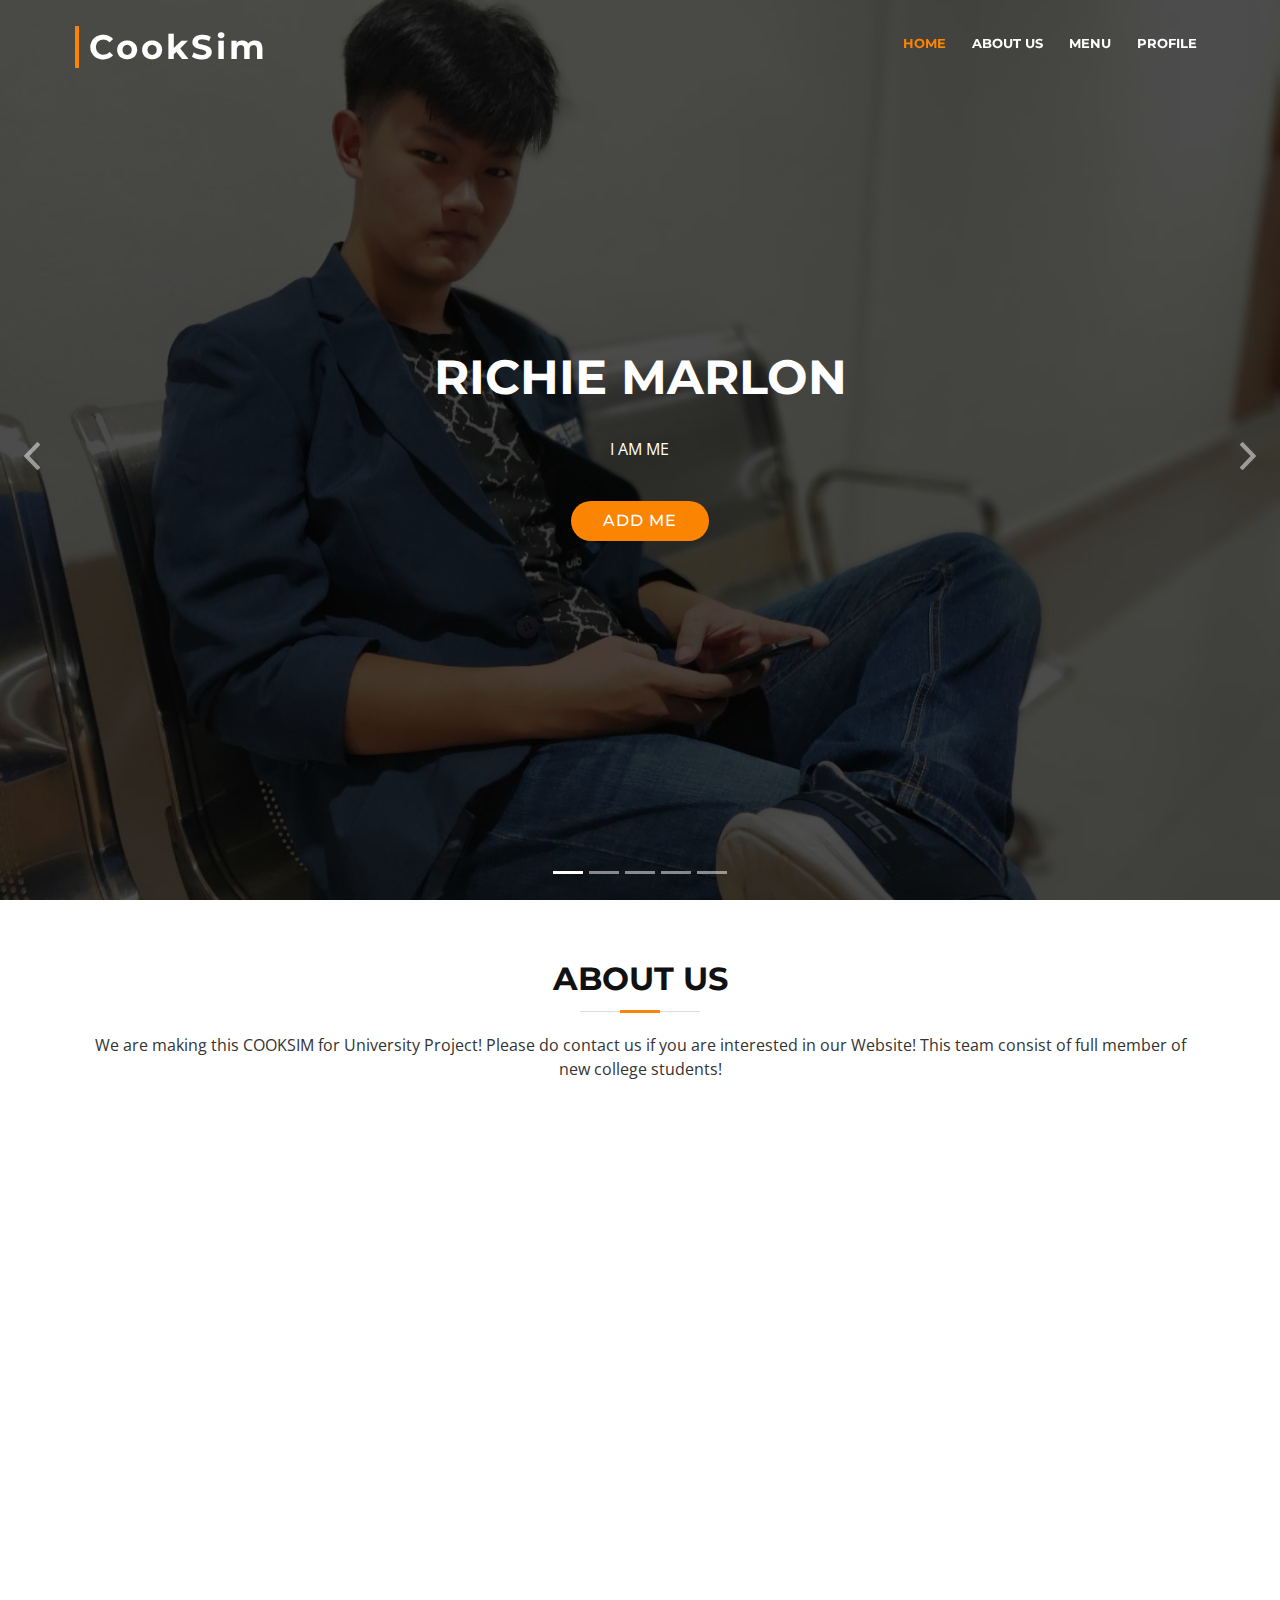
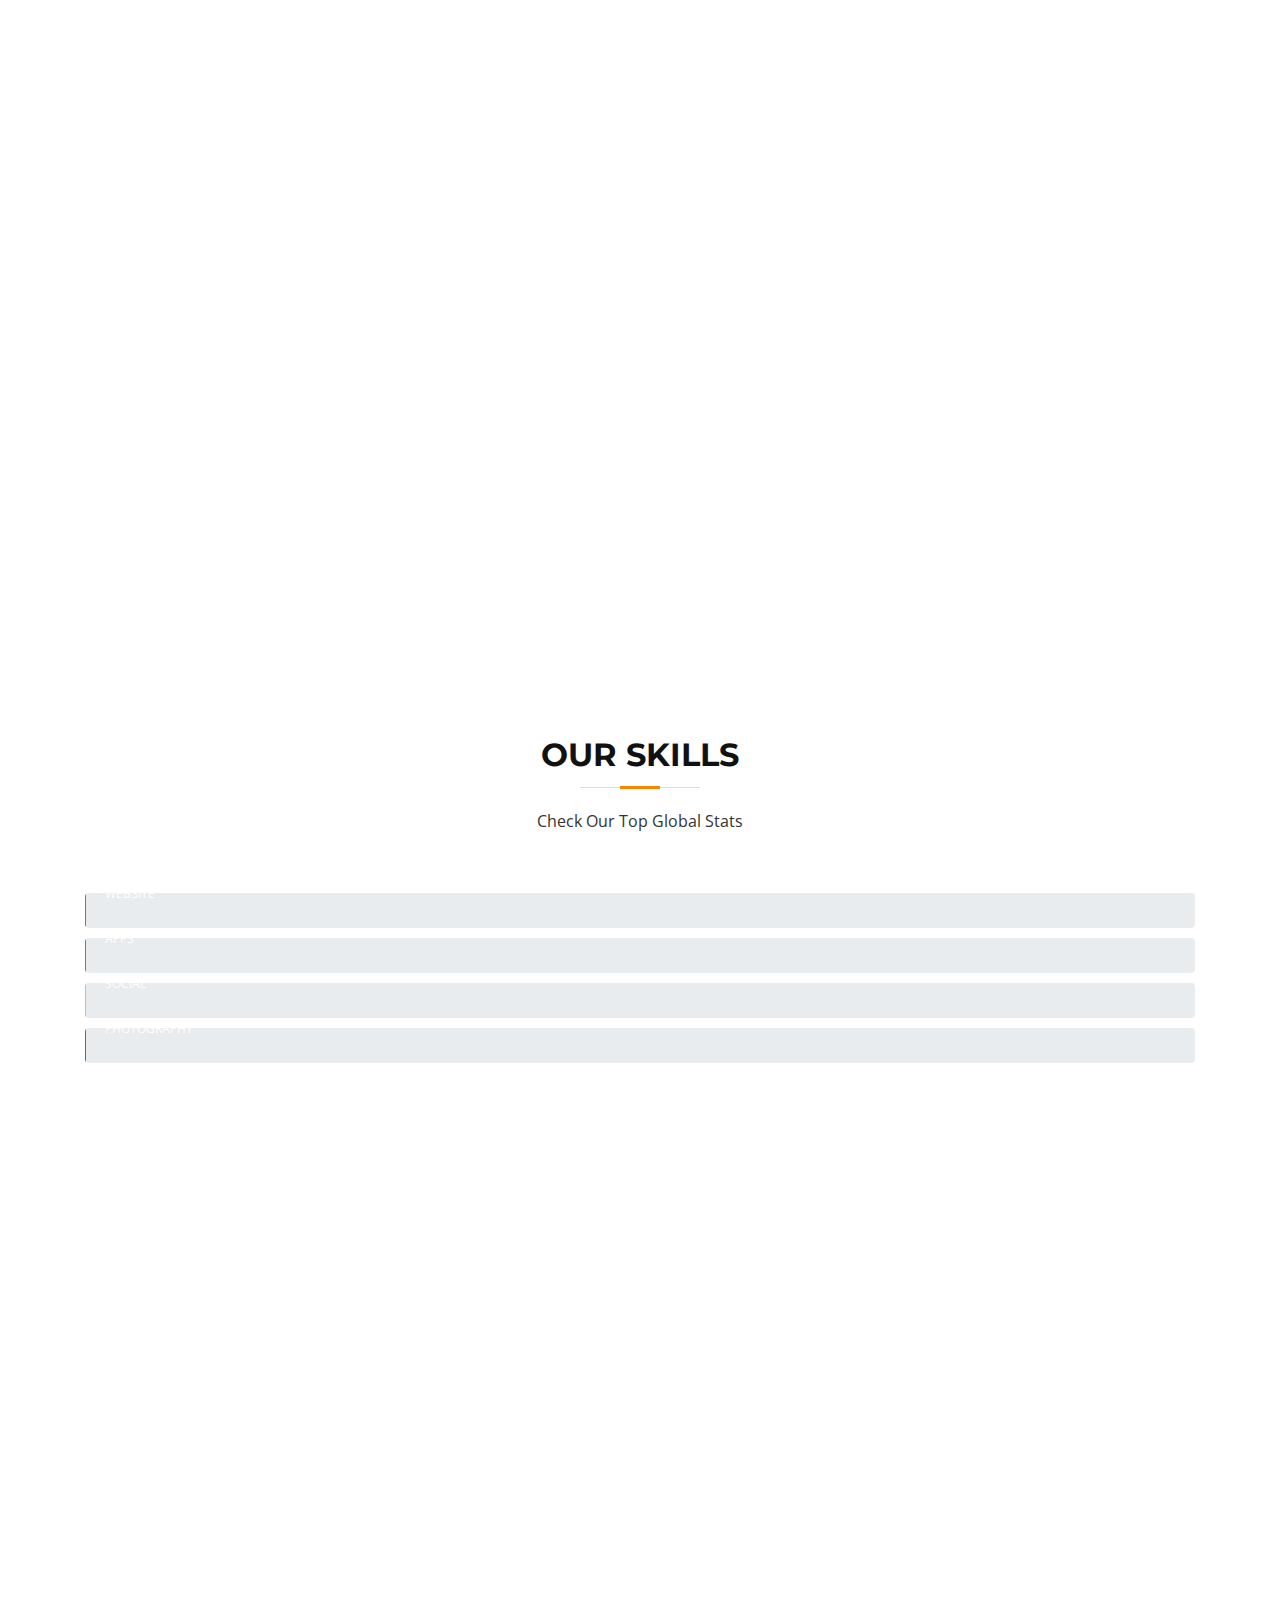
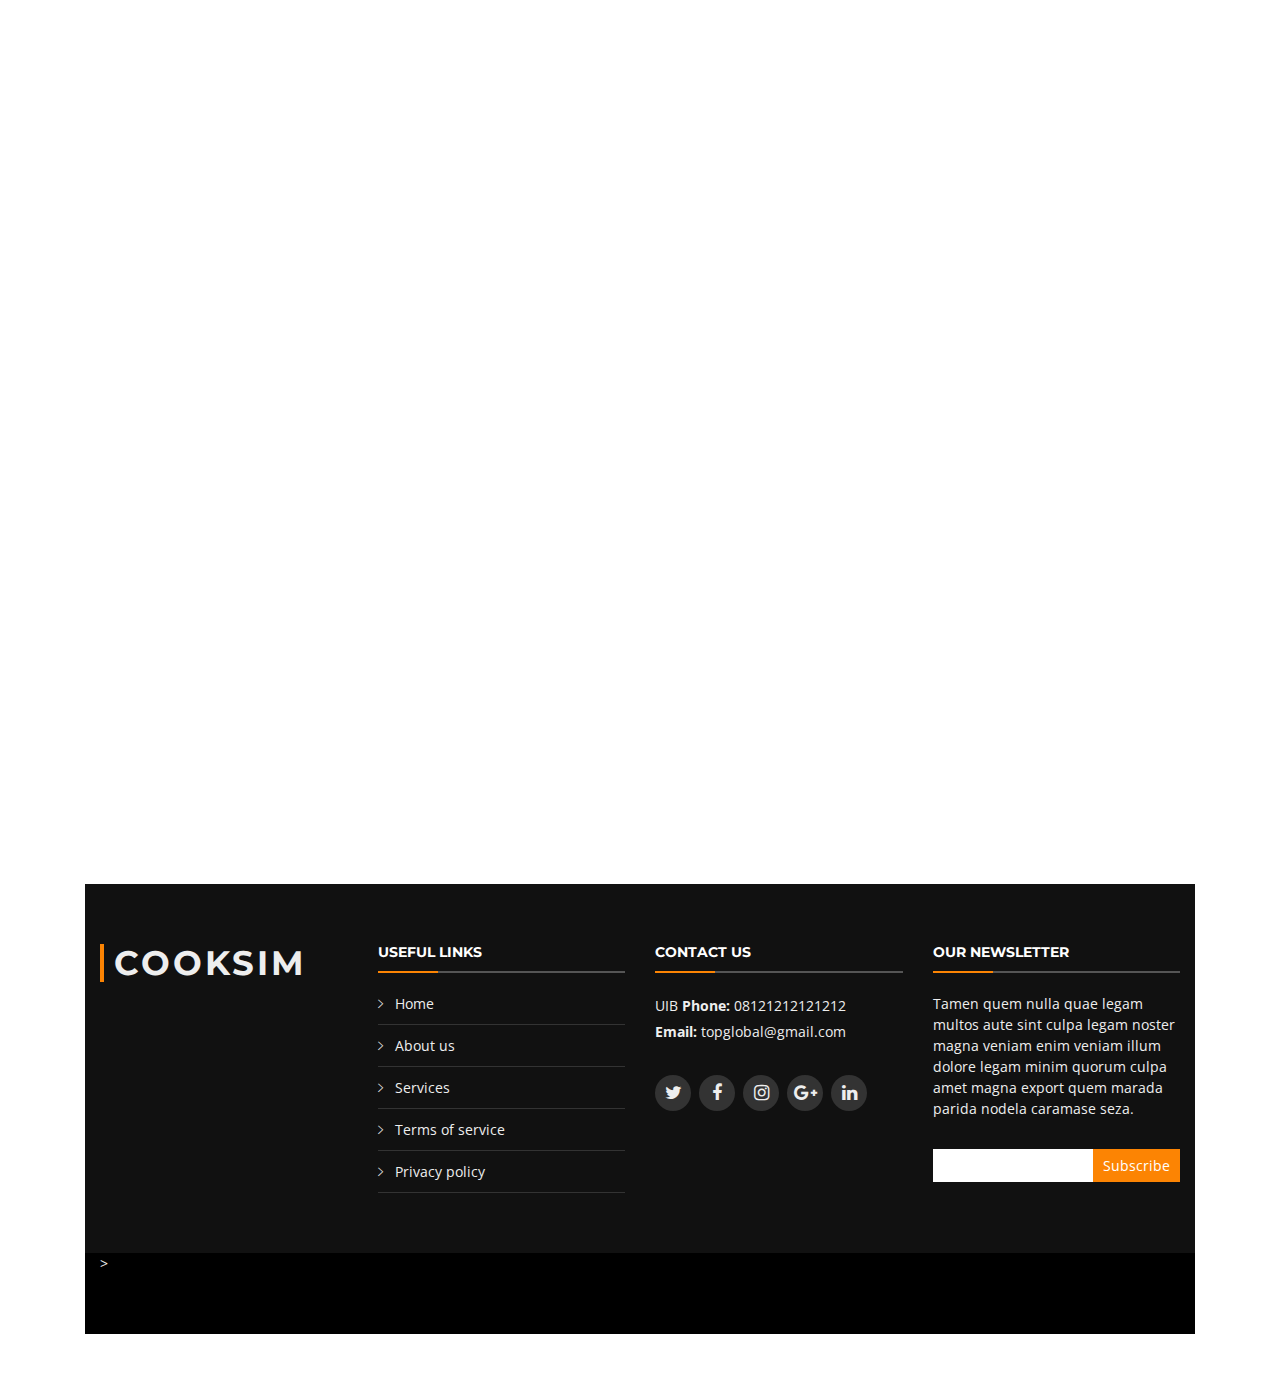
<file: about/index.html>
<!DOCTYPE html>
<html lang="en">
<head>
  <meta charset="utf-8">
  <title>Meet The Team</title>
  <meta content="width=device-width, initial-scale=1.0" name="viewport">
  <meta content="" name="keywords">
  <meta content="" name="description">

  <!-- Favicons -->
  <link href="img/favicon.png" rel="icon">
  <link href="img/apple-touch-icon.png" rel="apple-touch-icon">

  <link href="https://fonts.googleapis.com/css?family=Open+Sans:300,300i,400,400i,700,700i|Montserrat:300,400,500,700" rel="stylesheet">

  <link href="lib/bootstrap/css/bootstrap.min.css" rel="stylesheet">

  <link href="lib/font-awesome/css/font-awesome.min.css" rel="stylesheet">
  <link href="lib/animate/animate.min.css" rel="stylesheet">
  <link href="lib/ionicons/css/ionicons.min.css" rel="stylesheet">
  <link href="lib/owlcarousel/assets/owl.carousel.min.css" rel="stylesheet">
  <link href="lib/lightbox/css/lightbox.min.css" rel="stylesheet">


  <link href="css/style.css" rel="stylesheet">

</head>

<body>

  <!--==========================
    Header
  ============================-->
  <header id="header">
    <div class="container-fluid">

      <div id="logo" class="pull-left">
        <h1><a href="#intro" class="scrollto">CookSim</a></h1>

      </div>

      <nav id="nav-menu-container">
        <ul class="nav-menu">
          <li class="menu-active"><a href="../homepage/home.html">Home</a></li>
          <li><a href="#Top" active>About Us</a></li>
          <li><a href="../library/library/library.html">Menu</a></li>
          <li><a href="../profile/profile.php">Profile</a></li>
        </ul>
      </nav>
    </div>
  </header>

  <section id="intro">
    <div class="intro-container">
      <div id="introCarousel" class="carousel  slide carousel-fade" data-ride="carousel">

        <ol class="carousel-indicators"></ol>

        <div class="carousel-inner" role="listbox">

          <div class="carousel-item active">
            <div class="carousel-background"><img src="img/intro-carousel/1.jpg" alt=""></div>
            <div class="carousel-container">
              <div class="carousel-content">
                <h2>RICHIE MARLON</h2>
                <p>I AM ME</p>
                <a href="#featured-services" class="btn-get-started scrollto">ADD ME</a>
              </div>
            </div>
          </div>

          <div class="carousel-item">
            <div class="carousel-background"><img src="img/intro-carousel/2.jpg" alt=""></div>
            <div class="carousel-container">
              <div class="carousel-content">
                <h2>ELBERT SUN</h2>
                <p>I WILL UNINSTALL MOBILE LEGEND SOON</p>
                <a href="#featured-services" class="btn-get-started scrollto">DONT REPORT PLEASE</a>
              </div>
            </div>
          </div>

          <div class="carousel-item">
            <div class="carousel-background"><img src="img/intro-carousel/3.jpg" alt=""></div>
            <div class="carousel-container">
              <div class="carousel-content">
                <h2>JULIANTIO</h2>
                <p>TOP GLOBAL MASKOT MEME 1SIMA</p>
                <a href="#featured-services" class="btn-get-started scrollto">FOLLOW ME</a>
              </div>
            </div>
          </div>

          <div class="carousel-item">
            <div class="carousel-background"><img src="img/intro-carousel/4.jpg" alt=""></div>
            <div class="carousel-container">
              <div class="carousel-content">
                <h2>JEVIN TAN</h2>
                <p>SKUY LIVIN'</p>
                <a href="#featured-services" class="btn-get-started scrollto">GOOD GOLLY</a>
              </div>
            </div>
          </div>

          <div class="carousel-item">
            <div class="carousel-background"><img src="img/intro-carousel/5.jpg" alt=""></div>
            <div class="carousel-container">
              <div class="carousel-content">
                <h2>ROMA ELISABETH</h2>
                <p>RAMBUTKU DAH GLOBAL NIH</p>
                <a href="#featured-services" class="btn-get-started scrollto">SKUY ADD</a>
              </div>
            </div>
          </div>

        </div>

        <a class="carousel-control-prev" href="#introCarousel" role="button" data-slide="prev">
          <span class="carousel-control-prev-icon ion-chevron-left" aria-hidden="true"></span>
          <span class="sr-only">Previous</span>
        </a>

        <a class="carousel-control-next" href="#introCarousel" role="button" data-slide="next">
          <span class="carousel-control-next-icon ion-chevron-right" aria-hidden="true"></span>
          <span class="sr-only">Next</span>
        </a>

      </div>
    </div>
  </section>

  <main id="main">

    <section id="about">
      <div class="container">

        <header class="section-header">
          <h3>About Us</h3>
          <p>We are making this COOKSIM for University Project! Please do contact us if you are interested in our Website! This team consist of full member of new college students!</p>
        </header>

        <div class="row about-cols">

          <div class="col-md-4 wow fadeInUp">
            <div class="about-col">
              <div class="img">
                <img src="img/about-mission.jpg" alt="" class="img-fluid">
                <div class="icon"><i class="ion-ios-speedometer-outline"></i></div>
              </div>
              <h2 class="title"><a href="#">Our Mission</a></h2>
              <p>
                Make This Website Useful and Unique for everyone~ Obviously will make it USEFUL Brother!
              </p>
            </div>
          </div>

          <div class="col-md-4 wow fadeInUp" data-wow-delay="0.1s">
            <div class="about-col">
              <div class="img">
                <img src="img/about-plan.jpg" alt="" class="img-fluid">
                <div class="icon"><i class="ion-ios-list-outline"></i></div>
              </div>
              <h2 class="title"><a href="#">Contact Us</a></h2>
              <p>
                Just Search Our Name in Instagram!
              </p>
            </div>
          </div>

          <div class="col-md-4 wow fadeInUp" data-wow-delay="0.2s">
            <div class="about-col">
              <div class="img">
                <img src="img/about-vision.jpg" alt="" class="img-fluid">
                <div class="icon"><i class="ion-ios-eye-outline"></i></div>
              </div>
              <h2 class="title"><a href="#">Our Vision</a></h2>
              <p>
                To make a website that can upgrade to an apps and excel in helping out cooking matter also helping out in counting the countdown timer as well.
              </p>
            </div>
          </div>

        </div>

      </div>
    </section>

    <section id="services">
      <div class="container">

        <header class="section-header wow fadeInUp">
          <h3>Services</h3>
          <p>Contact us if you want to ask us to make your website! IT'S FREE</p>
        </header>

        <div class="row">

          <div class="col-lg-4 col-md-6 box wow bounceInUp" data-wow-duration="1.4s">
            <div class="icon"><i class="ion-ios-analytics-outline"></i></div>
            <h4 class="title"><a href="">Free Website</a></h4>
            <p class="description">Voluptatum deleniti atque corrupti quos dolores et quas molestias excepturi sint occaecati cupiditate non provident</p>
          </div>
          <div class="col-lg-4 col-md-6 box wow bounceInUp" data-wow-duration="1.4s">
            <div class="icon"><i class="ion-ios-bookmarks-outline"></i></div>
            <h4 class="title"><a href="">Add Friend</a></h4>
            <p class="description">Minim veniam, quis nostrud exercitation ullamco laboris nisi ut aliquip ex ea commodo consequat tarad limino ata</p>
          </div>
          <div class="col-lg-4 col-md-6 box wow bounceInUp" data-wow-duration="1.4s">
            <div class="icon"><i class="ion-ios-paper-outline"></i></div>
            <h4 class="title"><a href="">To Tell Us A Problem</a></h4>
            <p class="description">Duis aute irure dolor in reprehenderit in voluptate velit esse cillum dolore eu fugiat nulla pariatur</p>
          </div>

        </div>

      </div>

    </section>
    <section id="call-to-action" class="wow fadeIn">
      <div class="container text-center">
        <h3>Call To Action</h3>
        <p> This Is About Us</p>
        <a class="cta-btn" href="#">Call To Action</a>
      </div>
    </section>

    <section id="skills">
      <div class="container">

        <header class="section-header">
          <h3>Our Skills</h3>
          <p>Check Our Top Global Stats</p>
        </header>

        <div class="skills-content">

          <div class="progress">
            <div class="progress-bar bg-success" role="progressbar" aria-valuenow="100" aria-valuemin="0" aria-valuemax="100">
              <span class="skill">Website <i class="val">100%</i></span>
            </div>
          </div>

          <div class="progress">
            <div class="progress-bar bg-info" role="progressbar" aria-valuenow="90" aria-valuemin="0" aria-valuemax="100">
              <span class="skill">Apps <i class="val">90%</i></span>
            </div>
          </div>

          <div class="progress">
            <div class="progress-bar bg-warning" role="progressbar" aria-valuenow="75" aria-valuemin="0" aria-valuemax="100">
              <span class="skill">Social <i class="val">75%</i></span>
            </div>
          </div>

          <div class="progress">
            <div class="progress-bar bg-danger" role="progressbar" aria-valuenow="55" aria-valuemin="0" aria-valuemax="100">
              <span class="skill">Photography <i class="val">55%</i></span>
            </div>
          </div>

        </div>

      </div>
    </section>

    <section id="facts"  class="wow fadeIn">
      <div class="container">

        <header class="section-header">
          <h3>Facts</h3>
          <p>We Are Pretty Confident in Our Skill</p>
        </header>

        <div class="row counters">

  				<div class="col-lg-3 col-6 text-center">
            <span data-toggle="counter-up">12</span>
            <p>Clients</p>
  				</div>

          <div class="col-lg-3 col-6 text-center">
            <span data-toggle="counter-up">2</span>
            <p>Projects</p>
  				</div>

          <div class="col-lg-3 col-6 text-center">
            <span data-toggle="counter-up">9999</span>
            <p>Hours Of Support</p>
  				</div>

          <div class="col-lg-3 col-6 text-center">
            <span data-toggle="counter-up">5</span>
            <p>Hard Workers</p>
  				</div>

  			</div>

      </div>
    </section>

    <section id="team">
      <div class="container">
        <div class="section-header wow fadeInUp">
          <h3>Team</h3>
          <p>Here! Contact Us Now!</p>
        </div>


    <section id="contact" class="section-bg wow fadeInUp">
      <div class="container">

        <div class="section-header">
          <h3>Contact Us</h3>
          <p>Sed ut perspiciatis unde omnis iste natus error sit voluptatem accusantium doloremque</p>
        </div>

        <div class="row contact-info">

          <div class="col-md-4">
            <div class="contact-address">
              <i class="ion-ios-location-outline"></i>
              <h3>Address</h3>
              <address>A108 Adam Street, NY 535022, USA</address>
            </div>
          </div>

          <div class="col-md-4">
            <div class="contact-phone">
              <i class="ion-ios-telephone-outline"></i>
              <h3>Phone Number</h3>
              <p><a href="tel:+155895548855">081212121212</a></p>
            </div>
          </div>

          <div class="col-md-4">
            <div class="contact-email">
              <i class="ion-ios-email-outline"></i>
              <h3>Email</h3>
              <p><a href="mailto:info@example.com">topglobal@gmail.com</a></p>
            </div>
          </div>

        </div>

        <div class="form">
          <div id="sendmessage">Your message has been sent. Thank you!</div>
          <div id="errormessage"></div>
          <form action="" method="post" role="form" class="contactForm">
            <div class="form-row">
              <div class="form-group col-md-6">
                <input type="text" name="name" class="form-control" id="name" placeholder="Your Name" data-rule="minlen:4" data-msg="Please enter at least 4 chars" />
                <div class="validation"></div>
              </div>
              <div class="form-group col-md-6">
                <input type="email" class="form-control" name="email" id="email" placeholder="Your Email" data-rule="email" data-msg="Please enter a valid email" />
                <div class="validation"></div>
              </div>
            </div>
            <div class="form-group">
              <input type="text" class="form-control" name="subject" id="subject" placeholder="Subject" data-rule="minlen:4" data-msg="Please enter at least 8 chars of subject" />
              <div class="validation"></div>
            </div>
            <div class="form-group">
              <textarea class="form-control" name="message" rows="5" data-rule="required" data-msg="Please write something for us" placeholder="Message"></textarea>
              <div class="validation"></div>
            </div>
            <div class="text-center"><button type="submit">Send Message</button></div>
          </form>
        </div>

      </div>
    </section>

  <footer id="footer">
    <div class="footer-top">
      <div class="container">
        <div class="row">

          <div class="col-lg-3 col-md-6 footer-info">
            <h3>COOKSIM</h3>
          </div>

          <div class="col-lg-3 col-md-6 footer-links">
            <h4>Useful Links</h4>
            <ul>
              <li><i class="ion-ios-arrow-right"></i> <a href="#">Home</a></li>
              <li><i class="ion-ios-arrow-right"></i> <a href="#">About us</a></li>
              <li><i class="ion-ios-arrow-right"></i> <a href="#">Services</a></li>
              <li><i class="ion-ios-arrow-right"></i> <a href="#">Terms of service</a></li>
              <li><i class="ion-ios-arrow-right"></i> <a href="#">Privacy policy</a></li>
            </ul>
          </div>

          <div class="col-lg-3 col-md-6 footer-contact">
            <h4>Contact Us</h4>
            <p>
              UIB
              <strong>Phone:</strong> 08121212121212<br>
              <strong>Email:</strong> topglobal@gmail.com<br>
            </p>

            <div class="social-links">
              <a href="#" class="twitter"><i class="fa fa-twitter"></i></a>
              <a href="#" class="facebook"><i class="fa fa-facebook"></i></a>
              <a href="#" class="instagram"><i class="fa fa-instagram"></i></a>
              <a href="#" class="google-plus"><i class="fa fa-google-plus"></i></a>
              <a href="#" class="linkedin"><i class="fa fa-linkedin"></i></a>
            </div>

          </div>

          <div class="col-lg-3 col-md-6 footer-newsletter">
            <h4>Our Newsletter</h4>
            <p>Tamen quem nulla quae legam multos aute sint culpa legam noster magna veniam enim veniam illum dolore legam minim quorum culpa amet magna export quem marada parida nodela caramase seza.</p>
            <form action="" method="post">
              <input type="email" name="email"><input type="submit"  value="Subscribe">
            </form>
          </div>

        </div>
      </div>
    </div>

    <div class="container">
      
    </style>>
      <div class="copyright">
    </div>
  </footer>

  <a href="#" class="back-to-top"><i class="fa fa-chevron-up"></i></a>

  <script src="lib/jquery/jquery.min.js"></script>
  <script src="lib/jquery/jquery-migrate.min.js"></script>
  <script src="lib/bootstrap/js/bootstrap.bundle.min.js"></script>
  <script src="lib/easing/easing.min.js"></script>
  <script src="lib/superfish/hoverIntent.js"></script>
  <script src="lib/superfish/superfish.min.js"></script>
  <script src="lib/wow/wow.min.js"></script>
  <script src="lib/waypoints/waypoints.min.js"></script>
  <script src="lib/counterup/counterup.min.js"></script>
  <script src="lib/owlcarousel/owl.carousel.min.js"></script>
  <script src="lib/isotope/isotope.pkgd.min.js"></script>
  <script src="lib/lightbox/js/lightbox.min.js"></script>
  <script src="lib/touchSwipe/jquery.touchSwipe.min.js"></script>
  <!-- Contact Form JavaScript File -->
  <script src="contactform/contactform.js"></script>

  <!-- Template Main Javascript File -->
  <script src="js/main.js"></script>

</body>
</html>
</file>
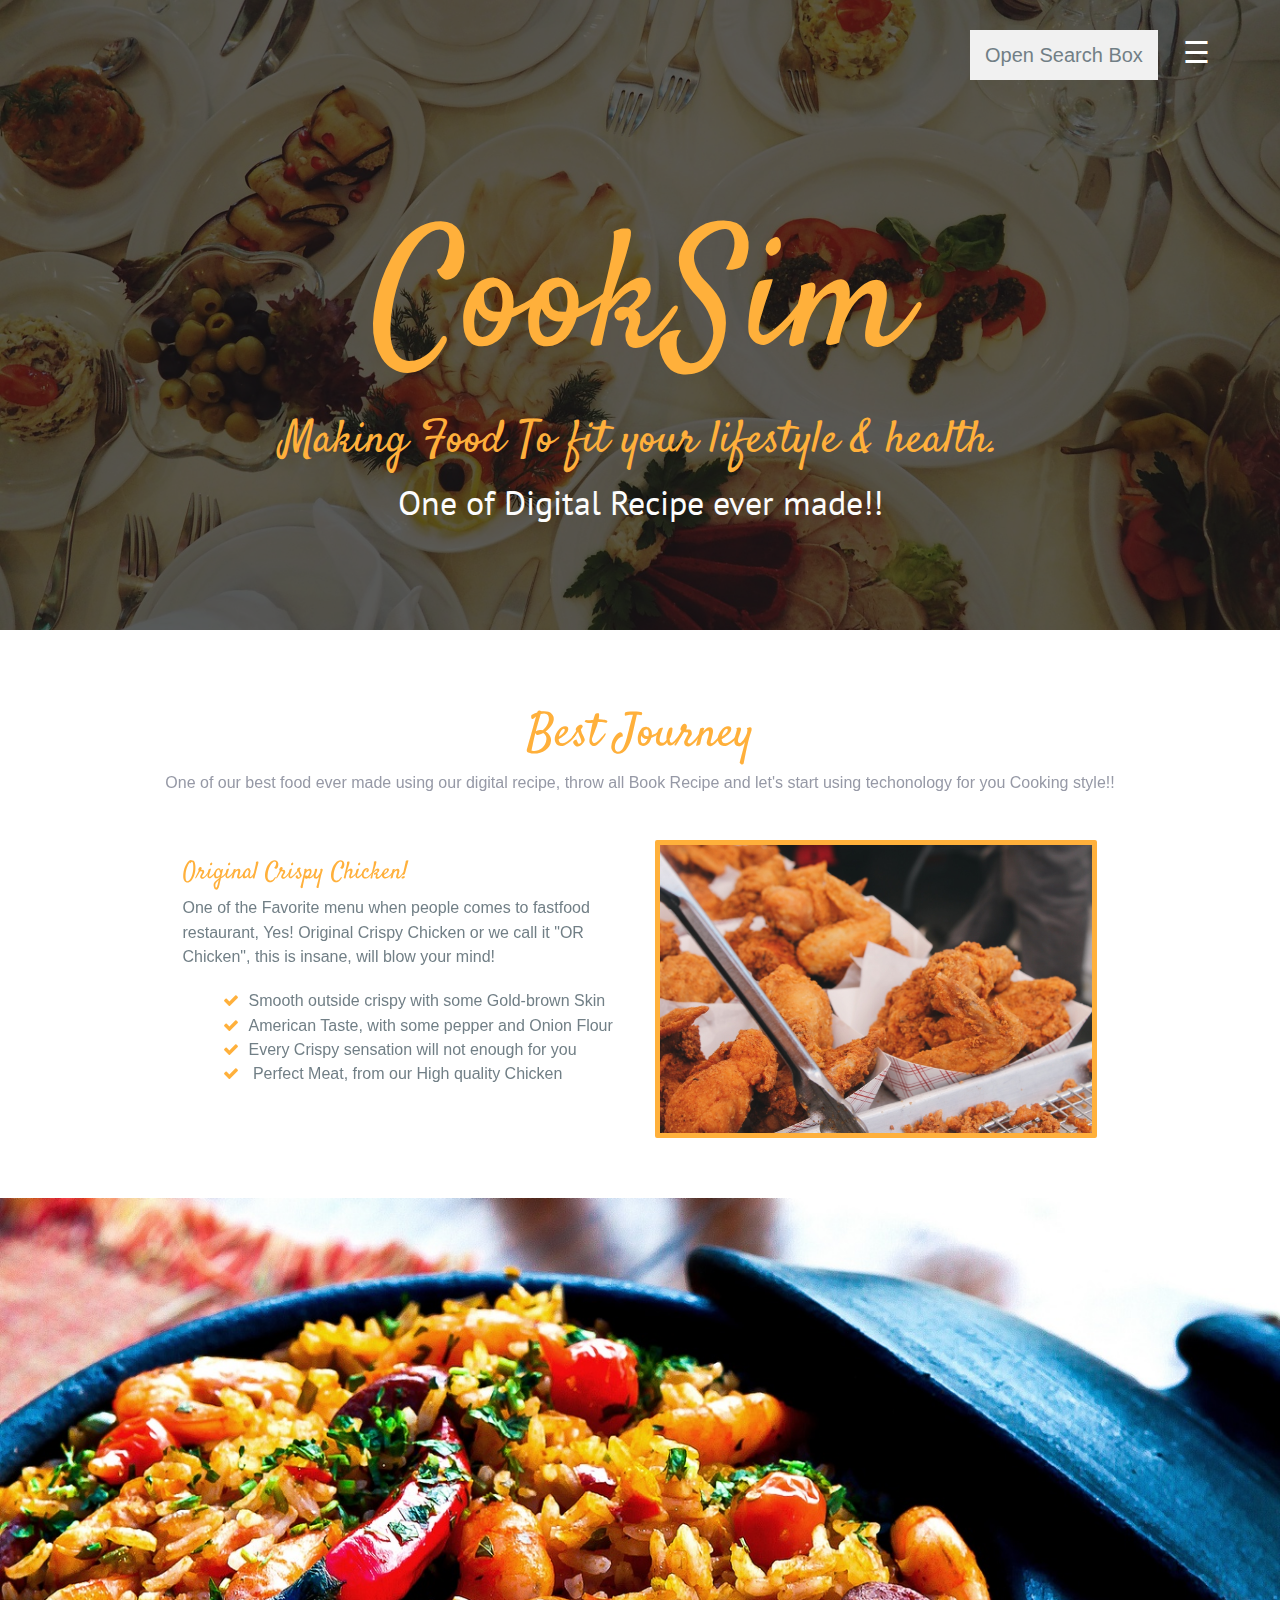
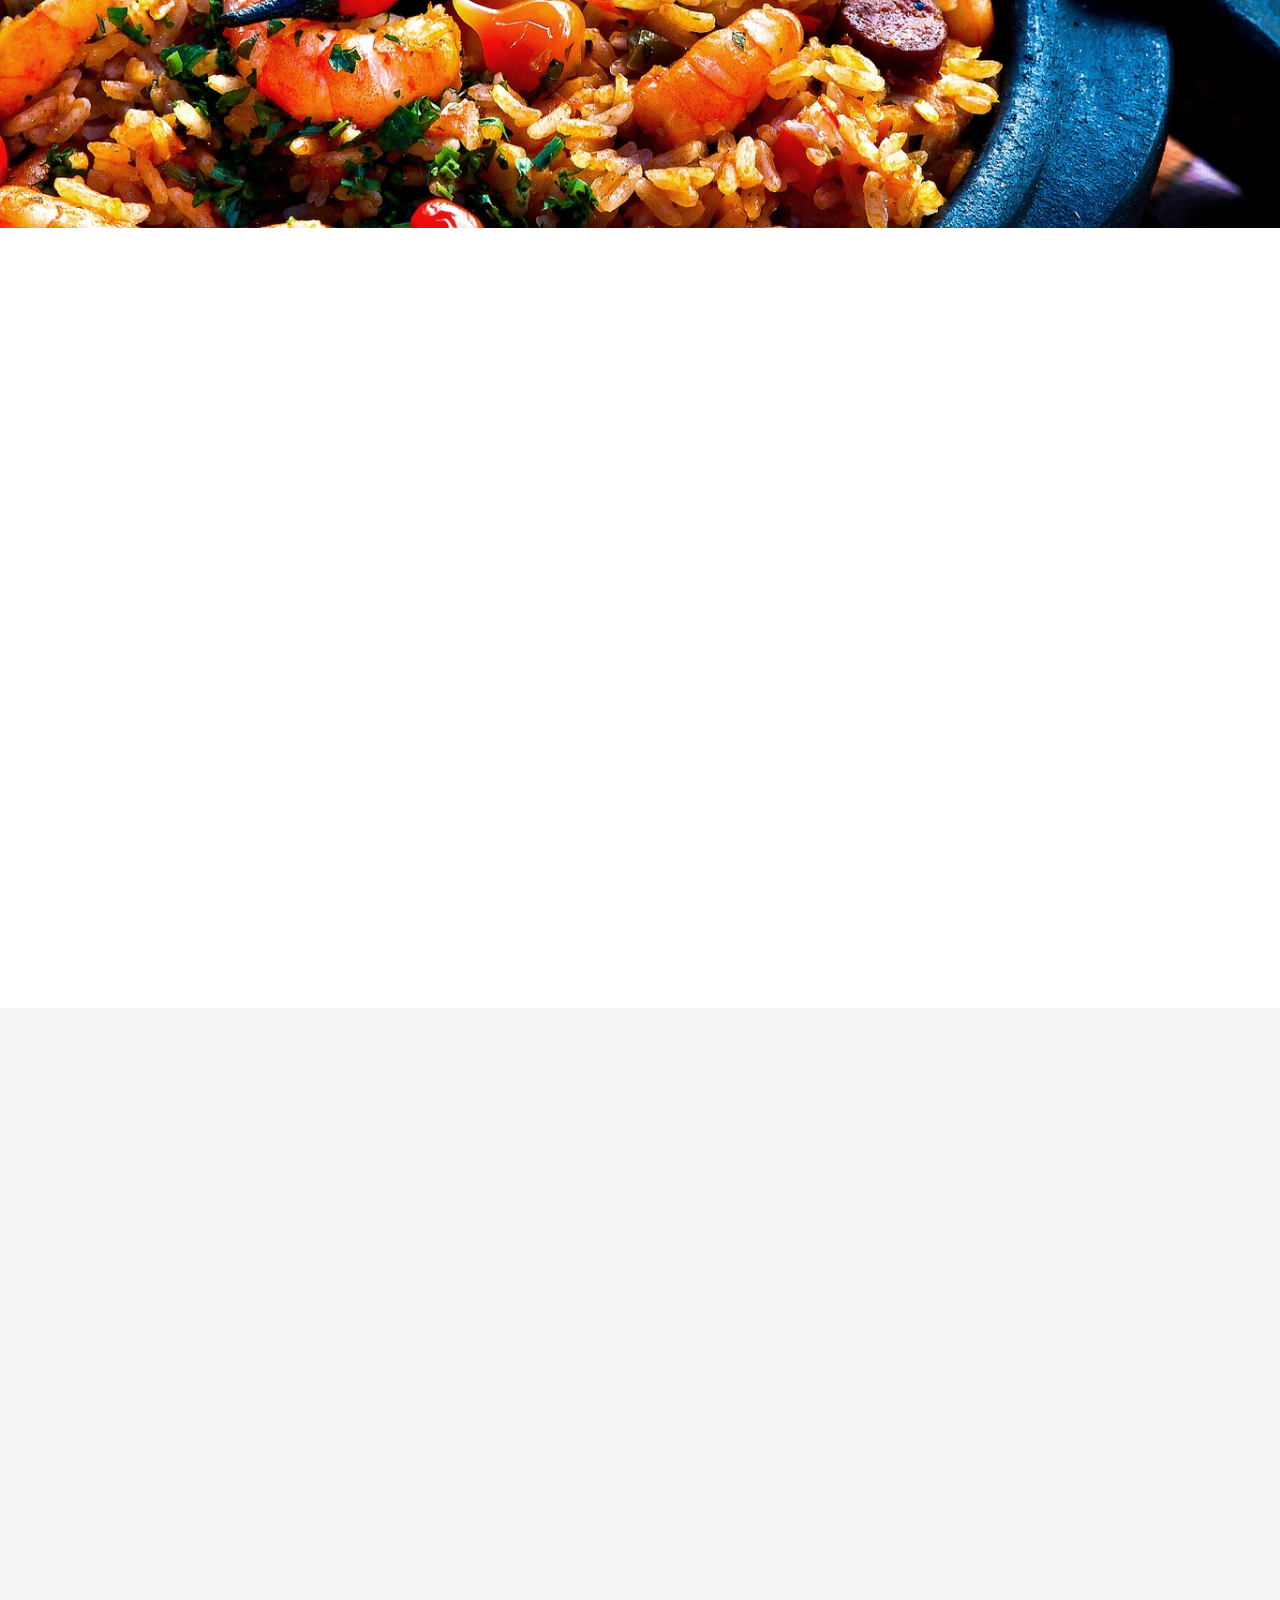
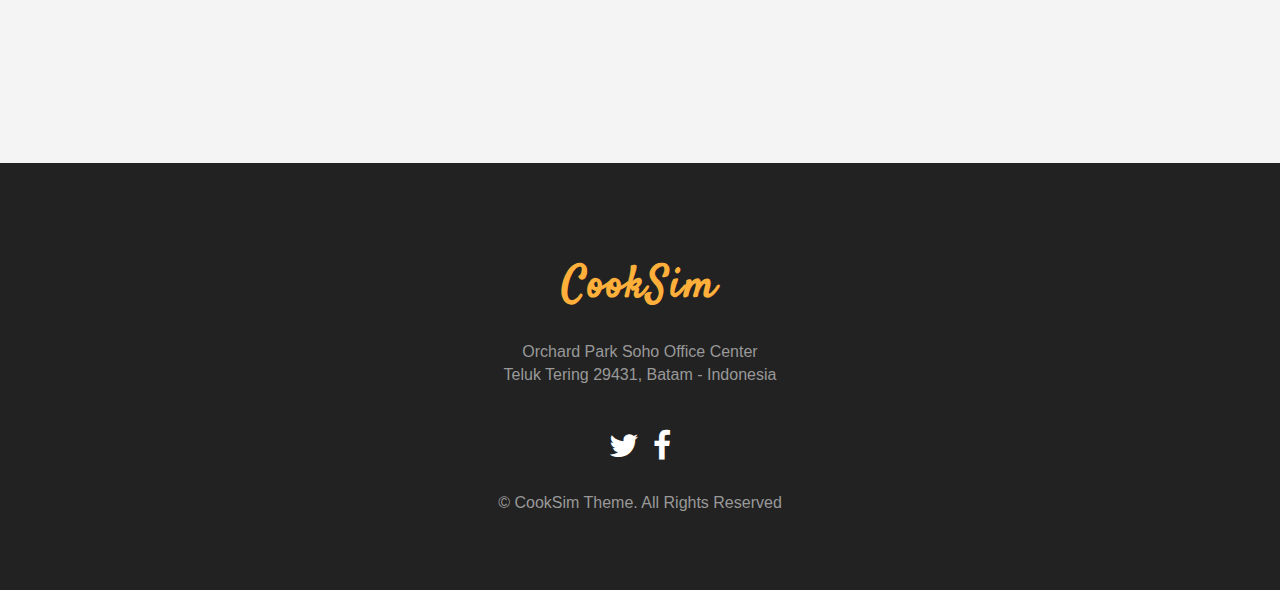
<file: homepage/Delicious/index.html>
<!DOCTYPE html>
<html lang="en">

<head>
  <meta charset="utf-8">
  <meta name="viewport" content="width=device-width, initial-scale=1">
  <title>CookSim</title>

  <link rel="stylesheet" type="text/css" href="https://fonts.googleapis.com/css?family=Satisfy|Bree+Serif|Candal|PT+Sans">
  <link rel="stylesheet" type="text/css" href="css/font-awesome.min.css">
  <link rel="stylesheet" type="text/css" href="css/bootstrap.min.css">
  <link rel="stylesheet" type="text/css" href="css/style.css">
  <link rel="stylesheet" href="css/animate.css">
  <link rel="stylesheet" type="text/css" href="css/aos.css">

<body>
  <!--banner-->
  <section id="banner">
    <div class="bg-color">
      <header id="header">
        <div class="container">

        <div id="myOverlay" class="overlay">
          <span class="closebtn" onclick="closeSearch()" title="Close Overlay">×</span>
          <div class="overlay-content">
            <form action="/action_page.php">
              <input type="text" placeholder="Search.." name="search">
              <button type="submit"><i class="fa fa-search"></i></button>
            </form>
          </div>
        </div>
        <button class="openBtn" onclick="openSearch()">Open Search Box</button>
        <script>
        function openSearch() {
          document.getElementById("myOverlay").style.display = "block";
        }

        function closeSearch() {
          document.getElementById("myOverlay").style.display = "none";
        }
        </script>
        <style>

        * {
          box-sizing: border-box;
        }

        .openBtn {
          background: #f1f1f1;
          border: none;
          padding: 10px 15px;
          margin-top: 30px;
          margin-left: 900px;
          font-size: 20px;
          cursor: pointer;
          position: fixed;
        }

        .openBtn:hover {
          background: #bbb;
        }

        .overlay {
          height: 100%;
          width: 100%;
          display: none;
          position: fixed;
          z-index: 1;
          top: 0;
          left: 0;
          background-color: rgb(0,0,0);
          background-color: rgba(0,0,0, 0.9);
        }

        .overlay-content {
          position: relative;
          top: 46%;
          width: 80%;
          text-align: center;
          margin-top: 30px;
          margin: auto;
        }

        .overlay .closebtn {
          position: absolute;
          top: 20px;
          right: 45px;
          font-size: 60px;
          cursor: pointer;
          color: white;
        }

        .overlay .closebtn:hover {
          color: #ccc;
        }

        .overlay input[type=text] {
          padding: 15px;
          font-size: 17px;
          border: none;
          float: left;
          width: 80%;
          background: white;
        }

        .overlay input[type=text]:hover {
          background: #f1f1f1;
        }

        .overlay button {
          float: left;
          width: 20%;
          padding: 15px;
          background: #ddd;
          font-size: 17px;
          border: none;
          cursor: pointer;
        }

        .overlay button:hover {
          background: #bbb;
        }
        </style>

          <div id="mySidenav" class="sidenav">
            <a href="javascript:void(0)" class="closebtn" onclick="closeNav()">&times;</a>
            <a href="#about">About</a>
            <a href="#event">Event</a>
            <a href="#menu-list">Menu</a>
            <a href="#contact">Input Your Recipe</a>
          </div>
          <!-- Use any element to open the sidenav -->
          <span onclick="openNav()" class="pull-right menu-icon">☰</span>
        </div>
      </header>
      <div class="container">
        <div class="row">
          <div class="inner text-center">
            <h1 class="logo-name animated infinite pulse">CookSim</h1>
            <h2 class="animated  fadeInLeftBig">Making Food To fit your lifestyle & health.</h2>
            <p class="animated delay-1s fadeInRightBig">One of Digital Recipe ever made!!</p>
          </div>
        </div>
      </div>
    </div>
  </section>
  <!-- / banner -->
  <!--about-->
  <section id="about" class="section-padding" > 
    <div class="container" data-aos="flip-up">
      <div class="row">
      	<div data-aos="fade-up"></div>
        <div class="col-md-12 text-center marb-35">
          <h1 class="header-h animated flash infinite">Best Journey</h1>
          <p class="header-p">One of our best food ever made using our digital recipe, throw all Book Recipe and let's start using techonology for you Cooking style!!</p>
        </div>
        <div class="col-md-1"></div>
        <div class="col-md-10">
          <div class="col-md-6 col-sm-6">
            <div class="about-info">
              <h2 class="heading">Original Crispy Chicken!</h2>
              <p>One of the Favorite menu when people comes to fastfood restaurant, Yes! Original Crispy Chicken or we call it "OR Chicken", this is insane, will blow your mind!</p>
              <div class="details-list">
                <ul>
                  <li><i class="fa fa-check"></i>Smooth outside crispy with some Gold-brown Skin</li>
                  <li><i class="fa fa-check"></i>American Taste, with some pepper and Onion Flour</li>
                  <li><i class="fa fa-check"></i>Every Crispy sensation will not enough for you</li>
                  <li><i class="fa fa-check"></i>
                  Perfect Meat, from our High quality Chicken</li>
                </ul>
              </div>
            </div>
          </div>
          <div class="col-md-6 col-sm-6">
            <img src="img/res01.jpg" alt="" class="img-responsive">
          </div>
        </div>
        <div class="col-md-1"></div>
      </div>
    </div>
  </section>
  <!--/about-->
  <!-- event -->
  <section id="event">
    <div class="bg-color" class="section-padding" data-aos="flip-left">
      <div class="container">
        <div class="row">
          <div class="col-xs-12 text-center" style="padding:60px;">
            <h1 class="header-h animated infinite bounce">Up Coming recipes</h1>
            <p class="header-p">Decorations 100% complete here</p>
          </div>
          <div class="col-md-12" style="padding-bottom:60px;">
            <div class="item active left">
              <div class="col-md-6 col-sm-6 left-images">
                <img src="img/res02.jpg" class="img-responsive">
              </div>
              <div class="col-md-6 col-sm-6 details-text">
                <div class="content-holder">
                  <h2>Golden Prawn Fried Rice</h2>
                  <p>Simplicity Fried Rice, Mixing with Red High quality prawn meat, and some Big Chili with small tomatoes, Sausages and paprica. crafted and seasoning by Professional Chef.</p>
                  <address>
                              <strong>Profile: </strong>
                              Chef Austin Geberk (GUI Restaurant)
                              <br>
                              <strong>Level: </strong>
                              Medium Hard
                            </address>
                  <a class="btn btn-imfo btn-read-more" href="events-details.html">Read more</a>
                </div>
              </div>
            </div>
          </div>
        </div>
      </div>
    </div>
  </section>
  <!--/ event -->
  <!-- menu -->
  <section id="menu-list" class="section-padding">
    <div class="container" data-aos="zoom-in-up">
      <div class="row">
        <div class="col-md-12 text-center marb-35">
          <h1 class="header-h animated infinite rubberBand">Menu List</h1>
          <p class="header-p">We are present to you most best recipe ever made, must be try and feel the insane taste!</p>
        </div>

        <div class="col-md-12  text-center" id="menu-flters">
          <ul>
            <li><a class="filter active" data-filter=".menu-restaurant">Show All</a></li>
            <li><a class="filter" data-filter=".breakfast">Breakfast</a></li>
            <li><a class="filter" data-filter=".lunch">Lunch</a></li>
            <li><a class="filter" data-filter=".dinner">Dinner</a></li>
          </ul>
        </div>

        <div id="menu-wrapper">

          <div class="breakfast menu-restaurant">
            <span class="clearfix">
              <a class="menu-title" href="#" data-meal-img="assets/img/restaurant/rib.jpg">Cascade Brisket Chili</a>
              <span style="left: 166px; right: 44px;" class="menu-line"></span>
              <span class="menu-price">⭐⭐⭐⭐</span>
            </span>
            <span class="menu-subtitle">signature flavors</span>
          </div>

          <div class="breakfast menu-restaurant">
            <span class="clearfix">
              <a class="menu-title" href="#" data-meal-img="assets/img/restaurant/rib.jpg">Red Wine Braised Beef with Polenta</a>
              <span style="left: 166px; right: 44px;" class="menu-line"></span>
              <span class="menu-price">⭐⭐⭐</span>
            </span>
            <span class="menu-subtitle">One such offering is this substantial main course</span>
          </div>

          <div class="breakfast menu-restaurant">
            <span class="clearfix">
              <a class="menu-title" href="#" data-meal-img="assets/img/restaurant/rib.jpg">Chicken Cobb Salad</a>
              <span style="left: 166px; right: 44px;" class="menu-line"></span>
              <span class="menu-price">⭐⭐⭐⭐</span>
            </span>
            <span class="menu-subtitle">combines thick slices of chicken breast</span>
          </div>

          <div class="breakfast menu-restaurant">
            <span class="clearfix">
              <a class="menu-title" href="#" data-meal-img="assets/img/restaurant/rib.jpg">Viennese Schnitzel</a>
              <span style="left: 166px; right: 44px;" class="menu-line"></span>
              <span class="menu-price">⭐⭐⭐⭐</span>
            </span>
            <span class="menu-subtitle">gourmet meals (including classic Viennese Schnitzel with a chocolate mousse dessert)</span>
          </div>

          <div class="lunch menu-restaurant">
            <span class="clearfix">
              <a class="menu-title" href="#" data-meal-img="assets/img/restaurant/rib.jpg">Hong Kong-style Curry Chicken</a>
              <span style="left: 166px; right: 44px;" class="menu-line"></span>
              <span class="menu-price">⭐⭐⭐</span>
            </span>
            <span class="menu-subtitle">Served with steamed jasmine rice, salad, and Haagen-Dazs ice cream for dessert,</span>
          </div>

          <div class="lunch menu-restaurant">
            <span class="clearfix">
              <a class="menu-title" href="#" data-meal-img="assets/img/restaurant/rib.jpg">Strawberry Frozen Yogurt Bars</a>
              <span style="left: 166px; right: 44px;" class="menu-line"></span>
              <span class="menu-price">⭐⭐</span>
            </span>
            <span class="menu-subtitle">complimentary sandwiches and Luvo frozen yogurt bars</span>
          </div>

          <div class="lunch menu-restaurant">
            <span class="clearfix">
              <a class="menu-title" href="#" data-meal-img="assets/img/restaurant/rib.jpg">Loco Moco</a>
              <span style="left: 166px; right: 44px;" class="menu-line"></span>
              <span class="menu-price">⭐⭐⭐⭐⭐</span>
            </span>
            <span class="menu-subtitle"> a hamburger patty over steamed white rice, topped with gravy and a sunny side up egg.</span>
          </div>

          <div class="lunch menu-restaurant">
            <span class="clearfix">
              <a class="menu-title" href="#" data-meal-img="assets/img/restaurant/rib.jpg">Kale Salad</a>
              <span style="left: 166px; right: 44px;" class="menu-line"></span>
              <span class="menu-price">⭐⭐⭐</span>
            </span>
            <span class="menu-subtitle">Beyond snack boxes of packaged sweet and salty treats</span>
          </div>

          <div class="lunch menu-restaurant">
            <span class="clearfix">
              <a class="menu-title" href="#" data-meal-img="assets/img/restaurant/rib.jpg">Sirloin Sandwich</a>
              <span style="left: 166px; right: 44px;" class="menu-line"></span>
              <span class="menu-price">⭐⭐⭐⭐</span>
            </span>
            <span class="menu-subtitle">One offering is this sirloin sandwich, made with top sirloin steak, red-wine caramelized onions, white cheddar</span>
          </div>

          <div class="dinner menu-restaurant">
            <span class="clearfix">
              <a class="menu-title" href="#" data-meal-img="assets/img/restaurant/rib.jpg">Lasagna with Malbec and Flan</a>
              <span style="left: 166px; right: 44px;" class="menu-line"></span>
              <span class="menu-price">⭐⭐⭐</span>
            </span>
            <span class="menu-subtitle">This is one instance where you’ll want to choose the pasta</span>
          </div>

          <div class="dinner menu-restaurant">
            <span class="clearfix">
              <a class="menu-title" href="#" data-meal-img="assets/img/restaurant/rib.jpg">Classic Arabic Mezze</a>
              <span style="left: 166px; right: 44px;" class="menu-line"></span>
              <span class="menu-price">⭐⭐</span>
            </span>
            <span class="menu-subtitle">enjoys hummus, tabouleh, muhammara, and lahim bil agine served with Arabic bread.</span>
          </div>

          <div class="dinner menu-restaurant">
            <span class="clearfix">
              <a class="menu-title" href="#" data-meal-img="assets/img/restaurant/rib.jpg">Ravioli and Dulce de Leche Cake</a>
              <span style="left: 166px; right: 44px;" class="menu-line"></span>
              <span class="menu-price">⭐⭐⭐⭐⭐</span>
            </span>
            <span class="menu-subtitle">TAM’s wine menu—save room for the dulce de leche dessert.</span>
          </div>
        </div>

      </div>
    </div>
  </section>
  <!--/ menu -->
  <!-- contact -->
  <section id="contact" class="section-padding">
    <div class="container" data-aos="zoom-out-up">
      <div class="row">
        <div class="col-md-12 text-center">
          <h1 class="header-h animated infinite tada">Post Your Recipe</h1>
          <p class="header-p">To give our best Service to you, please post a Recipe whatever you are. Everyone can give a feedback and review for you!</p>
        </div>
      </div>
      <div class="row msg-row">
        <div class="col-md-4 col-sm-4 mr-15">
          <div class="media-2">
            <div class="media-left">
              <div class="contact-phone bg-1 text-center"><span class="phone-in-talk fa fa-phone"></span></div>
            </div>
            <div class="media-body">
              <h4 class="dark-blue regular">Phone Numbers</h4>
              <p class="light-blue regular alt-p">+62 812 474 714 779 887 - <span class="contacts-sp">Phone Booking</span></p>
            </div>
          </div>
          <div class="media-2">
            <div class="media-left">
              <div class="contact-email bg-14 text-center"><span class="hour-icon fa fa-clock-o"></span></div>
            </div>
            <div class="media-body">
              <h4 class="dark-blue regular">Opening Hours</h4>
              <p class="light-blue regular alt-p"> Monday to Friday 09.00 - 24:00</p>
              <p class="light-blue regular alt-p">
                Friday and Sunday 08:00 - 03.00
              </p>
            </div>
          </div>
        </div>
        <div class="col-md-8 col-sm-8">
          <form action="" method="post" role="form" class="contactForm">
            <div id="sendmessage">Your booking request has been sent. Thank you!</div>
            <div id="errormessage"></div>
            <div class="col-md-6 col-sm-6 contact-form pad-form">
              <div class="form-group label-floating is-empty">
                <input type="text" name="name" class="form-control" id="name" placeholder="Your Recipe Name" data-rule="minlen:4" data-msg="Please enter at least 4 chars" />
                <div class="validation"></div>
              </div>

            </div>
            <div class="col-md-6 col-sm-6 contact-form">
              <div class="form-group">
                <input type="date" class="form-control label-floating is-empty" name="date" id="date" placeholder="date" data-rule="required" data-msg="This field is required" />
                <div class="validation"></div>
              </div>
            </div>
            <div class="col-md-6 col-sm-6 contact-form pad-form">
              <div class="form-group">
                <input type="email" class="form-control label-floating is-empty" name="email" id="email" placeholder="Category" data-rule="email" data-msg="Please enter a valid email" />
                <div class="validation"></div>
              </div>
            </div>
            <div class="col-md-6 col-sm-6 contact-form">
              <div class="form-group">
                <input type="time" class="form-control label-floating is-empty" name="time" id="time" placeholder="Time" data-rule="required" data-msg="This field is required" />
                <div class="validation"></div>
              </div>
            </div>
            <div class="col-md-6 col-sm-6 contact-form">
              <div class="form-group">
                <input type="text" class="form-control label-floating is-empty" name="phone" id="phone" placeholder="Ingredients" data-rule="required" data-msg="This field is required" />
                <div class="validation"></div>
              </div>
            </div>
            <div class="col-md-6 col-sm-6 contact-form">
              <div class="form-group">
                <input type="text" class="form-control label-floating is-empty" name="People" id="people" placeholder="Profile" data-rule="required" data-msg="This field is required" />
                <div class="validation"></div>
              </div>
            </div>
            <div class="col-md-12 contact-form">
              <div class="form-group label-floating is-empty">
                <textarea class="form-control" name="message" rows="5" rows="3" data-rule="required" data-msg="Please write something for us" placeholder="Step"></textarea>
                <div class="validation"></div>
              </div>

            </div>
            <div class="col-md-12 btnpad">
              <div class="contacts-btn-pad">
                <button class="contacts-btn">Post Recipe</button>
              </div>
            </div>
          </form>
        </div>
      </div>
    </div>
  </section>
  <!-- / contact -->
  <!-- footer -->
  <footer class="footer text-center">
    <div class="footer-top">
      <div class="row">
        <div class="col-md-offset-3 col-md-6 text-center">
          <div class="widget">
            <h4 class="widget-title">CookSim  </h4>
            <address>Orchard Park Soho Office Center<br>Teluk Tering 29431, Batam - Indonesia </address>
            <div class="social-list">
              <a href="#"><i class="fa fa-twitter" aria-hidden="true"></i></a>
              <a href="#"><i class="fa fa-facebook" aria-hidden="true"></i></a>
            </div>
            <p class="copyright clear-float">
              © CookSim Theme. All Rights Reserved
              <div class="credits">
              </div>
            </p>
          </div>
        </div>
      </div>
    </div>
  </footer>
  <!-- / footer -->

  <script src="js/jquery.min.js"></script>
  <script src="js/jquery.easing.min.js"></script>
  <script src="js/bootstrap.min.js"></script>
  <script src="js/custom.js"></script>
  <script src="contactform/contactform.js"></script>
  <script src="https://code.jquery.com/jquery-3.4.1.js"></script>
  <script src="js/aos.js"></script>
  <script type="text/javascript">
  	AOS. init ({
  		duration :1200,
  	});
  </script>
</body>

</html>
</file>
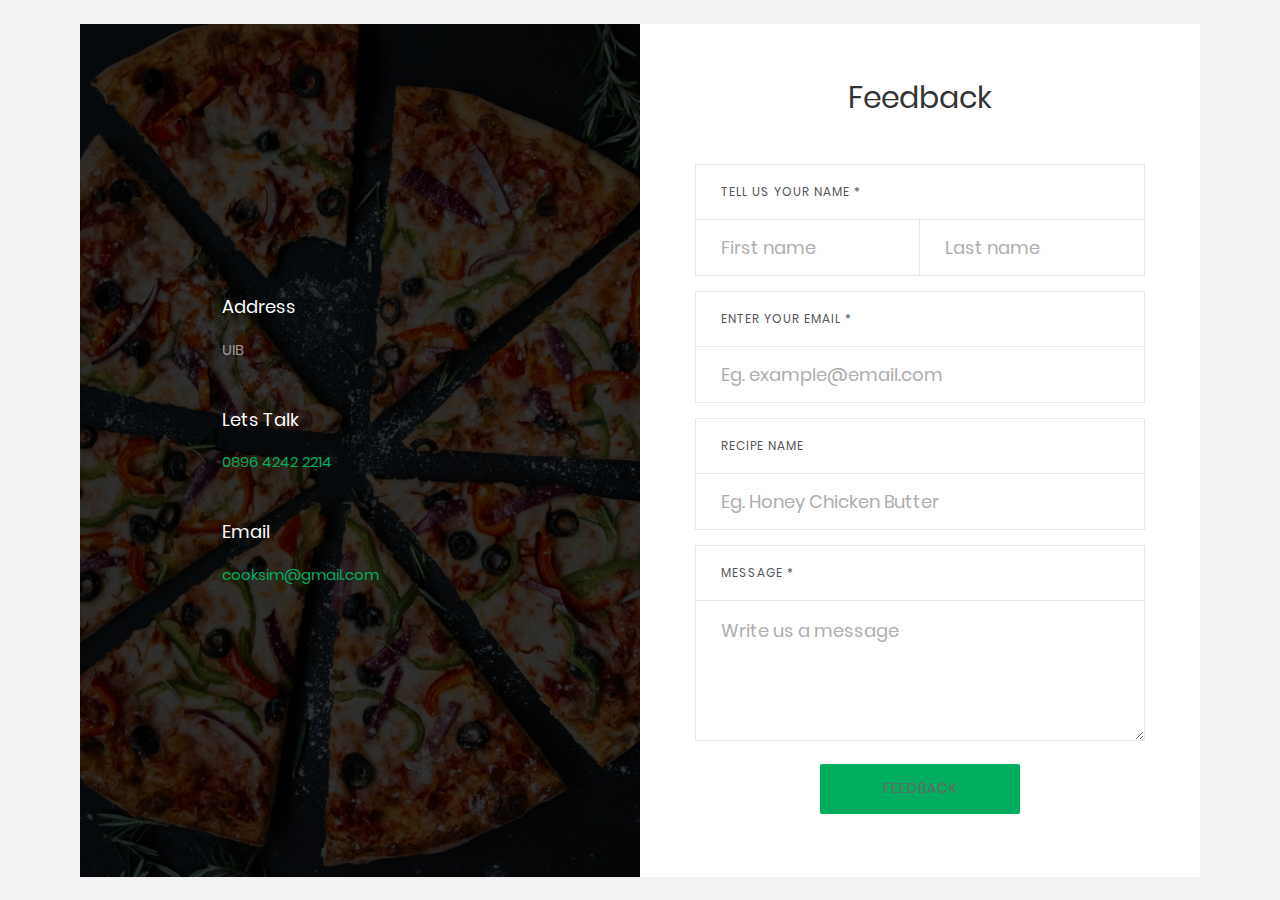
<file: feedback/feedback.html>
<!DOCTYPE html>
<html lang="en">
<head>
	<title>Feedback Page</title>
	<meta charset="UTF-8">
	<meta name="viewport" content="width=device-width, initial-scale=1">
<!--===============================================================================================-->
	<link rel="icon" type="image/png" href="images/icons/favicon.ico"/>
<!--===============================================================================================-->
	<link rel="stylesheet" type="text/css" href="vendor/bootstrap/css/bootstrap.min.css">
<!--===============================================================================================-->
	<link rel="stylesheet" type="text/css" href="fonts/font-awesome-4.7.0/css/font-awesome.min.css">
<!--===============================================================================================-->
	<link rel="stylesheet" type="text/css" href="fonts/Linearicons-Free-v1.0.0/icon-font.min.css">
<!--===============================================================================================-->
	<link rel="stylesheet" type="text/css" href="vendor/animate/animate.css">
<!--===============================================================================================-->
	<link rel="stylesheet" type="text/css" href="vendor/css-hamburgers/hamburgers.min.css">
<!--===============================================================================================-->
	<link rel="stylesheet" type="text/css" href="vendor/animsition/css/animsition.min.css">
<!--===============================================================================================-->
	<link rel="stylesheet" type="text/css" href="vendor/select2/select2.min.css">
<!--===============================================================================================-->
	<link rel="stylesheet" type="text/css" href="vendor/daterangepicker/daterangepicker.css">
<!--===============================================================================================-->
	<link rel="stylesheet" type="text/css" href="css/util.css">
	<link rel="stylesheet" type="text/css" href="css/main.css">
<!--===============================================================================================-->
</head>
<body>


	<div class="container-contact100">
		<div class="wrap-contact100">
			<form class="contact100-form validate-form">
				<span class="contact100-form-title">
					Feedback
				</span>

				<label class="label-input100" for="first-name">Tell us your name *</label>
				<div class="wrap-input100 rs1-wrap-input100 validate-input" data-validate="Type first name">
					<input id="first-name" class="input100" type="text" name="first-name" placeholder="First name">
					<span class="focus-input100"></span>
				</div>
				<div class="wrap-input100 rs2-wrap-input100 validate-input" data-validate="Type last name">
					<input class="input100" type="text" name="last-name" placeholder="Last name">
					<span class="focus-input100"></span>
				</div>

				<label class="label-input100" for="email">Enter your email *</label>
				<div class="wrap-input100 validate-input" data-validate = "Valid email is required: ex@abc.xyz">
					<input id="email" class="input100" type="text" name="email" placeholder="Eg. example@email.com">
					<span class="focus-input100"></span>
				</div>

				<label class="label-input100" for="phone">Recipe Name</label>
				<div class="wrap-input100">
					<input id="phone" class="input100" type="text" name="phone" placeholder="Eg. Honey Chicken Butter">
					<span class="focus-input100"></span>
				</div>

				<label class="label-input100" for="message">Message *</label>
				<div class="wrap-input100 validate-input" data-validate = "Message is required">
					<textarea id="message" class="input100" name="message" placeholder="Write us a message"></textarea>
					<span class="focus-input100"></span>
				</div>

				<div class="container-contact100-form-btn">
					<button class="contact100-form-btn"> <a href="../homepage/home.html">
						Feedback</a>
					</button>
				</div>
			</form>

			<div class="contact100-more flex-col-c-m" style="background-image: url('images/bg-02.jpg');">
				<div class="flex-w size1 p-b-47">
					<div class="txt1 p-r-25">
						<span class="lnr lnr-map-marker"></span>
					</div>

					<div class="flex-col size2">
						<span class="txt1 p-b-20">
							Address
						</span>

						<span class="txt2">
							UIB
						</span>
					</div>
				</div>

				<div class="dis-flex size1 p-b-47">
					<div class="txt1 p-r-25">
						<span class="lnr lnr-phone-handset"></span>
					</div>

					<div class="flex-col size2">
						<span class="txt1 p-b-20">
							Lets Talk
						</span>

						<span class="txt3">
							0896 4242 2214
						</span>
					</div>
				</div>

				<div class="dis-flex size1 p-b-47">
					<div class="txt1 p-r-25">
						<span class="lnr lnr-envelope"></span>
					</div>

					<div class="flex-col size2">
						<span class="txt1 p-b-20">
							Email
						</span>

						<span class="txt3">
							cooksim@gmail.com
						</span>
					</div>
				</div>
			</div>
		</div>
	</div>



	<div id="dropDownSelect1"></div>

<!--===============================================================================================-->
	<script src="vendor/jquery/jquery-3.2.1.min.js"></script>
<!--===============================================================================================-->
	<script src="vendor/animsition/js/animsition.min.js"></script>
<!--===============================================================================================-->
	<script src="vendor/bootstrap/js/popper.js"></script>
	<script src="vendor/bootstrap/js/bootstrap.min.js"></script>
<!--===============================================================================================-->
	<script src="vendor/select2/select2.min.js"></script>
	<script>
		$(".selection-2").select2({
			minimumResultsForSearch: 20,
			dropdownParent: $('#dropDownSelect1')
		});
	</script>
<!--===============================================================================================-->
	<script src="vendor/daterangepicker/moment.min.js"></script>
	<script src="vendor/daterangepicker/daterangepicker.js"></script>
<!--===============================================================================================-->
	<script src="vendor/countdowntime/countdowntime.js"></script>
<!--===============================================================================================-->
	<script src="js/main.js"></script>
	<!-- Global site tag (gtag.js) - Google Analytics -->
	<script async src="https://www.googletagmanager.com/gtag/js?id=UA-23581568-13"></script>
	<script>
	  window.dataLayer = window.dataLayer || [];
	  function gtag(){dataLayer.push(arguments);}
	  gtag('js', new Date());

	  gtag('config', 'UA-23581568-13');
	</script>
</body>
</html>
</file>
<file: homepage/Delicious/css/style.css>
body {
	font-size: 15px;
    line-height: 1.52;
    color: #717f86;
    font-size: 16px;
	font-family: 'Open Sans', sans-serif;
    font-weight: 400;
    overflow-x: hidden;
}
ol, ul {
	list-style: none;
}
blockquote, q {
	quotes: none;
}
blockquote:before, blockquote:after,
q:before, q:after {
	content: '';
	content: none;
}
table {
	border-collapse: collapse;
	border-spacing: 0;
}
#banner{
    background: url(../img/banner-bg.jpg) no-repeat center top;
    background-size: cover;
    min-height: 630px;
}
.bg-color{
    background-color: RGBA(0, 0, 0, 0.61);
    min-height: 630px;
}
#banner h2{
    font-family: 'Satisfy', sans-serif;
    font-size: 45px;
    color: #FFB03B;
}
#banner p{
    font-family: 'PT Sans', sans-serif;
    color: #fcfcfc;
    font-size: 34px;
}
.section-padding{
    padding: 60px 0px;
}
.logo-name{
    font-family: 'Satisfy', sans-serif;
    font-size: 165px;
    margin-top: 140px;
    color: #FFB03B;
}
.sidenav {
    height: 100%;
    width: 0;
    position: fixed;
    z-index: 1;
    top: 0;
    right: 0;
    background-color: #111;
    overflow-x: hidden;
    padding-top: 60px;
    transition: 0.5s;
}
.sidenav a {
    padding: 8px 8px 8px 32px;
    text-decoration: none;
    font-size: 25px;
    color: #818181;
    display: block;
    transition: 0.3s
}
.sidenav a:hover, .offcanvas a:focus{
    color: #f1f1f1;
}
.closebtn {
    position: absolute;
    top: 0;
    right: 25px;
    font-size: 36px !important;
    margin-left: 50px;
}
#main {
    transition: margin-left .5s;
    padding: 20px;
}
.menu-icon
{
    color: #fff;
    font-size: 30px;
    margin-top: 30px;
    cursor: pointer;
}

.header-h {
    color: #FFB03B;
    font-size: 46px;
    font-family: 'Satisfy', sans-serif;
    font-weight: 300;
}
.header-p {
    color: #9699a6;
    font-size: 16px;
}
.msg-row {
    margin-top: 56px;
}
.media-body, .media-left, .media-right {
    display: table-cell;
    vertical-align: top;
}
.bg-13 {background-color: #f04e4e;
    width: 70px;
    height: 70px;
    border-radius: 50%;
}
.contact-icon {
    color: #fff;
    position: absolute;
    left: 34px;
    font-size: 32px;
    margin-top: 18px;
}
.bg-1 {
    background-color: #fecc17;
    width: 70px;
    height: 70px;
    border-radius: 50%;
}
.bg-14 {
    background-color: #ccdb38;
    width: 70px;
    height: 70px;
    border-radius: 50%;
}
.dark-blue {
    color: #31364c;
    font-size: 24px;
    margin-top: 0;
}
.light-blue {
    color: #9699a6;
    font-size: 16px;
    margin-bottom: 1px;
}
.media-body {
    margin-left: 10px;
    padding-left: 13px;
}
.media-2 {
    margin-top: 30px;
}
.newinput .form-group {
    margin: 8px 0 9px !important;
    padding-bottom: 10px;
}
.contact-form .form-control {
    color: #000 !important;
    font-size: 16px;
    font-weight: normal;
    height: 38px;
    line-height: 1.42857;
    padding: 7px 0;
}
.form-control, .form-group .form-control {
    border: 0;
    background-image: -webkit-gradient(linear, left top, left bottom, from(#009688), to(#009688)), -webkit-gradient(linear, left top, left bottom, from(#D2D2D2), to(#D2D2D2));
    background-image: -webkit-linear-gradient(#009688, #009688), -webkit-linear-gradient(#D2D2D2, #D2D2D2);
    background-image: -o-linear-gradient(#009688, #009688), -o-linear-gradient(#D2D2D2, #D2D2D2);
    background-image: linear-gradient(#009688, #009688), linear-gradient(#D2D2D2, #D2D2D2);
    -webkit-background-size: 0 2px, 100% 1px;
    background-size: 0 2px, 100% 1px;
    background-repeat: no-repeat;
    background-position: center bottom, center -webkit-calc(100% - 1px);
    background-position: center bottom, center calc(100% - 1px);
    background-color: rgba(0, 0, 0, 0);
    -webkit-transition: background 0s ease-out;
    -o-transition: background 0s ease-out;
    transition: background 0s ease-out;
    float: none;
    -webkit-box-shadow: none;
    box-shadow: none;
    border-radius: 0;
}
.contact-form {
    margin: 8px 0 9px !important;
    padding-bottom: 10px;
}
.contact-form textarea.form-control {
    color: #000 !important;
    height: auto;
}
.contacts-btn {
    background-color:  #FFB03B !important;
    color: #ffffff !important;
    width: 170px;
    height: 54px;
    border-radius: 3px;
    font-size: 16px;
    font-family: 'Roboto', sans-serif;
    font-weight: normal;
    text-transform: capitalize;
    border: 0px;
    color: #000 !important;
}

.validation {
    color: red;
    display:none;
    margin: 0 0 20px;
    font-weight:400;
    font-size:13px;
}

#sendmessage {
    color: green;
    border:1px solid green;
    display:none;
    text-align:center;
    padding:15px;
    font-weight:600;
    margin-bottom:15px;
}

#errormessage {
    color: red;
    display:none;
    border:1px solid red;
    text-align:center;
    padding:15px;
    font-weight:600;
    margin-bottom:15px;
}

#sendmessage.show, #errormessage.show, .show {
    display:block;
}

.phone-in-talk, .hour-icon
{
    font-size: 35px;
    line-height: 70px;
    color: rgb(255, 255, 255);
}


.heading{
    font-family: 'Satisfy', sans-serif;
    color: #FFB03B;
    font-size: 24px;
}
.marb-35{
    margin-bottom: 35px;
}
.details-list{
    margin-top: 20px;
}
.details-list ul li i {
    margin-right: 10px;
    color: #ffb03b;
}
#about img
{
    border: 5px solid rgb(255, 176, 59);
    border-radius: 2px;
}
#event{
    background: url('../img/res02.jpg') no-repeat;
    background-size: cover;
}
.left-images img {
    height: 308px;
    width: 100%;
}
.left-images{
    padding: 0px;
}
.details-text {
    border-right: 2px solid #841b2d;
}
.details-text {
    background-color: rgba(14, 4, 4, 0.70);
    border-right: 2px solid #A87F41;
    padding: 20px 20px 30px 30px;
    overflow: auto;
}
.content-holder h2 {
    color: #FFB03B;
    font-size: 32px;
    padding-bottom: 15px;
    font-family: 'Satisfy', sans-serif;
}
.content-holder address strong {
    color: #FFB03B;
    padding: 10px 0px;
}
.details-text p {
    color: #E8E8E8;
    line-height: 26px;
    letter-spacing: 1px;
    font-weight: 300;
}
.btn-read-more {
    background: #FFB03B;
    padding: 7px 19px;
    font-family: 'Roboto', sans-serif;
    font-size: 12px;
    line-height: 17px;
    font-weight: 400;
    letter-spacing: 1px;
    border-radius: 3px;
    color: #000;
    text-transform: uppercase;
    margin-top: 10px;
}
.btn-read-more:hover
{
    color: #000;
}
#Container .mix{
    display: none;
}
.menu-restaurant{
    width: 50%;
    float: left;
    padding: 15px;
    position: relative;
}
.menu-restaurant .menu-title {
    float: left;
    font-family: Montserrat,arial;
    text-transform: uppercase;
    letter-spacing: 1px;
    color: #FFB03B;
}
.menu-restaurant .menu-line {
    position: absolute;
    bottom: 6px;
    border-bottom: 1px dotted rgba(0,0,0,.3);
    margin-left: .6rem;
    margin-right: .6rem;
}
.menu-restaurant .menu-price {
    font-weight: 600;
    position: absolute;
    right: 0;
    top: 0;
}
.menu-restaurant .menu-subtitle {
    display: block;
    float: left;
    color: #B1B1B1;
    font-family: Satisfy,'Open Sans',arial;
    font-size: 1.2rem;
}
.menu-restaurant span.clearfix {
    position: relative;
    display: block;
}

#menu-flters ul li a.active, #menu-flters ul li a:hover {
    background: #FFB03B;
    color: #fff;
    border: 1px solid #FFB03B;
}
#menu-flters ul li {
    display: inline-block;
    color: #fff;
    text-transform: capitalize;
    letter-spacing: 1px;
    margin-bottom: 40px;
}
#menu-flters ul li a {
    padding: 10px 20px;
    font-size: 14px;
    color: #565656;
    border-radius: 0px;
    border: 1px solid #BBBBBB;
    text-decoration: none;
    cursor: pointer;
}

.footer {
    width: 100%;
    background-color: #222;
    position: relative;
    z-index: 1;
}
.footer a {
    color: #fff;
}

.footer .footer-top {
    padding-top: 9rem;
    padding-bottom: 5rem;
}
.footer .widget-title, .footer .widget-title a {
    font-size: 1.4rem;
    font-weight: 700;
    letter-spacing: 0.2rem;
    color: #999;
}
.footer .widget-title{
    padding-bottom: 20px;
    font-family: 'Satisfy', sans-serif;
    font-size: 44px;
    color: #FFB03B;
}
.footer .widget, .footer address {
    color: #999;
    text-transform: none;
    font-style: normal;
    padding-bottom: 15px;
}
.footer .navigation, .footer .social-list {
    float: none;
    margin-bottom: 20px;
}
.list-horizontal li {
    display: inline-block;
}
#contact{
    background-color: rgba(221, 221, 221, 0.33);
}
.footer .social-list a {
    font-size: 32px;
    font-weight: normal;
    color: #fff;
    text-transform: uppercase;
    margin: 0 5px;
}
@media (min-width: 768px) and (max-width: 980px) {
    .content-holder h2 {
        font-size: 23px;
    }
    .details-text p {
        line-height: 16.6px;
    }
}
@media (min-width: 451px) and (max-width: 767px) {
    .details-text {
        border:0px;
        border-bottom: 2px solid #A87F41;
    }
}
@media (min-width: 20px) and (max-width: 450px) {
    .menu-restaurant {
    width: 100%;
    }
    .details-text {
        border:0px;
        border-bottom: 2px solid #A87F41;
    }
    .header-h {
        font-size: 35px;
    }
    .header-p, body{
        font-size: 14px;
    }
    .about-info, .mr-15{
        margin-bottom: 15px;
    }
    #banner h2{
        font-size: 25px;
    }
    #banner p{
        font-size: 25px;
    }
    .sidenav {padding-top: 15px;}
    .sidenav a {font-size: 18px;}
}
</file>
<file: feedback/vendor/daterangepicker/daterangepicker.css>
.daterangepicker {
  position: absolute;
  color: inherit;
  background-color: #fff;
  border-radius: 4px;
  width: 278px;
  padding: 4px;
  margin-top: 1px;
  top: 100px;
  left: 20px;
  /* Calendars */ }
  .daterangepicker:before, .daterangepicker:after {
    position: absolute;
    display: inline-block;
    border-bottom-color: rgba(0, 0, 0, 0.2);
    content: ''; }
  .daterangepicker:before {
    top: -7px;
    border-right: 7px solid transparent;
    border-left: 7px solid transparent;
    border-bottom: 7px solid #ccc; }
  .daterangepicker:after {
    top: -6px;
    border-right: 6px solid transparent;
    border-bottom: 6px solid #fff;
    border-left: 6px solid transparent; }
  .daterangepicker.opensleft:before {
    right: 9px; }
  .daterangepicker.opensleft:after {
    right: 10px; }
  .daterangepicker.openscenter:before {
    left: 0;
    right: 0;
    width: 0;
    margin-left: auto;
    margin-right: auto; }
  .daterangepicker.openscenter:after {
    left: 0;
    right: 0;
    width: 0;
    margin-left: auto;
    margin-right: auto; }
  .daterangepicker.opensright:before {
    left: 9px; }
  .daterangepicker.opensright:after {
    left: 10px; }
  .daterangepicker.dropup {
    margin-top: -5px; }
    .daterangepicker.dropup:before {
      top: initial;
      bottom: -7px;
      border-bottom: initial;
      border-top: 7px solid #ccc; }
    .daterangepicker.dropup:after {
      top: initial;
      bottom: -6px;
      border-bottom: initial;
      border-top: 6px solid #fff; }
  .daterangepicker.dropdown-menu {
    max-width: none;
    z-index: 3001; }
  .daterangepicker.single .ranges, .daterangepicker.single .calendar {
    float: none; }
  .daterangepicker.show-calendar .calendar {
    display: block; }
  .daterangepicker .calendar {
    display: none;
    max-width: 270px;
    margin: 4px; }
    .daterangepicker .calendar.single .calendar-table {
      border: none; }
    .daterangepicker .calendar th, .daterangepicker .calendar td {
      white-space: nowrap;
      text-align: center;
      min-width: 32px; }
  .daterangepicker .calendar-table {
    border: 1px solid #fff;
    padding: 4px;
    border-radius: 4px;
    background-color: #fff; }
  .daterangepicker table {
    width: 100%;
    margin: 0; }
  .daterangepicker td, .daterangepicker th {
    text-align: center;
    width: 20px;
    height: 20px;
    border-radius: 4px;
    border: 1px solid transparent;
    white-space: nowrap;
    cursor: pointer; }
    .daterangepicker td.available:hover, .daterangepicker th.available:hover {
      background-color: #eee;
      border-color: transparent;
      color: inherit; }
    .daterangepicker td.week, .daterangepicker th.week {
      font-size: 80%;
      color: #ccc; }
  .daterangepicker td.off, .daterangepicker td.off.in-range, .daterangepicker td.off.start-date, .daterangepicker td.off.end-date {
    background-color: #fff;
    border-color: transparent;
    color: #999; }
  .daterangepicker td.in-range {
    background-color: #ebf4f8;
    border-color: transparent;
    color: #000;
    border-radius: 0; }
  .daterangepicker td.start-date {
    border-radius: 4px 0 0 4px; }
  .daterangepicker td.end-date {
    border-radius: 0 4px 4px 0; }
  .daterangepicker td.start-date.end-date {
    border-radius: 4px; }
  .daterangepicker td.active, .daterangepicker td.active:hover {
    background-color: #357ebd;
    border-color: transparent;
    color: #fff; }
  .daterangepicker th.month {
    width: auto; }
  .daterangepicker td.disabled, .daterangepicker option.disabled {
    color: #999;
    cursor: not-allowed;
    text-decoration: line-through; }
  .daterangepicker select.monthselect, .daterangepicker select.yearselect {
    font-size: 12px;
    padding: 1px;
    height: auto;
    margin: 0;
    cursor: default; }
  .daterangepicker select.monthselect {
    margin-right: 2%;
    width: 56%; }
  .daterangepicker select.yearselect {
    width: 40%; }
  .daterangepicker select.hourselect, .daterangepicker select.minuteselect, .daterangepicker select.secondselect, .daterangepicker select.ampmselect {
    width: 50px;
    margin-bottom: 0; }
  .daterangepicker .input-mini {
    border: 1px solid #ccc;
    border-radius: 4px;
    color: #555;
    height: 30px;
    line-height: 30px;
    display: block;
    vertical-align: middle;
    margin: 0 0 5px 0;
    padding: 0 6px 0 28px;
    width: 100%; }
    .daterangepicker .input-mini.active {
      border: 1px solid #08c;
      border-radius: 4px; }
  .daterangepicker .daterangepicker_input {
    position: relative; }
    .daterangepicker .daterangepicker_input i {
      position: absolute;
      left: 8px;
      top: 8px; }
  .daterangepicker.rtl .input-mini {
    padding-right: 28px;
    padding-left: 6px; }
  .daterangepicker.rtl .daterangepicker_input i {
    left: auto;
    right: 8px; }
  .daterangepicker .calendar-time {
    text-align: center;
    margin: 5px auto;
    line-height: 30px;
    position: relative;
    padding-left: 28px; }
    .daterangepicker .calendar-time select.disabled {
      color: #ccc;
      cursor: not-allowed; }

.ranges {
  font-size: 11px;
  float: none;
  margin: 4px;
  text-align: left; }
  .ranges ul {
    list-style: none;
    margin: 0 auto;
    padding: 0;
    width: 100%; }
  .ranges li {
    font-size: 13px;
    background-color: #f5f5f5;
    border: 1px solid #f5f5f5;
    border-radius: 4px;
    color: #08c;
    padding: 3px 12px;
    margin-bottom: 8px;
    cursor: pointer; }
    .ranges li:hover {
      background-color: #08c;
      border: 1px solid #08c;
      color: #fff; }
    .ranges li.active {
      background-color: #08c;
      border: 1px solid #08c;
      color: #fff; }

/*  Larger Screen Styling */
@media (min-width: 564px) {
  .daterangepicker {
    width: auto; }
    .daterangepicker .ranges ul {
      width: 160px; }
    .daterangepicker.single .ranges ul {
      width: 100%; }
    .daterangepicker.single .calendar.left {
      clear: none; }
    .daterangepicker.single.ltr .ranges, .daterangepicker.single.ltr .calendar {
      float: left; }
    .daterangepicker.single.rtl .ranges, .daterangepicker.single.rtl .calendar {
      float: right; }
    .daterangepicker.ltr {
      direction: ltr;
      text-align: left; }
      .daterangepicker.ltr .calendar.left {
        clear: left;
        margin-right: 0; }
        .daterangepicker.ltr .calendar.left .calendar-table {
          border-right: none;
          border-top-right-radius: 0;
          border-bottom-right-radius: 0; }
      .daterangepicker.ltr .calendar.right {
        margin-left: 0; }
        .daterangepicker.ltr .calendar.right .calendar-table {
          border-left: none;
          border-top-left-radius: 0;
          border-bottom-left-radius: 0; }
      .daterangepicker.ltr .left .daterangepicker_input {
        padding-right: 12px; }
      .daterangepicker.ltr .calendar.left .calendar-table {
        padding-right: 12px; }
      .daterangepicker.ltr .ranges, .daterangepicker.ltr .calendar {
        float: left; }
    .daterangepicker.rtl {
      direction: rtl;
      text-align: right; }
      .daterangepicker.rtl .calendar.left {
        clear: right;
        margin-left: 0; }
        .daterangepicker.rtl .calendar.left .calendar-table {
          border-left: none;
          border-top-left-radius: 0;
          border-bottom-left-radius: 0; }
      .daterangepicker.rtl .calendar.right {
        margin-right: 0; }
        .daterangepicker.rtl .calendar.right .calendar-table {
          border-right: none;
          border-top-right-radius: 0;
          border-bottom-right-radius: 0; }
      .daterangepicker.rtl .left .daterangepicker_input {
        padding-left: 12px; }
      .daterangepicker.rtl .calendar.left .calendar-table {
        padding-left: 12px; }
      .daterangepicker.rtl .ranges, .daterangepicker.rtl .calendar {
        text-align: right;
        float: right; } }
@media (min-width: 730px) {
  .daterangepicker .ranges {
    width: auto; }
  .daterangepicker.ltr .ranges {
    float: left; }
  .daterangepicker.rtl .ranges {
    float: right; }
  .daterangepicker .calendar.left {
    clear: none !important; } }
</file>
<file: feedback/css/util.css>
/*[ FONT SIZE ]
///////////////////////////////////////////////////////////
*/
.fs-1 {font-size: 1px;}
.fs-2 {font-size: 2px;}
.fs-3 {font-size: 3px;}
.fs-4 {font-size: 4px;}
.fs-5 {font-size: 5px;}
.fs-6 {font-size: 6px;}
.fs-7 {font-size: 7px;}
.fs-8 {font-size: 8px;}
.fs-9 {font-size: 9px;}
.fs-10 {font-size: 10px;}
.fs-11 {font-size: 11px;}
.fs-12 {font-size: 12px;}
.fs-13 {font-size: 13px;}
.fs-14 {font-size: 14px;}
.fs-15 {font-size: 15px;}
.fs-16 {font-size: 16px;}
.fs-17 {font-size: 17px;}
.fs-18 {font-size: 18px;}
.fs-19 {font-size: 19px;}
.fs-20 {font-size: 20px;}
.fs-21 {font-size: 21px;}
.fs-22 {font-size: 22px;}
.fs-23 {font-size: 23px;}
.fs-24 {font-size: 24px;}
.fs-25 {font-size: 25px;}
.fs-26 {font-size: 26px;}
.fs-27 {font-size: 27px;}
.fs-28 {font-size: 28px;}
.fs-29 {font-size: 29px;}
.fs-30 {font-size: 30px;}
.fs-31 {font-size: 31px;}
.fs-32 {font-size: 32px;}
.fs-33 {font-size: 33px;}
.fs-34 {font-size: 34px;}
.fs-35 {font-size: 35px;}
.fs-36 {font-size: 36px;}
.fs-37 {font-size: 37px;}
.fs-38 {font-size: 38px;}
.fs-39 {font-size: 39px;}
.fs-40 {font-size: 40px;}
.fs-41 {font-size: 41px;}
.fs-42 {font-size: 42px;}
.fs-43 {font-size: 43px;}
.fs-44 {font-size: 44px;}
.fs-45 {font-size: 45px;}
.fs-46 {font-size: 46px;}
.fs-47 {font-size: 47px;}
.fs-48 {font-size: 48px;}
.fs-49 {font-size: 49px;}
.fs-50 {font-size: 50px;}
.fs-51 {font-size: 51px;}
.fs-52 {font-size: 52px;}
.fs-53 {font-size: 53px;}
.fs-54 {font-size: 54px;}
.fs-55 {font-size: 55px;}
.fs-56 {font-size: 56px;}
.fs-57 {font-size: 57px;}
.fs-58 {font-size: 58px;}
.fs-59 {font-size: 59px;}
.fs-60 {font-size: 60px;}
.fs-61 {font-size: 61px;}
.fs-62 {font-size: 62px;}
.fs-63 {font-size: 63px;}
.fs-64 {font-size: 64px;}
.fs-65 {font-size: 65px;}
.fs-66 {font-size: 66px;}
.fs-67 {font-size: 67px;}
.fs-68 {font-size: 68px;}
.fs-69 {font-size: 69px;}
.fs-70 {font-size: 70px;}
.fs-71 {font-size: 71px;}
.fs-72 {font-size: 72px;}
.fs-73 {font-size: 73px;}
.fs-74 {font-size: 74px;}
.fs-75 {font-size: 75px;}
.fs-76 {font-size: 76px;}
.fs-77 {font-size: 77px;}
.fs-78 {font-size: 78px;}
.fs-79 {font-size: 79px;}
.fs-80 {font-size: 80px;}
.fs-81 {font-size: 81px;}
.fs-82 {font-size: 82px;}
.fs-83 {font-size: 83px;}
.fs-84 {font-size: 84px;}
.fs-85 {font-size: 85px;}
.fs-86 {font-size: 86px;}
.fs-87 {font-size: 87px;}
.fs-88 {font-size: 88px;}
.fs-89 {font-size: 89px;}
.fs-90 {font-size: 90px;}
.fs-91 {font-size: 91px;}
.fs-92 {font-size: 92px;}
.fs-93 {font-size: 93px;}
.fs-94 {font-size: 94px;}
.fs-95 {font-size: 95px;}
.fs-96 {font-size: 96px;}
.fs-97 {font-size: 97px;}
.fs-98 {font-size: 98px;}
.fs-99 {font-size: 99px;}
.fs-100 {font-size: 100px;}
.fs-101 {font-size: 101px;}
.fs-102 {font-size: 102px;}
.fs-103 {font-size: 103px;}
.fs-104 {font-size: 104px;}
.fs-105 {font-size: 105px;}
.fs-106 {font-size: 106px;}
.fs-107 {font-size: 107px;}
.fs-108 {font-size: 108px;}
.fs-109 {font-size: 109px;}
.fs-110 {font-size: 110px;}
.fs-111 {font-size: 111px;}
.fs-112 {font-size: 112px;}
.fs-113 {font-size: 113px;}
.fs-114 {font-size: 114px;}
.fs-115 {font-size: 115px;}
.fs-116 {font-size: 116px;}
.fs-117 {font-size: 117px;}
.fs-118 {font-size: 118px;}
.fs-119 {font-size: 119px;}
.fs-120 {font-size: 120px;}
.fs-121 {font-size: 121px;}
.fs-122 {font-size: 122px;}
.fs-123 {font-size: 123px;}
.fs-124 {font-size: 124px;}
.fs-125 {font-size: 125px;}
.fs-126 {font-size: 126px;}
.fs-127 {font-size: 127px;}
.fs-128 {font-size: 128px;}
.fs-129 {font-size: 129px;}
.fs-130 {font-size: 130px;}
.fs-131 {font-size: 131px;}
.fs-132 {font-size: 132px;}
.fs-133 {font-size: 133px;}
.fs-134 {font-size: 134px;}
.fs-135 {font-size: 135px;}
.fs-136 {font-size: 136px;}
.fs-137 {font-size: 137px;}
.fs-138 {font-size: 138px;}
.fs-139 {font-size: 139px;}
.fs-140 {font-size: 140px;}
.fs-141 {font-size: 141px;}
.fs-142 {font-size: 142px;}
.fs-143 {font-size: 143px;}
.fs-144 {font-size: 144px;}
.fs-145 {font-size: 145px;}
.fs-146 {font-size: 146px;}
.fs-147 {font-size: 147px;}
.fs-148 {font-size: 148px;}
.fs-149 {font-size: 149px;}
.fs-150 {font-size: 150px;}
.fs-151 {font-size: 151px;}
.fs-152 {font-size: 152px;}
.fs-153 {font-size: 153px;}
.fs-154 {font-size: 154px;}
.fs-155 {font-size: 155px;}
.fs-156 {font-size: 156px;}
.fs-157 {font-size: 157px;}
.fs-158 {font-size: 158px;}
.fs-159 {font-size: 159px;}
.fs-160 {font-size: 160px;}
.fs-161 {font-size: 161px;}
.fs-162 {font-size: 162px;}
.fs-163 {font-size: 163px;}
.fs-164 {font-size: 164px;}
.fs-165 {font-size: 165px;}
.fs-166 {font-size: 166px;}
.fs-167 {font-size: 167px;}
.fs-168 {font-size: 168px;}
.fs-169 {font-size: 169px;}
.fs-170 {font-size: 170px;}
.fs-171 {font-size: 171px;}
.fs-172 {font-size: 172px;}
.fs-173 {font-size: 173px;}
.fs-174 {font-size: 174px;}
.fs-175 {font-size: 175px;}
.fs-176 {font-size: 176px;}
.fs-177 {font-size: 177px;}
.fs-178 {font-size: 178px;}
.fs-179 {font-size: 179px;}
.fs-180 {font-size: 180px;}
.fs-181 {font-size: 181px;}
.fs-182 {font-size: 182px;}
.fs-183 {font-size: 183px;}
.fs-184 {font-size: 184px;}
.fs-185 {font-size: 185px;}
.fs-186 {font-size: 186px;}
.fs-187 {font-size: 187px;}
.fs-188 {font-size: 188px;}
.fs-189 {font-size: 189px;}
.fs-190 {font-size: 190px;}
.fs-191 {font-size: 191px;}
.fs-192 {font-size: 192px;}
.fs-193 {font-size: 193px;}
.fs-194 {font-size: 194px;}
.fs-195 {font-size: 195px;}
.fs-196 {font-size: 196px;}
.fs-197 {font-size: 197px;}
.fs-198 {font-size: 198px;}
.fs-199 {font-size: 199px;}
.fs-200 {font-size: 200px;}

/*[ PADDING ]
///////////////////////////////////////////////////////////
*/
.p-t-0 {padding-top: 0px;}
.p-t-1 {padding-top: 1px;}
.p-t-2 {padding-top: 2px;}
.p-t-3 {padding-top: 3px;}
.p-t-4 {padding-top: 4px;}
.p-t-5 {padding-top: 5px;}
.p-t-6 {padding-top: 6px;}
.p-t-7 {padding-top: 7px;}
.p-t-8 {padding-top: 8px;}
.p-t-9 {padding-top: 9px;}
.p-t-10 {padding-top: 10px;}
.p-t-11 {padding-top: 11px;}
.p-t-12 {padding-top: 12px;}
.p-t-13 {padding-top: 13px;}
.p-t-14 {padding-top: 14px;}
.p-t-15 {padding-top: 15px;}
.p-t-16 {padding-top: 16px;}
.p-t-17 {padding-top: 17px;}
.p-t-18 {padding-top: 18px;}
.p-t-19 {padding-top: 19px;}
.p-t-20 {padding-top: 20px;}
.p-t-21 {padding-top: 21px;}
.p-t-22 {padding-top: 22px;}
.p-t-23 {padding-top: 23px;}
.p-t-24 {padding-top: 24px;}
.p-t-25 {padding-top: 25px;}
.p-t-26 {padding-top: 26px;}
.p-t-27 {padding-top: 27px;}
.p-t-28 {padding-top: 28px;}
.p-t-29 {padding-top: 29px;}
.p-t-30 {padding-top: 30px;}
.p-t-31 {padding-top: 31px;}
.p-t-32 {padding-top: 32px;}
.p-t-33 {padding-top: 33px;}
.p-t-34 {padding-top: 34px;}
.p-t-35 {padding-top: 35px;}
.p-t-36 {padding-top: 36px;}
.p-t-37 {padding-top: 37px;}
.p-t-38 {padding-top: 38px;}
.p-t-39 {padding-top: 39px;}
.p-t-40 {padding-top: 40px;}
.p-t-41 {padding-top: 41px;}
.p-t-42 {padding-top: 42px;}
.p-t-43 {padding-top: 43px;}
.p-t-44 {padding-top: 44px;}
.p-t-45 {padding-top: 45px;}
.p-t-46 {padding-top: 46px;}
.p-t-47 {padding-top: 47px;}
.p-t-48 {padding-top: 48px;}
.p-t-49 {padding-top: 49px;}
.p-t-50 {padding-top: 50px;}
.p-t-51 {padding-top: 51px;}
.p-t-52 {padding-top: 52px;}
.p-t-53 {padding-top: 53px;}
.p-t-54 {padding-top: 54px;}
.p-t-55 {padding-top: 55px;}
.p-t-56 {padding-top: 56px;}
.p-t-57 {padding-top: 57px;}
.p-t-58 {padding-top: 58px;}
.p-t-59 {padding-top: 59px;}
.p-t-60 {padding-top: 60px;}
.p-t-61 {padding-top: 61px;}
.p-t-62 {padding-top: 62px;}
.p-t-63 {padding-top: 63px;}
.p-t-64 {padding-top: 64px;}
.p-t-65 {padding-top: 65px;}
.p-t-66 {padding-top: 66px;}
.p-t-67 {padding-top: 67px;}
.p-t-68 {padding-top: 68px;}
.p-t-69 {padding-top: 69px;}
.p-t-70 {padding-top: 70px;}
.p-t-71 {padding-top: 71px;}
.p-t-72 {padding-top: 72px;}
.p-t-73 {padding-top: 73px;}
.p-t-74 {padding-top: 74px;}
.p-t-75 {padding-top: 75px;}
.p-t-76 {padding-top: 76px;}
.p-t-77 {padding-top: 77px;}
.p-t-78 {padding-top: 78px;}
.p-t-79 {padding-top: 79px;}
.p-t-80 {padding-top: 80px;}
.p-t-81 {padding-top: 81px;}
.p-t-82 {padding-top: 82px;}
.p-t-83 {padding-top: 83px;}
.p-t-84 {padding-top: 84px;}
.p-t-85 {padding-top: 85px;}
.p-t-86 {padding-top: 86px;}
.p-t-87 {padding-top: 87px;}
.p-t-88 {padding-top: 88px;}
.p-t-89 {padding-top: 89px;}
.p-t-90 {padding-top: 90px;}
.p-t-91 {padding-top: 91px;}
.p-t-92 {padding-top: 92px;}
.p-t-93 {padding-top: 93px;}
.p-t-94 {padding-top: 94px;}
.p-t-95 {padding-top: 95px;}
.p-t-96 {padding-top: 96px;}
.p-t-97 {padding-top: 97px;}
.p-t-98 {padding-top: 98px;}
.p-t-99 {padding-top: 99px;}
.p-t-100 {padding-top: 100px;}
.p-t-101 {padding-top: 101px;}
.p-t-102 {padding-top: 102px;}
.p-t-103 {padding-top: 103px;}
.p-t-104 {padding-top: 104px;}
.p-t-105 {padding-top: 105px;}
.p-t-106 {padding-top: 106px;}
.p-t-107 {padding-top: 107px;}
.p-t-108 {padding-top: 108px;}
.p-t-109 {padding-top: 109px;}
.p-t-110 {padding-top: 110px;}
.p-t-111 {padding-top: 111px;}
.p-t-112 {padding-top: 112px;}
.p-t-113 {padding-top: 113px;}
.p-t-114 {padding-top: 114px;}
.p-t-115 {padding-top: 115px;}
.p-t-116 {padding-top: 116px;}
.p-t-117 {padding-top: 117px;}
.p-t-118 {padding-top: 118px;}
.p-t-119 {padding-top: 119px;}
.p-t-120 {padding-top: 120px;}
.p-t-121 {padding-top: 121px;}
.p-t-122 {padding-top: 122px;}
.p-t-123 {padding-top: 123px;}
.p-t-124 {padding-top: 124px;}
.p-t-125 {padding-top: 125px;}
.p-t-126 {padding-top: 126px;}
.p-t-127 {padding-top: 127px;}
.p-t-128 {padding-top: 128px;}
.p-t-129 {padding-top: 129px;}
.p-t-130 {padding-top: 130px;}
.p-t-131 {padding-top: 131px;}
.p-t-132 {padding-top: 132px;}
.p-t-133 {padding-top: 133px;}
.p-t-134 {padding-top: 134px;}
.p-t-135 {padding-top: 135px;}
.p-t-136 {padding-top: 136px;}
.p-t-137 {padding-top: 137px;}
.p-t-138 {padding-top: 138px;}
.p-t-139 {padding-top: 139px;}
.p-t-140 {padding-top: 140px;}
.p-t-141 {padding-top: 141px;}
.p-t-142 {padding-top: 142px;}
.p-t-143 {padding-top: 143px;}
.p-t-144 {padding-top: 144px;}
.p-t-145 {padding-top: 145px;}
.p-t-146 {padding-top: 146px;}
.p-t-147 {padding-top: 147px;}
.p-t-148 {padding-top: 148px;}
.p-t-149 {padding-top: 149px;}
.p-t-150 {padding-top: 150px;}
.p-t-151 {padding-top: 151px;}
.p-t-152 {padding-top: 152px;}
.p-t-153 {padding-top: 153px;}
.p-t-154 {padding-top: 154px;}
.p-t-155 {padding-top: 155px;}
.p-t-156 {padding-top: 156px;}
.p-t-157 {padding-top: 157px;}
.p-t-158 {padding-top: 158px;}
.p-t-159 {padding-top: 159px;}
.p-t-160 {padding-top: 160px;}
.p-t-161 {padding-top: 161px;}
.p-t-162 {padding-top: 162px;}
.p-t-163 {padding-top: 163px;}
.p-t-164 {padding-top: 164px;}
.p-t-165 {padding-top: 165px;}
.p-t-166 {padding-top: 166px;}
.p-t-167 {padding-top: 167px;}
.p-t-168 {padding-top: 168px;}
.p-t-169 {padding-top: 169px;}
.p-t-170 {padding-top: 170px;}
.p-t-171 {padding-top: 171px;}
.p-t-172 {padding-top: 172px;}
.p-t-173 {padding-top: 173px;}
.p-t-174 {padding-top: 174px;}
.p-t-175 {padding-top: 175px;}
.p-t-176 {padding-top: 176px;}
.p-t-177 {padding-top: 177px;}
.p-t-178 {padding-top: 178px;}
.p-t-179 {padding-top: 179px;}
.p-t-180 {padding-top: 180px;}
.p-t-181 {padding-top: 181px;}
.p-t-182 {padding-top: 182px;}
.p-t-183 {padding-top: 183px;}
.p-t-184 {padding-top: 184px;}
.p-t-185 {padding-top: 185px;}
.p-t-186 {padding-top: 186px;}
.p-t-187 {padding-top: 187px;}
.p-t-188 {padding-top: 188px;}
.p-t-189 {padding-top: 189px;}
.p-t-190 {padding-top: 190px;}
.p-t-191 {padding-top: 191px;}
.p-t-192 {padding-top: 192px;}
.p-t-193 {padding-top: 193px;}
.p-t-194 {padding-top: 194px;}
.p-t-195 {padding-top: 195px;}
.p-t-196 {padding-top: 196px;}
.p-t-197 {padding-top: 197px;}
.p-t-198 {padding-top: 198px;}
.p-t-199 {padding-top: 199px;}
.p-t-200 {padding-top: 200px;}
.p-t-201 {padding-top: 201px;}
.p-t-202 {padding-top: 202px;}
.p-t-203 {padding-top: 203px;}
.p-t-204 {padding-top: 204px;}
.p-t-205 {padding-top: 205px;}
.p-t-206 {padding-top: 206px;}
.p-t-207 {padding-top: 207px;}
.p-t-208 {padding-top: 208px;}
.p-t-209 {padding-top: 209px;}
.p-t-210 {padding-top: 210px;}
.p-t-211 {padding-top: 211px;}
.p-t-212 {padding-top: 212px;}
.p-t-213 {padding-top: 213px;}
.p-t-214 {padding-top: 214px;}
.p-t-215 {padding-top: 215px;}
.p-t-216 {padding-top: 216px;}
.p-t-217 {padding-top: 217px;}
.p-t-218 {padding-top: 218px;}
.p-t-219 {padding-top: 219px;}
.p-t-220 {padding-top: 220px;}
.p-t-221 {padding-top: 221px;}
.p-t-222 {padding-top: 222px;}
.p-t-223 {padding-top: 223px;}
.p-t-224 {padding-top: 224px;}
.p-t-225 {padding-top: 225px;}
.p-t-226 {padding-top: 226px;}
.p-t-227 {padding-top: 227px;}
.p-t-228 {padding-top: 228px;}
.p-t-229 {padding-top: 229px;}
.p-t-230 {padding-top: 230px;}
.p-t-231 {padding-top: 231px;}
.p-t-232 {padding-top: 232px;}
.p-t-233 {padding-top: 233px;}
.p-t-234 {padding-top: 234px;}
.p-t-235 {padding-top: 235px;}
.p-t-236 {padding-top: 236px;}
.p-t-237 {padding-top: 237px;}
.p-t-238 {padding-top: 238px;}
.p-t-239 {padding-top: 239px;}
.p-t-240 {padding-top: 240px;}
.p-t-241 {padding-top: 241px;}
.p-t-242 {padding-top: 242px;}
.p-t-243 {padding-top: 243px;}
.p-t-244 {padding-top: 244px;}
.p-t-245 {padding-top: 245px;}
.p-t-246 {padding-top: 246px;}
.p-t-247 {padding-top: 247px;}
.p-t-248 {padding-top: 248px;}
.p-t-249 {padding-top: 249px;}
.p-t-250 {padding-top: 250px;}
.p-b-0 {padding-bottom: 0px;}
.p-b-1 {padding-bottom: 1px;}
.p-b-2 {padding-bottom: 2px;}
.p-b-3 {padding-bottom: 3px;}
.p-b-4 {padding-bottom: 4px;}
.p-b-5 {padding-bottom: 5px;}
.p-b-6 {padding-bottom: 6px;}
.p-b-7 {padding-bottom: 7px;}
.p-b-8 {padding-bottom: 8px;}
.p-b-9 {padding-bottom: 9px;}
.p-b-10 {padding-bottom: 10px;}
.p-b-11 {padding-bottom: 11px;}
.p-b-12 {padding-bottom: 12px;}
.p-b-13 {padding-bottom: 13px;}
.p-b-14 {padding-bottom: 14px;}
.p-b-15 {padding-bottom: 15px;}
.p-b-16 {padding-bottom: 16px;}
.p-b-17 {padding-bottom: 17px;}
.p-b-18 {padding-bottom: 18px;}
.p-b-19 {padding-bottom: 19px;}
.p-b-20 {padding-bottom: 20px;}
.p-b-21 {padding-bottom: 21px;}
.p-b-22 {padding-bottom: 22px;}
.p-b-23 {padding-bottom: 23px;}
.p-b-24 {padding-bottom: 24px;}
.p-b-25 {padding-bottom: 25px;}
.p-b-26 {padding-bottom: 26px;}
.p-b-27 {padding-bottom: 27px;}
.p-b-28 {padding-bottom: 28px;}
.p-b-29 {padding-bottom: 29px;}
.p-b-30 {padding-bottom: 30px;}
.p-b-31 {padding-bottom: 31px;}
.p-b-32 {padding-bottom: 32px;}
.p-b-33 {padding-bottom: 33px;}
.p-b-34 {padding-bottom: 34px;}
.p-b-35 {padding-bottom: 35px;}
.p-b-36 {padding-bottom: 36px;}
.p-b-37 {padding-bottom: 37px;}
.p-b-38 {padding-bottom: 38px;}
.p-b-39 {padding-bottom: 39px;}
.p-b-40 {padding-bottom: 40px;}
.p-b-41 {padding-bottom: 41px;}
.p-b-42 {padding-bottom: 42px;}
.p-b-43 {padding-bottom: 43px;}
.p-b-44 {padding-bottom: 44px;}
.p-b-45 {padding-bottom: 45px;}
.p-b-46 {padding-bottom: 46px;}
.p-b-47 {padding-bottom: 47px;}
.p-b-48 {padding-bottom: 48px;}
.p-b-49 {padding-bottom: 49px;}
.p-b-50 {padding-bottom: 50px;}
.p-b-51 {padding-bottom: 51px;}
.p-b-52 {padding-bottom: 52px;}
.p-b-53 {padding-bottom: 53px;}
.p-b-54 {padding-bottom: 54px;}
.p-b-55 {padding-bottom: 55px;}
.p-b-56 {padding-bottom: 56px;}
.p-b-57 {padding-bottom: 57px;}
.p-b-58 {padding-bottom: 58px;}
.p-b-59 {padding-bottom: 59px;}
.p-b-60 {padding-bottom: 60px;}
.p-b-61 {padding-bottom: 61px;}
.p-b-62 {padding-bottom: 62px;}
.p-b-63 {padding-bottom: 63px;}
.p-b-64 {padding-bottom: 64px;}
.p-b-65 {padding-bottom: 65px;}
.p-b-66 {padding-bottom: 66px;}
.p-b-67 {padding-bottom: 67px;}
.p-b-68 {padding-bottom: 68px;}
.p-b-69 {padding-bottom: 69px;}
.p-b-70 {padding-bottom: 70px;}
.p-b-71 {padding-bottom: 71px;}
.p-b-72 {padding-bottom: 72px;}
.p-b-73 {padding-bottom: 73px;}
.p-b-74 {padding-bottom: 74px;}
.p-b-75 {padding-bottom: 75px;}
.p-b-76 {padding-bottom: 76px;}
.p-b-77 {padding-bottom: 77px;}
.p-b-78 {padding-bottom: 78px;}
.p-b-79 {padding-bottom: 79px;}
.p-b-80 {padding-bottom: 80px;}
.p-b-81 {padding-bottom: 81px;}
.p-b-82 {padding-bottom: 82px;}
.p-b-83 {padding-bottom: 83px;}
.p-b-84 {padding-bottom: 84px;}
.p-b-85 {padding-bottom: 85px;}
.p-b-86 {padding-bottom: 86px;}
.p-b-87 {padding-bottom: 87px;}
.p-b-88 {padding-bottom: 88px;}
.p-b-89 {padding-bottom: 89px;}
.p-b-90 {padding-bottom: 90px;}
.p-b-91 {padding-bottom: 91px;}
.p-b-92 {padding-bottom: 92px;}
.p-b-93 {padding-bottom: 93px;}
.p-b-94 {padding-bottom: 94px;}
.p-b-95 {padding-bottom: 95px;}
.p-b-96 {padding-bottom: 96px;}
.p-b-97 {padding-bottom: 97px;}
.p-b-98 {padding-bottom: 98px;}
.p-b-99 {padding-bottom: 99px;}
.p-b-100 {padding-bottom: 100px;}
.p-b-101 {padding-bottom: 101px;}
.p-b-102 {padding-bottom: 102px;}
.p-b-103 {padding-bottom: 103px;}
.p-b-104 {padding-bottom: 104px;}
.p-b-105 {padding-bottom: 105px;}
.p-b-106 {padding-bottom: 106px;}
.p-b-107 {padding-bottom: 107px;}
.p-b-108 {padding-bottom: 108px;}
.p-b-109 {padding-bottom: 109px;}
.p-b-110 {padding-bottom: 110px;}
.p-b-111 {padding-bottom: 111px;}
.p-b-112 {padding-bottom: 112px;}
.p-b-113 {padding-bottom: 113px;}
.p-b-114 {padding-bottom: 114px;}
.p-b-115 {padding-bottom: 115px;}
.p-b-116 {padding-bottom: 116px;}
.p-b-117 {padding-bottom: 117px;}
.p-b-118 {padding-bottom: 118px;}
.p-b-119 {padding-bottom: 119px;}
.p-b-120 {padding-bottom: 120px;}
.p-b-121 {padding-bottom: 121px;}
.p-b-122 {padding-bottom: 122px;}
.p-b-123 {padding-bottom: 123px;}
.p-b-124 {padding-bottom: 124px;}
.p-b-125 {padding-bottom: 125px;}
.p-b-126 {padding-bottom: 126px;}
.p-b-127 {padding-bottom: 127px;}
.p-b-128 {padding-bottom: 128px;}
.p-b-129 {padding-bottom: 129px;}
.p-b-130 {padding-bottom: 130px;}
.p-b-131 {padding-bottom: 131px;}
.p-b-132 {padding-bottom: 132px;}
.p-b-133 {padding-bottom: 133px;}
.p-b-134 {padding-bottom: 134px;}
.p-b-135 {padding-bottom: 135px;}
.p-b-136 {padding-bottom: 136px;}
.p-b-137 {padding-bottom: 137px;}
.p-b-138 {padding-bottom: 138px;}
.p-b-139 {padding-bottom: 139px;}
.p-b-140 {padding-bottom: 140px;}
.p-b-141 {padding-bottom: 141px;}
.p-b-142 {padding-bottom: 142px;}
.p-b-143 {padding-bottom: 143px;}
.p-b-144 {padding-bottom: 144px;}
.p-b-145 {padding-bottom: 145px;}
.p-b-146 {padding-bottom: 146px;}
.p-b-147 {padding-bottom: 147px;}
.p-b-148 {padding-bottom: 148px;}
.p-b-149 {padding-bottom: 149px;}
.p-b-150 {padding-bottom: 150px;}
.p-b-151 {padding-bottom: 151px;}
.p-b-152 {padding-bottom: 152px;}
.p-b-153 {padding-bottom: 153px;}
.p-b-154 {padding-bottom: 154px;}
.p-b-155 {padding-bottom: 155px;}
.p-b-156 {padding-bottom: 156px;}
.p-b-157 {padding-bottom: 157px;}
.p-b-158 {padding-bottom: 158px;}
.p-b-159 {padding-bottom: 159px;}
.p-b-160 {padding-bottom: 160px;}
.p-b-161 {padding-bottom: 161px;}
.p-b-162 {padding-bottom: 162px;}
.p-b-163 {padding-bottom: 163px;}
.p-b-164 {padding-bottom: 164px;}
.p-b-165 {padding-bottom: 165px;}
.p-b-166 {padding-bottom: 166px;}
.p-b-167 {padding-bottom: 167px;}
.p-b-168 {padding-bottom: 168px;}
.p-b-169 {padding-bottom: 169px;}
.p-b-170 {padding-bottom: 170px;}
.p-b-171 {padding-bottom: 171px;}
.p-b-172 {padding-bottom: 172px;}
.p-b-173 {padding-bottom: 173px;}
.p-b-174 {padding-bottom: 174px;}
.p-b-175 {padding-bottom: 175px;}
.p-b-176 {padding-bottom: 176px;}
.p-b-177 {padding-bottom: 177px;}
.p-b-178 {padding-bottom: 178px;}
.p-b-179 {padding-bottom: 179px;}
.p-b-180 {padding-bottom: 180px;}
.p-b-181 {padding-bottom: 181px;}
.p-b-182 {padding-bottom: 182px;}
.p-b-183 {padding-bottom: 183px;}
.p-b-184 {padding-bottom: 184px;}
.p-b-185 {padding-bottom: 185px;}
.p-b-186 {padding-bottom: 186px;}
.p-b-187 {padding-bottom: 187px;}
.p-b-188 {padding-bottom: 188px;}
.p-b-189 {padding-bottom: 189px;}
.p-b-190 {padding-bottom: 190px;}
.p-b-191 {padding-bottom: 191px;}
.p-b-192 {padding-bottom: 192px;}
.p-b-193 {padding-bottom: 193px;}
.p-b-194 {padding-bottom: 194px;}
.p-b-195 {padding-bottom: 195px;}
.p-b-196 {padding-bottom: 196px;}
.p-b-197 {padding-bottom: 197px;}
.p-b-198 {padding-bottom: 198px;}
.p-b-199 {padding-bottom: 199px;}
.p-b-200 {padding-bottom: 200px;}
.p-b-201 {padding-bottom: 201px;}
.p-b-202 {padding-bottom: 202px;}
.p-b-203 {padding-bottom: 203px;}
.p-b-204 {padding-bottom: 204px;}
.p-b-205 {padding-bottom: 205px;}
.p-b-206 {padding-bottom: 206px;}
.p-b-207 {padding-bottom: 207px;}
.p-b-208 {padding-bottom: 208px;}
.p-b-209 {padding-bottom: 209px;}
.p-b-210 {padding-bottom: 210px;}
.p-b-211 {padding-bottom: 211px;}
.p-b-212 {padding-bottom: 212px;}
.p-b-213 {padding-bottom: 213px;}
.p-b-214 {padding-bottom: 214px;}
.p-b-215 {padding-bottom: 215px;}
.p-b-216 {padding-bottom: 216px;}
.p-b-217 {padding-bottom: 217px;}
.p-b-218 {padding-bottom: 218px;}
.p-b-219 {padding-bottom: 219px;}
.p-b-220 {padding-bottom: 220px;}
.p-b-221 {padding-bottom: 221px;}
.p-b-222 {padding-bottom: 222px;}
.p-b-223 {padding-bottom: 223px;}
.p-b-224 {padding-bottom: 224px;}
.p-b-225 {padding-bottom: 225px;}
.p-b-226 {padding-bottom: 226px;}
.p-b-227 {padding-bottom: 227px;}
.p-b-228 {padding-bottom: 228px;}
.p-b-229 {padding-bottom: 229px;}
.p-b-230 {padding-bottom: 230px;}
.p-b-231 {padding-bottom: 231px;}
.p-b-232 {padding-bottom: 232px;}
.p-b-233 {padding-bottom: 233px;}
.p-b-234 {padding-bottom: 234px;}
.p-b-235 {padding-bottom: 235px;}
.p-b-236 {padding-bottom: 236px;}
.p-b-237 {padding-bottom: 237px;}
.p-b-238 {padding-bottom: 238px;}
.p-b-239 {padding-bottom: 239px;}
.p-b-240 {padding-bottom: 240px;}
.p-b-241 {padding-bottom: 241px;}
.p-b-242 {padding-bottom: 242px;}
.p-b-243 {padding-bottom: 243px;}
.p-b-244 {padding-bottom: 244px;}
.p-b-245 {padding-bottom: 245px;}
.p-b-246 {padding-bottom: 246px;}
.p-b-247 {padding-bottom: 247px;}
.p-b-248 {padding-bottom: 248px;}
.p-b-249 {padding-bottom: 249px;}
.p-b-250 {padding-bottom: 250px;}
.p-l-0 {padding-left: 0px;}
.p-l-1 {padding-left: 1px;}
.p-l-2 {padding-left: 2px;}
.p-l-3 {padding-left: 3px;}
.p-l-4 {padding-left: 4px;}
.p-l-5 {padding-left: 5px;}
.p-l-6 {padding-left: 6px;}
.p-l-7 {padding-left: 7px;}
.p-l-8 {padding-left: 8px;}
.p-l-9 {padding-left: 9px;}
.p-l-10 {padding-left: 10px;}
.p-l-11 {padding-left: 11px;}
.p-l-12 {padding-left: 12px;}
.p-l-13 {padding-left: 13px;}
.p-l-14 {padding-left: 14px;}
.p-l-15 {padding-left: 15px;}
.p-l-16 {padding-left: 16px;}
.p-l-17 {padding-left: 17px;}
.p-l-18 {padding-left: 18px;}
.p-l-19 {padding-left: 19px;}
.p-l-20 {padding-left: 20px;}
.p-l-21 {padding-left: 21px;}
.p-l-22 {padding-left: 22px;}
.p-l-23 {padding-left: 23px;}
.p-l-24 {padding-left: 24px;}
.p-l-25 {padding-left: 25px;}
.p-l-26 {padding-left: 26px;}
.p-l-27 {padding-left: 27px;}
.p-l-28 {padding-left: 28px;}
.p-l-29 {padding-left: 29px;}
.p-l-30 {padding-left: 30px;}
.p-l-31 {padding-left: 31px;}
.p-l-32 {padding-left: 32px;}
.p-l-33 {padding-left: 33px;}
.p-l-34 {padding-left: 34px;}
.p-l-35 {padding-left: 35px;}
.p-l-36 {padding-left: 36px;}
.p-l-37 {padding-left: 37px;}
.p-l-38 {padding-left: 38px;}
.p-l-39 {padding-left: 39px;}
.p-l-40 {padding-left: 40px;}
.p-l-41 {padding-left: 41px;}
.p-l-42 {padding-left: 42px;}
.p-l-43 {padding-left: 43px;}
.p-l-44 {padding-left: 44px;}
.p-l-45 {padding-left: 45px;}
.p-l-46 {padding-left: 46px;}
.p-l-47 {padding-left: 47px;}
.p-l-48 {padding-left: 48px;}
.p-l-49 {padding-left: 49px;}
.p-l-50 {padding-left: 50px;}
.p-l-51 {padding-left: 51px;}
.p-l-52 {padding-left: 52px;}
.p-l-53 {padding-left: 53px;}
.p-l-54 {padding-left: 54px;}
.p-l-55 {padding-left: 55px;}
.p-l-56 {padding-left: 56px;}
.p-l-57 {padding-left: 57px;}
.p-l-58 {padding-left: 58px;}
.p-l-59 {padding-left: 59px;}
.p-l-60 {padding-left: 60px;}
.p-l-61 {padding-left: 61px;}
.p-l-62 {padding-left: 62px;}
.p-l-63 {padding-left: 63px;}
.p-l-64 {padding-left: 64px;}
.p-l-65 {padding-left: 65px;}
.p-l-66 {padding-left: 66px;}
.p-l-67 {padding-left: 67px;}
.p-l-68 {padding-left: 68px;}
.p-l-69 {padding-left: 69px;}
.p-l-70 {padding-left: 70px;}
.p-l-71 {padding-left: 71px;}
.p-l-72 {padding-left: 72px;}
.p-l-73 {padding-left: 73px;}
.p-l-74 {padding-left: 74px;}
.p-l-75 {padding-left: 75px;}
.p-l-76 {padding-left: 76px;}
.p-l-77 {padding-left: 77px;}
.p-l-78 {padding-left: 78px;}
.p-l-79 {padding-left: 79px;}
.p-l-80 {padding-left: 80px;}
.p-l-81 {padding-left: 81px;}
.p-l-82 {padding-left: 82px;}
.p-l-83 {padding-left: 83px;}
.p-l-84 {padding-left: 84px;}
.p-l-85 {padding-left: 85px;}
.p-l-86 {padding-left: 86px;}
.p-l-87 {padding-left: 87px;}
.p-l-88 {padding-left: 88px;}
.p-l-89 {padding-left: 89px;}
.p-l-90 {padding-left: 90px;}
.p-l-91 {padding-left: 91px;}
.p-l-92 {padding-left: 92px;}
.p-l-93 {padding-left: 93px;}
.p-l-94 {padding-left: 94px;}
.p-l-95 {padding-left: 95px;}
.p-l-96 {padding-left: 96px;}
.p-l-97 {padding-left: 97px;}
.p-l-98 {padding-left: 98px;}
.p-l-99 {padding-left: 99px;}
.p-l-100 {padding-left: 100px;}
.p-l-101 {padding-left: 101px;}
.p-l-102 {padding-left: 102px;}
.p-l-103 {padding-left: 103px;}
.p-l-104 {padding-left: 104px;}
.p-l-105 {padding-left: 105px;}
.p-l-106 {padding-left: 106px;}
.p-l-107 {padding-left: 107px;}
.p-l-108 {padding-left: 108px;}
.p-l-109 {padding-left: 109px;}
.p-l-110 {padding-left: 110px;}
.p-l-111 {padding-left: 111px;}
.p-l-112 {padding-left: 112px;}
.p-l-113 {padding-left: 113px;}
.p-l-114 {padding-left: 114px;}
.p-l-115 {padding-left: 115px;}
.p-l-116 {padding-left: 116px;}
.p-l-117 {padding-left: 117px;}
.p-l-118 {padding-left: 118px;}
.p-l-119 {padding-left: 119px;}
.p-l-120 {padding-left: 120px;}
.p-l-121 {padding-left: 121px;}
.p-l-122 {padding-left: 122px;}
.p-l-123 {padding-left: 123px;}
.p-l-124 {padding-left: 124px;}
.p-l-125 {padding-left: 125px;}
.p-l-126 {padding-left: 126px;}
.p-l-127 {padding-left: 127px;}
.p-l-128 {padding-left: 128px;}
.p-l-129 {padding-left: 129px;}
.p-l-130 {padding-left: 130px;}
.p-l-131 {padding-left: 131px;}
.p-l-132 {padding-left: 132px;}
.p-l-133 {padding-left: 133px;}
.p-l-134 {padding-left: 134px;}
.p-l-135 {padding-left: 135px;}
.p-l-136 {padding-left: 136px;}
.p-l-137 {padding-left: 137px;}
.p-l-138 {padding-left: 138px;}
.p-l-139 {padding-left: 139px;}
.p-l-140 {padding-left: 140px;}
.p-l-141 {padding-left: 141px;}
.p-l-142 {padding-left: 142px;}
.p-l-143 {padding-left: 143px;}
.p-l-144 {padding-left: 144px;}
.p-l-145 {padding-left: 145px;}
.p-l-146 {padding-left: 146px;}
.p-l-147 {padding-left: 147px;}
.p-l-148 {padding-left: 148px;}
.p-l-149 {padding-left: 149px;}
.p-l-150 {padding-left: 150px;}
.p-l-151 {padding-left: 151px;}
.p-l-152 {padding-left: 152px;}
.p-l-153 {padding-left: 153px;}
.p-l-154 {padding-left: 154px;}
.p-l-155 {padding-left: 155px;}
.p-l-156 {padding-left: 156px;}
.p-l-157 {padding-left: 157px;}
.p-l-158 {padding-left: 158px;}
.p-l-159 {padding-left: 159px;}
.p-l-160 {padding-left: 160px;}
.p-l-161 {padding-left: 161px;}
.p-l-162 {padding-left: 162px;}
.p-l-163 {padding-left: 163px;}
.p-l-164 {padding-left: 164px;}
.p-l-165 {padding-left: 165px;}
.p-l-166 {padding-left: 166px;}
.p-l-167 {padding-left: 167px;}
.p-l-168 {padding-left: 168px;}
.p-l-169 {padding-left: 169px;}
.p-l-170 {padding-left: 170px;}
.p-l-171 {padding-left: 171px;}
.p-l-172 {padding-left: 172px;}
.p-l-173 {padding-left: 173px;}
.p-l-174 {padding-left: 174px;}
.p-l-175 {padding-left: 175px;}
.p-l-176 {padding-left: 176px;}
.p-l-177 {padding-left: 177px;}
.p-l-178 {padding-left: 178px;}
.p-l-179 {padding-left: 179px;}
.p-l-180 {padding-left: 180px;}
.p-l-181 {padding-left: 181px;}
.p-l-182 {padding-left: 182px;}
.p-l-183 {padding-left: 183px;}
.p-l-184 {padding-left: 184px;}
.p-l-185 {padding-left: 185px;}
.p-l-186 {padding-left: 186px;}
.p-l-187 {padding-left: 187px;}
.p-l-188 {padding-left: 188px;}
.p-l-189 {padding-left: 189px;}
.p-l-190 {padding-left: 190px;}
.p-l-191 {padding-left: 191px;}
.p-l-192 {padding-left: 192px;}
.p-l-193 {padding-left: 193px;}
.p-l-194 {padding-left: 194px;}
.p-l-195 {padding-left: 195px;}
.p-l-196 {padding-left: 196px;}
.p-l-197 {padding-left: 197px;}
.p-l-198 {padding-left: 198px;}
.p-l-199 {padding-left: 199px;}
.p-l-200 {padding-left: 200px;}
.p-l-201 {padding-left: 201px;}
.p-l-202 {padding-left: 202px;}
.p-l-203 {padding-left: 203px;}
.p-l-204 {padding-left: 204px;}
.p-l-205 {padding-left: 205px;}
.p-l-206 {padding-left: 206px;}
.p-l-207 {padding-left: 207px;}
.p-l-208 {padding-left: 208px;}
.p-l-209 {padding-left: 209px;}
.p-l-210 {padding-left: 210px;}
.p-l-211 {padding-left: 211px;}
.p-l-212 {padding-left: 212px;}
.p-l-213 {padding-left: 213px;}
.p-l-214 {padding-left: 214px;}
.p-l-215 {padding-left: 215px;}
.p-l-216 {padding-left: 216px;}
.p-l-217 {padding-left: 217px;}
.p-l-218 {padding-left: 218px;}
.p-l-219 {padding-left: 219px;}
.p-l-220 {padding-left: 220px;}
.p-l-221 {padding-left: 221px;}
.p-l-222 {padding-left: 222px;}
.p-l-223 {padding-left: 223px;}
.p-l-224 {padding-left: 224px;}
.p-l-225 {padding-left: 225px;}
.p-l-226 {padding-left: 226px;}
.p-l-227 {padding-left: 227px;}
.p-l-228 {padding-left: 228px;}
.p-l-229 {padding-left: 229px;}
.p-l-230 {padding-left: 230px;}
.p-l-231 {padding-left: 231px;}
.p-l-232 {padding-left: 232px;}
.p-l-233 {padding-left: 233px;}
.p-l-234 {padding-left: 234px;}
.p-l-235 {padding-left: 235px;}
.p-l-236 {padding-left: 236px;}
.p-l-237 {padding-left: 237px;}
.p-l-238 {padding-left: 238px;}
.p-l-239 {padding-left: 239px;}
.p-l-240 {padding-left: 240px;}
.p-l-241 {padding-left: 241px;}
.p-l-242 {padding-left: 242px;}
.p-l-243 {padding-left: 243px;}
.p-l-244 {padding-left: 244px;}
.p-l-245 {padding-left: 245px;}
.p-l-246 {padding-left: 246px;}
.p-l-247 {padding-left: 247px;}
.p-l-248 {padding-left: 248px;}
.p-l-249 {padding-left: 249px;}
.p-l-250 {padding-left: 250px;}
.p-r-0 {padding-right: 0px;}
.p-r-1 {padding-right: 1px;}
.p-r-2 {padding-right: 2px;}
.p-r-3 {padding-right: 3px;}
.p-r-4 {padding-right: 4px;}
.p-r-5 {padding-right: 5px;}
.p-r-6 {padding-right: 6px;}
.p-r-7 {padding-right: 7px;}
.p-r-8 {padding-right: 8px;}
.p-r-9 {padding-right: 9px;}
.p-r-10 {padding-right: 10px;}
.p-r-11 {padding-right: 11px;}
.p-r-12 {padding-right: 12px;}
.p-r-13 {padding-right: 13px;}
.p-r-14 {padding-right: 14px;}
.p-r-15 {padding-right: 15px;}
.p-r-16 {padding-right: 16px;}
.p-r-17 {padding-right: 17px;}
.p-r-18 {padding-right: 18px;}
.p-r-19 {padding-right: 19px;}
.p-r-20 {padding-right: 20px;}
.p-r-21 {padding-right: 21px;}
.p-r-22 {padding-right: 22px;}
.p-r-23 {padding-right: 23px;}
.p-r-24 {padding-right: 24px;}
.p-r-25 {padding-right: 25px;}
.p-r-26 {padding-right: 26px;}
.p-r-27 {padding-right: 27px;}
.p-r-28 {padding-right: 28px;}
.p-r-29 {padding-right: 29px;}
.p-r-30 {padding-right: 30px;}
.p-r-31 {padding-right: 31px;}
.p-r-32 {padding-right: 32px;}
.p-r-33 {padding-right: 33px;}
.p-r-34 {padding-right: 34px;}
.p-r-35 {padding-right: 35px;}
.p-r-36 {padding-right: 36px;}
.p-r-37 {padding-right: 37px;}
.p-r-38 {padding-right: 38px;}
.p-r-39 {padding-right: 39px;}
.p-r-40 {padding-right: 40px;}
.p-r-41 {padding-right: 41px;}
.p-r-42 {padding-right: 42px;}
.p-r-43 {padding-right: 43px;}
.p-r-44 {padding-right: 44px;}
.p-r-45 {padding-right: 45px;}
.p-r-46 {padding-right: 46px;}
.p-r-47 {padding-right: 47px;}
.p-r-48 {padding-right: 48px;}
.p-r-49 {padding-right: 49px;}
.p-r-50 {padding-right: 50px;}
.p-r-51 {padding-right: 51px;}
.p-r-52 {padding-right: 52px;}
.p-r-53 {padding-right: 53px;}
.p-r-54 {padding-right: 54px;}
.p-r-55 {padding-right: 55px;}
.p-r-56 {padding-right: 56px;}
.p-r-57 {padding-right: 57px;}
.p-r-58 {padding-right: 58px;}
.p-r-59 {padding-right: 59px;}
.p-r-60 {padding-right: 60px;}
.p-r-61 {padding-right: 61px;}
.p-r-62 {padding-right: 62px;}
.p-r-63 {padding-right: 63px;}
.p-r-64 {padding-right: 64px;}
.p-r-65 {padding-right: 65px;}
.p-r-66 {padding-right: 66px;}
.p-r-67 {padding-right: 67px;}
.p-r-68 {padding-right: 68px;}
.p-r-69 {padding-right: 69px;}
.p-r-70 {padding-right: 70px;}
.p-r-71 {padding-right: 71px;}
.p-r-72 {padding-right: 72px;}
.p-r-73 {padding-right: 73px;}
.p-r-74 {padding-right: 74px;}
.p-r-75 {padding-right: 75px;}
.p-r-76 {padding-right: 76px;}
.p-r-77 {padding-right: 77px;}
.p-r-78 {padding-right: 78px;}
.p-r-79 {padding-right: 79px;}
.p-r-80 {padding-right: 80px;}
.p-r-81 {padding-right: 81px;}
.p-r-82 {padding-right: 82px;}
.p-r-83 {padding-right: 83px;}
.p-r-84 {padding-right: 84px;}
.p-r-85 {padding-right: 85px;}
.p-r-86 {padding-right: 86px;}
.p-r-87 {padding-right: 87px;}
.p-r-88 {padding-right: 88px;}
.p-r-89 {padding-right: 89px;}
.p-r-90 {padding-right: 90px;}
.p-r-91 {padding-right: 91px;}
.p-r-92 {padding-right: 92px;}
.p-r-93 {padding-right: 93px;}
.p-r-94 {padding-right: 94px;}
.p-r-95 {padding-right: 95px;}
.p-r-96 {padding-right: 96px;}
.p-r-97 {padding-right: 97px;}
.p-r-98 {padding-right: 98px;}
.p-r-99 {padding-right: 99px;}
.p-r-100 {padding-right: 100px;}
.p-r-101 {padding-right: 101px;}
.p-r-102 {padding-right: 102px;}
.p-r-103 {padding-right: 103px;}
.p-r-104 {padding-right: 104px;}
.p-r-105 {padding-right: 105px;}
.p-r-106 {padding-right: 106px;}
.p-r-107 {padding-right: 107px;}
.p-r-108 {padding-right: 108px;}
.p-r-109 {padding-right: 109px;}
.p-r-110 {padding-right: 110px;}
.p-r-111 {padding-right: 111px;}
.p-r-112 {padding-right: 112px;}
.p-r-113 {padding-right: 113px;}
.p-r-114 {padding-right: 114px;}
.p-r-115 {padding-right: 115px;}
.p-r-116 {padding-right: 116px;}
.p-r-117 {padding-right: 117px;}
.p-r-118 {padding-right: 118px;}
.p-r-119 {padding-right: 119px;}
.p-r-120 {padding-right: 120px;}
.p-r-121 {padding-right: 121px;}
.p-r-122 {padding-right: 122px;}
.p-r-123 {padding-right: 123px;}
.p-r-124 {padding-right: 124px;}
.p-r-125 {padding-right: 125px;}
.p-r-126 {padding-right: 126px;}
.p-r-127 {padding-right: 127px;}
.p-r-128 {padding-right: 128px;}
.p-r-129 {padding-right: 129px;}
.p-r-130 {padding-right: 130px;}
.p-r-131 {padding-right: 131px;}
.p-r-132 {padding-right: 132px;}
.p-r-133 {padding-right: 133px;}
.p-r-134 {padding-right: 134px;}
.p-r-135 {padding-right: 135px;}
.p-r-136 {padding-right: 136px;}
.p-r-137 {padding-right: 137px;}
.p-r-138 {padding-right: 138px;}
.p-r-139 {padding-right: 139px;}
.p-r-140 {padding-right: 140px;}
.p-r-141 {padding-right: 141px;}
.p-r-142 {padding-right: 142px;}
.p-r-143 {padding-right: 143px;}
.p-r-144 {padding-right: 144px;}
.p-r-145 {padding-right: 145px;}
.p-r-146 {padding-right: 146px;}
.p-r-147 {padding-right: 147px;}
.p-r-148 {padding-right: 148px;}
.p-r-149 {padding-right: 149px;}
.p-r-150 {padding-right: 150px;}
.p-r-151 {padding-right: 151px;}
.p-r-152 {padding-right: 152px;}
.p-r-153 {padding-right: 153px;}
.p-r-154 {padding-right: 154px;}
.p-r-155 {padding-right: 155px;}
.p-r-156 {padding-right: 156px;}
.p-r-157 {padding-right: 157px;}
.p-r-158 {padding-right: 158px;}
.p-r-159 {padding-right: 159px;}
.p-r-160 {padding-right: 160px;}
.p-r-161 {padding-right: 161px;}
.p-r-162 {padding-right: 162px;}
.p-r-163 {padding-right: 163px;}
.p-r-164 {padding-right: 164px;}
.p-r-165 {padding-right: 165px;}
.p-r-166 {padding-right: 166px;}
.p-r-167 {padding-right: 167px;}
.p-r-168 {padding-right: 168px;}
.p-r-169 {padding-right: 169px;}
.p-r-170 {padding-right: 170px;}
.p-r-171 {padding-right: 171px;}
.p-r-172 {padding-right: 172px;}
.p-r-173 {padding-right: 173px;}
.p-r-174 {padding-right: 174px;}
.p-r-175 {padding-right: 175px;}
.p-r-176 {padding-right: 176px;}
.p-r-177 {padding-right: 177px;}
.p-r-178 {padding-right: 178px;}
.p-r-179 {padding-right: 179px;}
.p-r-180 {padding-right: 180px;}
.p-r-181 {padding-right: 181px;}
.p-r-182 {padding-right: 182px;}
.p-r-183 {padding-right: 183px;}
.p-r-184 {padding-right: 184px;}
.p-r-185 {padding-right: 185px;}
.p-r-186 {padding-right: 186px;}
.p-r-187 {padding-right: 187px;}
.p-r-188 {padding-right: 188px;}
.p-r-189 {padding-right: 189px;}
.p-r-190 {padding-right: 190px;}
.p-r-191 {padding-right: 191px;}
.p-r-192 {padding-right: 192px;}
.p-r-193 {padding-right: 193px;}
.p-r-194 {padding-right: 194px;}
.p-r-195 {padding-right: 195px;}
.p-r-196 {padding-right: 196px;}
.p-r-197 {padding-right: 197px;}
.p-r-198 {padding-right: 198px;}
.p-r-199 {padding-right: 199px;}
.p-r-200 {padding-right: 200px;}
.p-r-201 {padding-right: 201px;}
.p-r-202 {padding-right: 202px;}
.p-r-203 {padding-right: 203px;}
.p-r-204 {padding-right: 204px;}
.p-r-205 {padding-right: 205px;}
.p-r-206 {padding-right: 206px;}
.p-r-207 {padding-right: 207px;}
.p-r-208 {padding-right: 208px;}
.p-r-209 {padding-right: 209px;}
.p-r-210 {padding-right: 210px;}
.p-r-211 {padding-right: 211px;}
.p-r-212 {padding-right: 212px;}
.p-r-213 {padding-right: 213px;}
.p-r-214 {padding-right: 214px;}
.p-r-215 {padding-right: 215px;}
.p-r-216 {padding-right: 216px;}
.p-r-217 {padding-right: 217px;}
.p-r-218 {padding-right: 218px;}
.p-r-219 {padding-right: 219px;}
.p-r-220 {padding-right: 220px;}
.p-r-221 {padding-right: 221px;}
.p-r-222 {padding-right: 222px;}
.p-r-223 {padding-right: 223px;}
.p-r-224 {padding-right: 224px;}
.p-r-225 {padding-right: 225px;}
.p-r-226 {padding-right: 226px;}
.p-r-227 {padding-right: 227px;}
.p-r-228 {padding-right: 228px;}
.p-r-229 {padding-right: 229px;}
.p-r-230 {padding-right: 230px;}
.p-r-231 {padding-right: 231px;}
.p-r-232 {padding-right: 232px;}
.p-r-233 {padding-right: 233px;}
.p-r-234 {padding-right: 234px;}
.p-r-235 {padding-right: 235px;}
.p-r-236 {padding-right: 236px;}
.p-r-237 {padding-right: 237px;}
.p-r-238 {padding-right: 238px;}
.p-r-239 {padding-right: 239px;}
.p-r-240 {padding-right: 240px;}
.p-r-241 {padding-right: 241px;}
.p-r-242 {padding-right: 242px;}
.p-r-243 {padding-right: 243px;}
.p-r-244 {padding-right: 244px;}
.p-r-245 {padding-right: 245px;}
.p-r-246 {padding-right: 246px;}
.p-r-247 {padding-right: 247px;}
.p-r-248 {padding-right: 248px;}
.p-r-249 {padding-right: 249px;}
.p-r-250 {padding-right: 250px;}

/*[ MARGIN ]
///////////////////////////////////////////////////////////
*/
.m-t-0 {margin-top: 0px;}
.m-t-1 {margin-top: 1px;}
.m-t-2 {margin-top: 2px;}
.m-t-3 {margin-top: 3px;}
.m-t-4 {margin-top: 4px;}
.m-t-5 {margin-top: 5px;}
.m-t-6 {margin-top: 6px;}
.m-t-7 {margin-top: 7px;}
.m-t-8 {margin-top: 8px;}
.m-t-9 {margin-top: 9px;}
.m-t-10 {margin-top: 10px;}
.m-t-11 {margin-top: 11px;}
.m-t-12 {margin-top: 12px;}
.m-t-13 {margin-top: 13px;}
.m-t-14 {margin-top: 14px;}
.m-t-15 {margin-top: 15px;}
.m-t-16 {margin-top: 16px;}
.m-t-17 {margin-top: 17px;}
.m-t-18 {margin-top: 18px;}
.m-t-19 {margin-top: 19px;}
.m-t-20 {margin-top: 20px;}
.m-t-21 {margin-top: 21px;}
.m-t-22 {margin-top: 22px;}
.m-t-23 {margin-top: 23px;}
.m-t-24 {margin-top: 24px;}
.m-t-25 {margin-top: 25px;}
.m-t-26 {margin-top: 26px;}
.m-t-27 {margin-top: 27px;}
.m-t-28 {margin-top: 28px;}
.m-t-29 {margin-top: 29px;}
.m-t-30 {margin-top: 30px;}
.m-t-31 {margin-top: 31px;}
.m-t-32 {margin-top: 32px;}
.m-t-33 {margin-top: 33px;}
.m-t-34 {margin-top: 34px;}
.m-t-35 {margin-top: 35px;}
.m-t-36 {margin-top: 36px;}
.m-t-37 {margin-top: 37px;}
.m-t-38 {margin-top: 38px;}
.m-t-39 {margin-top: 39px;}
.m-t-40 {margin-top: 40px;}
.m-t-41 {margin-top: 41px;}
.m-t-42 {margin-top: 42px;}
.m-t-43 {margin-top: 43px;}
.m-t-44 {margin-top: 44px;}
.m-t-45 {margin-top: 45px;}
.m-t-46 {margin-top: 46px;}
.m-t-47 {margin-top: 47px;}
.m-t-48 {margin-top: 48px;}
.m-t-49 {margin-top: 49px;}
.m-t-50 {margin-top: 50px;}
.m-t-51 {margin-top: 51px;}
.m-t-52 {margin-top: 52px;}
.m-t-53 {margin-top: 53px;}
.m-t-54 {margin-top: 54px;}
.m-t-55 {margin-top: 55px;}
.m-t-56 {margin-top: 56px;}
.m-t-57 {margin-top: 57px;}
.m-t-58 {margin-top: 58px;}
.m-t-59 {margin-top: 59px;}
.m-t-60 {margin-top: 60px;}
.m-t-61 {margin-top: 61px;}
.m-t-62 {margin-top: 62px;}
.m-t-63 {margin-top: 63px;}
.m-t-64 {margin-top: 64px;}
.m-t-65 {margin-top: 65px;}
.m-t-66 {margin-top: 66px;}
.m-t-67 {margin-top: 67px;}
.m-t-68 {margin-top: 68px;}
.m-t-69 {margin-top: 69px;}
.m-t-70 {margin-top: 70px;}
.m-t-71 {margin-top: 71px;}
.m-t-72 {margin-top: 72px;}
.m-t-73 {margin-top: 73px;}
.m-t-74 {margin-top: 74px;}
.m-t-75 {margin-top: 75px;}
.m-t-76 {margin-top: 76px;}
.m-t-77 {margin-top: 77px;}
.m-t-78 {margin-top: 78px;}
.m-t-79 {margin-top: 79px;}
.m-t-80 {margin-top: 80px;}
.m-t-81 {margin-top: 81px;}
.m-t-82 {margin-top: 82px;}
.m-t-83 {margin-top: 83px;}
.m-t-84 {margin-top: 84px;}
.m-t-85 {margin-top: 85px;}
.m-t-86 {margin-top: 86px;}
.m-t-87 {margin-top: 87px;}
.m-t-88 {margin-top: 88px;}
.m-t-89 {margin-top: 89px;}
.m-t-90 {margin-top: 90px;}
.m-t-91 {margin-top: 91px;}
.m-t-92 {margin-top: 92px;}
.m-t-93 {margin-top: 93px;}
.m-t-94 {margin-top: 94px;}
.m-t-95 {margin-top: 95px;}
.m-t-96 {margin-top: 96px;}
.m-t-97 {margin-top: 97px;}
.m-t-98 {margin-top: 98px;}
.m-t-99 {margin-top: 99px;}
.m-t-100 {margin-top: 100px;}
.m-t-101 {margin-top: 101px;}
.m-t-102 {margin-top: 102px;}
.m-t-103 {margin-top: 103px;}
.m-t-104 {margin-top: 104px;}
.m-t-105 {margin-top: 105px;}
.m-t-106 {margin-top: 106px;}
.m-t-107 {margin-top: 107px;}
.m-t-108 {margin-top: 108px;}
.m-t-109 {margin-top: 109px;}
.m-t-110 {margin-top: 110px;}
.m-t-111 {margin-top: 111px;}
.m-t-112 {margin-top: 112px;}
.m-t-113 {margin-top: 113px;}
.m-t-114 {margin-top: 114px;}
.m-t-115 {margin-top: 115px;}
.m-t-116 {margin-top: 116px;}
.m-t-117 {margin-top: 117px;}
.m-t-118 {margin-top: 118px;}
.m-t-119 {margin-top: 119px;}
.m-t-120 {margin-top: 120px;}
.m-t-121 {margin-top: 121px;}
.m-t-122 {margin-top: 122px;}
.m-t-123 {margin-top: 123px;}
.m-t-124 {margin-top: 124px;}
.m-t-125 {margin-top: 125px;}
.m-t-126 {margin-top: 126px;}
.m-t-127 {margin-top: 127px;}
.m-t-128 {margin-top: 128px;}
.m-t-129 {margin-top: 129px;}
.m-t-130 {margin-top: 130px;}
.m-t-131 {margin-top: 131px;}
.m-t-132 {margin-top: 132px;}
.m-t-133 {margin-top: 133px;}
.m-t-134 {margin-top: 134px;}
.m-t-135 {margin-top: 135px;}
.m-t-136 {margin-top: 136px;}
.m-t-137 {margin-top: 137px;}
.m-t-138 {margin-top: 138px;}
.m-t-139 {margin-top: 139px;}
.m-t-140 {margin-top: 140px;}
.m-t-141 {margin-top: 141px;}
.m-t-142 {margin-top: 142px;}
.m-t-143 {margin-top: 143px;}
.m-t-144 {margin-top: 144px;}
.m-t-145 {margin-top: 145px;}
.m-t-146 {margin-top: 146px;}
.m-t-147 {margin-top: 147px;}
.m-t-148 {margin-top: 148px;}
.m-t-149 {margin-top: 149px;}
.m-t-150 {margin-top: 150px;}
.m-t-151 {margin-top: 151px;}
.m-t-152 {margin-top: 152px;}
.m-t-153 {margin-top: 153px;}
.m-t-154 {margin-top: 154px;}
.m-t-155 {margin-top: 155px;}
.m-t-156 {margin-top: 156px;}
.m-t-157 {margin-top: 157px;}
.m-t-158 {margin-top: 158px;}
.m-t-159 {margin-top: 159px;}
.m-t-160 {margin-top: 160px;}
.m-t-161 {margin-top: 161px;}
.m-t-162 {margin-top: 162px;}
.m-t-163 {margin-top: 163px;}
.m-t-164 {margin-top: 164px;}
.m-t-165 {margin-top: 165px;}
.m-t-166 {margin-top: 166px;}
.m-t-167 {margin-top: 167px;}
.m-t-168 {margin-top: 168px;}
.m-t-169 {margin-top: 169px;}
.m-t-170 {margin-top: 170px;}
.m-t-171 {margin-top: 171px;}
.m-t-172 {margin-top: 172px;}
.m-t-173 {margin-top: 173px;}
.m-t-174 {margin-top: 174px;}
.m-t-175 {margin-top: 175px;}
.m-t-176 {margin-top: 176px;}
.m-t-177 {margin-top: 177px;}
.m-t-178 {margin-top: 178px;}
.m-t-179 {margin-top: 179px;}
.m-t-180 {margin-top: 180px;}
.m-t-181 {margin-top: 181px;}
.m-t-182 {margin-top: 182px;}
.m-t-183 {margin-top: 183px;}
.m-t-184 {margin-top: 184px;}
.m-t-185 {margin-top: 185px;}
.m-t-186 {margin-top: 186px;}
.m-t-187 {margin-top: 187px;}
.m-t-188 {margin-top: 188px;}
.m-t-189 {margin-top: 189px;}
.m-t-190 {margin-top: 190px;}
.m-t-191 {margin-top: 191px;}
.m-t-192 {margin-top: 192px;}
.m-t-193 {margin-top: 193px;}
.m-t-194 {margin-top: 194px;}
.m-t-195 {margin-top: 195px;}
.m-t-196 {margin-top: 196px;}
.m-t-197 {margin-top: 197px;}
.m-t-198 {margin-top: 198px;}
.m-t-199 {margin-top: 199px;}
.m-t-200 {margin-top: 200px;}
.m-t-201 {margin-top: 201px;}
.m-t-202 {margin-top: 202px;}
.m-t-203 {margin-top: 203px;}
.m-t-204 {margin-top: 204px;}
.m-t-205 {margin-top: 205px;}
.m-t-206 {margin-top: 206px;}
.m-t-207 {margin-top: 207px;}
.m-t-208 {margin-top: 208px;}
.m-t-209 {margin-top: 209px;}
.m-t-210 {margin-top: 210px;}
.m-t-211 {margin-top: 211px;}
.m-t-212 {margin-top: 212px;}
.m-t-213 {margin-top: 213px;}
.m-t-214 {margin-top: 214px;}
.m-t-215 {margin-top: 215px;}
.m-t-216 {margin-top: 216px;}
.m-t-217 {margin-top: 217px;}
.m-t-218 {margin-top: 218px;}
.m-t-219 {margin-top: 219px;}
.m-t-220 {margin-top: 220px;}
.m-t-221 {margin-top: 221px;}
.m-t-222 {margin-top: 222px;}
.m-t-223 {margin-top: 223px;}
.m-t-224 {margin-top: 224px;}
.m-t-225 {margin-top: 225px;}
.m-t-226 {margin-top: 226px;}
.m-t-227 {margin-top: 227px;}
.m-t-228 {margin-top: 228px;}
.m-t-229 {margin-top: 229px;}
.m-t-230 {margin-top: 230px;}
.m-t-231 {margin-top: 231px;}
.m-t-232 {margin-top: 232px;}
.m-t-233 {margin-top: 233px;}
.m-t-234 {margin-top: 234px;}
.m-t-235 {margin-top: 235px;}
.m-t-236 {margin-top: 236px;}
.m-t-237 {margin-top: 237px;}
.m-t-238 {margin-top: 238px;}
.m-t-239 {margin-top: 239px;}
.m-t-240 {margin-top: 240px;}
.m-t-241 {margin-top: 241px;}
.m-t-242 {margin-top: 242px;}
.m-t-243 {margin-top: 243px;}
.m-t-244 {margin-top: 244px;}
.m-t-245 {margin-top: 245px;}
.m-t-246 {margin-top: 246px;}
.m-t-247 {margin-top: 247px;}
.m-t-248 {margin-top: 248px;}
.m-t-249 {margin-top: 249px;}
.m-t-250 {margin-top: 250px;}
.m-b-0 {margin-bottom: 0px;}
.m-b-1 {margin-bottom: 1px;}
.m-b-2 {margin-bottom: 2px;}
.m-b-3 {margin-bottom: 3px;}
.m-b-4 {margin-bottom: 4px;}
.m-b-5 {margin-bottom: 5px;}
.m-b-6 {margin-bottom: 6px;}
.m-b-7 {margin-bottom: 7px;}
.m-b-8 {margin-bottom: 8px;}
.m-b-9 {margin-bottom: 9px;}
.m-b-10 {margin-bottom: 10px;}
.m-b-11 {margin-bottom: 11px;}
.m-b-12 {margin-bottom: 12px;}
.m-b-13 {margin-bottom: 13px;}
.m-b-14 {margin-bottom: 14px;}
.m-b-15 {margin-bottom: 15px;}
.m-b-16 {margin-bottom: 16px;}
.m-b-17 {margin-bottom: 17px;}
.m-b-18 {margin-bottom: 18px;}
.m-b-19 {margin-bottom: 19px;}
.m-b-20 {margin-bottom: 20px;}
.m-b-21 {margin-bottom: 21px;}
.m-b-22 {margin-bottom: 22px;}
.m-b-23 {margin-bottom: 23px;}
.m-b-24 {margin-bottom: 24px;}
.m-b-25 {margin-bottom: 25px;}
.m-b-26 {margin-bottom: 26px;}
.m-b-27 {margin-bottom: 27px;}
.m-b-28 {margin-bottom: 28px;}
.m-b-29 {margin-bottom: 29px;}
.m-b-30 {margin-bottom: 30px;}
.m-b-31 {margin-bottom: 31px;}
.m-b-32 {margin-bottom: 32px;}
.m-b-33 {margin-bottom: 33px;}
.m-b-34 {margin-bottom: 34px;}
.m-b-35 {margin-bottom: 35px;}
.m-b-36 {margin-bottom: 36px;}
.m-b-37 {margin-bottom: 37px;}
.m-b-38 {margin-bottom: 38px;}
.m-b-39 {margin-bottom: 39px;}
.m-b-40 {margin-bottom: 40px;}
.m-b-41 {margin-bottom: 41px;}
.m-b-42 {margin-bottom: 42px;}
.m-b-43 {margin-bottom: 43px;}
.m-b-44 {margin-bottom: 44px;}
.m-b-45 {margin-bottom: 45px;}
.m-b-46 {margin-bottom: 46px;}
.m-b-47 {margin-bottom: 47px;}
.m-b-48 {margin-bottom: 48px;}
.m-b-49 {margin-bottom: 49px;}
.m-b-50 {margin-bottom: 50px;}
.m-b-51 {margin-bottom: 51px;}
.m-b-52 {margin-bottom: 52px;}
.m-b-53 {margin-bottom: 53px;}
.m-b-54 {margin-bottom: 54px;}
.m-b-55 {margin-bottom: 55px;}
.m-b-56 {margin-bottom: 56px;}
.m-b-57 {margin-bottom: 57px;}
.m-b-58 {margin-bottom: 58px;}
.m-b-59 {margin-bottom: 59px;}
.m-b-60 {margin-bottom: 60px;}
.m-b-61 {margin-bottom: 61px;}
.m-b-62 {margin-bottom: 62px;}
.m-b-63 {margin-bottom: 63px;}
.m-b-64 {margin-bottom: 64px;}
.m-b-65 {margin-bottom: 65px;}
.m-b-66 {margin-bottom: 66px;}
.m-b-67 {margin-bottom: 67px;}
.m-b-68 {margin-bottom: 68px;}
.m-b-69 {margin-bottom: 69px;}
.m-b-70 {margin-bottom: 70px;}
.m-b-71 {margin-bottom: 71px;}
.m-b-72 {margin-bottom: 72px;}
.m-b-73 {margin-bottom: 73px;}
.m-b-74 {margin-bottom: 74px;}
.m-b-75 {margin-bottom: 75px;}
.m-b-76 {margin-bottom: 76px;}
.m-b-77 {margin-bottom: 77px;}
.m-b-78 {margin-bottom: 78px;}
.m-b-79 {margin-bottom: 79px;}
.m-b-80 {margin-bottom: 80px;}
.m-b-81 {margin-bottom: 81px;}
.m-b-82 {margin-bottom: 82px;}
.m-b-83 {margin-bottom: 83px;}
.m-b-84 {margin-bottom: 84px;}
.m-b-85 {margin-bottom: 85px;}
.m-b-86 {margin-bottom: 86px;}
.m-b-87 {margin-bottom: 87px;}
.m-b-88 {margin-bottom: 88px;}
.m-b-89 {margin-bottom: 89px;}
.m-b-90 {margin-bottom: 90px;}
.m-b-91 {margin-bottom: 91px;}
.m-b-92 {margin-bottom: 92px;}
.m-b-93 {margin-bottom: 93px;}
.m-b-94 {margin-bottom: 94px;}
.m-b-95 {margin-bottom: 95px;}
.m-b-96 {margin-bottom: 96px;}
.m-b-97 {margin-bottom: 97px;}
.m-b-98 {margin-bottom: 98px;}
.m-b-99 {margin-bottom: 99px;}
.m-b-100 {margin-bottom: 100px;}
.m-b-101 {margin-bottom: 101px;}
.m-b-102 {margin-bottom: 102px;}
.m-b-103 {margin-bottom: 103px;}
.m-b-104 {margin-bottom: 104px;}
.m-b-105 {margin-bottom: 105px;}
.m-b-106 {margin-bottom: 106px;}
.m-b-107 {margin-bottom: 107px;}
.m-b-108 {margin-bottom: 108px;}
.m-b-109 {margin-bottom: 109px;}
.m-b-110 {margin-bottom: 110px;}
.m-b-111 {margin-bottom: 111px;}
.m-b-112 {margin-bottom: 112px;}
.m-b-113 {margin-bottom: 113px;}
.m-b-114 {margin-bottom: 114px;}
.m-b-115 {margin-bottom: 115px;}
.m-b-116 {margin-bottom: 116px;}
.m-b-117 {margin-bottom: 117px;}
.m-b-118 {margin-bottom: 118px;}
.m-b-119 {margin-bottom: 119px;}
.m-b-120 {margin-bottom: 120px;}
.m-b-121 {margin-bottom: 121px;}
.m-b-122 {margin-bottom: 122px;}
.m-b-123 {margin-bottom: 123px;}
.m-b-124 {margin-bottom: 124px;}
.m-b-125 {margin-bottom: 125px;}
.m-b-126 {margin-bottom: 126px;}
.m-b-127 {margin-bottom: 127px;}
.m-b-128 {margin-bottom: 128px;}
.m-b-129 {margin-bottom: 129px;}
.m-b-130 {margin-bottom: 130px;}
.m-b-131 {margin-bottom: 131px;}
.m-b-132 {margin-bottom: 132px;}
.m-b-133 {margin-bottom: 133px;}
.m-b-134 {margin-bottom: 134px;}
.m-b-135 {margin-bottom: 135px;}
.m-b-136 {margin-bottom: 136px;}
.m-b-137 {margin-bottom: 137px;}
.m-b-138 {margin-bottom: 138px;}
.m-b-139 {margin-bottom: 139px;}
.m-b-140 {margin-bottom: 140px;}
.m-b-141 {margin-bottom: 141px;}
.m-b-142 {margin-bottom: 142px;}
.m-b-143 {margin-bottom: 143px;}
.m-b-144 {margin-bottom: 144px;}
.m-b-145 {margin-bottom: 145px;}
.m-b-146 {margin-bottom: 146px;}
.m-b-147 {margin-bottom: 147px;}
.m-b-148 {margin-bottom: 148px;}
.m-b-149 {margin-bottom: 149px;}
.m-b-150 {margin-bottom: 150px;}
.m-b-151 {margin-bottom: 151px;}
.m-b-152 {margin-bottom: 152px;}
.m-b-153 {margin-bottom: 153px;}
.m-b-154 {margin-bottom: 154px;}
.m-b-155 {margin-bottom: 155px;}
.m-b-156 {margin-bottom: 156px;}
.m-b-157 {margin-bottom: 157px;}
.m-b-158 {margin-bottom: 158px;}
.m-b-159 {margin-bottom: 159px;}
.m-b-160 {margin-bottom: 160px;}
.m-b-161 {margin-bottom: 161px;}
.m-b-162 {margin-bottom: 162px;}
.m-b-163 {margin-bottom: 163px;}
.m-b-164 {margin-bottom: 164px;}
.m-b-165 {margin-bottom: 165px;}
.m-b-166 {margin-bottom: 166px;}
.m-b-167 {margin-bottom: 167px;}
.m-b-168 {margin-bottom: 168px;}
.m-b-169 {margin-bottom: 169px;}
.m-b-170 {margin-bottom: 170px;}
.m-b-171 {margin-bottom: 171px;}
.m-b-172 {margin-bottom: 172px;}
.m-b-173 {margin-bottom: 173px;}
.m-b-174 {margin-bottom: 174px;}
.m-b-175 {margin-bottom: 175px;}
.m-b-176 {margin-bottom: 176px;}
.m-b-177 {margin-bottom: 177px;}
.m-b-178 {margin-bottom: 178px;}
.m-b-179 {margin-bottom: 179px;}
.m-b-180 {margin-bottom: 180px;}
.m-b-181 {margin-bottom: 181px;}
.m-b-182 {margin-bottom: 182px;}
.m-b-183 {margin-bottom: 183px;}
.m-b-184 {margin-bottom: 184px;}
.m-b-185 {margin-bottom: 185px;}
.m-b-186 {margin-bottom: 186px;}
.m-b-187 {margin-bottom: 187px;}
.m-b-188 {margin-bottom: 188px;}
.m-b-189 {margin-bottom: 189px;}
.m-b-190 {margin-bottom: 190px;}
.m-b-191 {margin-bottom: 191px;}
.m-b-192 {margin-bottom: 192px;}
.m-b-193 {margin-bottom: 193px;}
.m-b-194 {margin-bottom: 194px;}
.m-b-195 {margin-bottom: 195px;}
.m-b-196 {margin-bottom: 196px;}
.m-b-197 {margin-bottom: 197px;}
.m-b-198 {margin-bottom: 198px;}
.m-b-199 {margin-bottom: 199px;}
.m-b-200 {margin-bottom: 200px;}
.m-b-201 {margin-bottom: 201px;}
.m-b-202 {margin-bottom: 202px;}
.m-b-203 {margin-bottom: 203px;}
.m-b-204 {margin-bottom: 204px;}
.m-b-205 {margin-bottom: 205px;}
.m-b-206 {margin-bottom: 206px;}
.m-b-207 {margin-bottom: 207px;}
.m-b-208 {margin-bottom: 208px;}
.m-b-209 {margin-bottom: 209px;}
.m-b-210 {margin-bottom: 210px;}
.m-b-211 {margin-bottom: 211px;}
.m-b-212 {margin-bottom: 212px;}
.m-b-213 {margin-bottom: 213px;}
.m-b-214 {margin-bottom: 214px;}
.m-b-215 {margin-bottom: 215px;}
.m-b-216 {margin-bottom: 216px;}
.m-b-217 {margin-bottom: 217px;}
.m-b-218 {margin-bottom: 218px;}
.m-b-219 {margin-bottom: 219px;}
.m-b-220 {margin-bottom: 220px;}
.m-b-221 {margin-bottom: 221px;}
.m-b-222 {margin-bottom: 222px;}
.m-b-223 {margin-bottom: 223px;}
.m-b-224 {margin-bottom: 224px;}
.m-b-225 {margin-bottom: 225px;}
.m-b-226 {margin-bottom: 226px;}
.m-b-227 {margin-bottom: 227px;}
.m-b-228 {margin-bottom: 228px;}
.m-b-229 {margin-bottom: 229px;}
.m-b-230 {margin-bottom: 230px;}
.m-b-231 {margin-bottom: 231px;}
.m-b-232 {margin-bottom: 232px;}
.m-b-233 {margin-bottom: 233px;}
.m-b-234 {margin-bottom: 234px;}
.m-b-235 {margin-bottom: 235px;}
.m-b-236 {margin-bottom: 236px;}
.m-b-237 {margin-bottom: 237px;}
.m-b-238 {margin-bottom: 238px;}
.m-b-239 {margin-bottom: 239px;}
.m-b-240 {margin-bottom: 240px;}
.m-b-241 {margin-bottom: 241px;}
.m-b-242 {margin-bottom: 242px;}
.m-b-243 {margin-bottom: 243px;}
.m-b-244 {margin-bottom: 244px;}
.m-b-245 {margin-bottom: 245px;}
.m-b-246 {margin-bottom: 246px;}
.m-b-247 {margin-bottom: 247px;}
.m-b-248 {margin-bottom: 248px;}
.m-b-249 {margin-bottom: 249px;}
.m-b-250 {margin-bottom: 250px;}
.m-l-0 {margin-left: 0px;}
.m-l-1 {margin-left: 1px;}
.m-l-2 {margin-left: 2px;}
.m-l-3 {margin-left: 3px;}
.m-l-4 {margin-left: 4px;}
.m-l-5 {margin-left: 5px;}
.m-l-6 {margin-left: 6px;}
.m-l-7 {margin-left: 7px;}
.m-l-8 {margin-left: 8px;}
.m-l-9 {margin-left: 9px;}
.m-l-10 {margin-left: 10px;}
.m-l-11 {margin-left: 11px;}
.m-l-12 {margin-left: 12px;}
.m-l-13 {margin-left: 13px;}
.m-l-14 {margin-left: 14px;}
.m-l-15 {margin-left: 15px;}
.m-l-16 {margin-left: 16px;}
.m-l-17 {margin-left: 17px;}
.m-l-18 {margin-left: 18px;}
.m-l-19 {margin-left: 19px;}
.m-l-20 {margin-left: 20px;}
.m-l-21 {margin-left: 21px;}
.m-l-22 {margin-left: 22px;}
.m-l-23 {margin-left: 23px;}
.m-l-24 {margin-left: 24px;}
.m-l-25 {margin-left: 25px;}
.m-l-26 {margin-left: 26px;}
.m-l-27 {margin-left: 27px;}
.m-l-28 {margin-left: 28px;}
.m-l-29 {margin-left: 29px;}
.m-l-30 {margin-left: 30px;}
.m-l-31 {margin-left: 31px;}
.m-l-32 {margin-left: 32px;}
.m-l-33 {margin-left: 33px;}
.m-l-34 {margin-left: 34px;}
.m-l-35 {margin-left: 35px;}
.m-l-36 {margin-left: 36px;}
.m-l-37 {margin-left: 37px;}
.m-l-38 {margin-left: 38px;}
.m-l-39 {margin-left: 39px;}
.m-l-40 {margin-left: 40px;}
.m-l-41 {margin-left: 41px;}
.m-l-42 {margin-left: 42px;}
.m-l-43 {margin-left: 43px;}
.m-l-44 {margin-left: 44px;}
.m-l-45 {margin-left: 45px;}
.m-l-46 {margin-left: 46px;}
.m-l-47 {margin-left: 47px;}
.m-l-48 {margin-left: 48px;}
.m-l-49 {margin-left: 49px;}
.m-l-50 {margin-left: 50px;}
.m-l-51 {margin-left: 51px;}
.m-l-52 {margin-left: 52px;}
.m-l-53 {margin-left: 53px;}
.m-l-54 {margin-left: 54px;}
.m-l-55 {margin-left: 55px;}
.m-l-56 {margin-left: 56px;}
.m-l-57 {margin-left: 57px;}
.m-l-58 {margin-left: 58px;}
.m-l-59 {margin-left: 59px;}
.m-l-60 {margin-left: 60px;}
.m-l-61 {margin-left: 61px;}
.m-l-62 {margin-left: 62px;}
.m-l-63 {margin-left: 63px;}
.m-l-64 {margin-left: 64px;}
.m-l-65 {margin-left: 65px;}
.m-l-66 {margin-left: 66px;}
.m-l-67 {margin-left: 67px;}
.m-l-68 {margin-left: 68px;}
.m-l-69 {margin-left: 69px;}
.m-l-70 {margin-left: 70px;}
.m-l-71 {margin-left: 71px;}
.m-l-72 {margin-left: 72px;}
.m-l-73 {margin-left: 73px;}
.m-l-74 {margin-left: 74px;}
.m-l-75 {margin-left: 75px;}
.m-l-76 {margin-left: 76px;}
.m-l-77 {margin-left: 77px;}
.m-l-78 {margin-left: 78px;}
.m-l-79 {margin-left: 79px;}
.m-l-80 {margin-left: 80px;}
.m-l-81 {margin-left: 81px;}
.m-l-82 {margin-left: 82px;}
.m-l-83 {margin-left: 83px;}
.m-l-84 {margin-left: 84px;}
.m-l-85 {margin-left: 85px;}
.m-l-86 {margin-left: 86px;}
.m-l-87 {margin-left: 87px;}
.m-l-88 {margin-left: 88px;}
.m-l-89 {margin-left: 89px;}
.m-l-90 {margin-left: 90px;}
.m-l-91 {margin-left: 91px;}
.m-l-92 {margin-left: 92px;}
.m-l-93 {margin-left: 93px;}
.m-l-94 {margin-left: 94px;}
.m-l-95 {margin-left: 95px;}
.m-l-96 {margin-left: 96px;}
.m-l-97 {margin-left: 97px;}
.m-l-98 {margin-left: 98px;}
.m-l-99 {margin-left: 99px;}
.m-l-100 {margin-left: 100px;}
.m-l-101 {margin-left: 101px;}
.m-l-102 {margin-left: 102px;}
.m-l-103 {margin-left: 103px;}
.m-l-104 {margin-left: 104px;}
.m-l-105 {margin-left: 105px;}
.m-l-106 {margin-left: 106px;}
.m-l-107 {margin-left: 107px;}
.m-l-108 {margin-left: 108px;}
.m-l-109 {margin-left: 109px;}
.m-l-110 {margin-left: 110px;}
.m-l-111 {margin-left: 111px;}
.m-l-112 {margin-left: 112px;}
.m-l-113 {margin-left: 113px;}
.m-l-114 {margin-left: 114px;}
.m-l-115 {margin-left: 115px;}
.m-l-116 {margin-left: 116px;}
.m-l-117 {margin-left: 117px;}
.m-l-118 {margin-left: 118px;}
.m-l-119 {margin-left: 119px;}
.m-l-120 {margin-left: 120px;}
.m-l-121 {margin-left: 121px;}
.m-l-122 {margin-left: 122px;}
.m-l-123 {margin-left: 123px;}
.m-l-124 {margin-left: 124px;}
.m-l-125 {margin-left: 125px;}
.m-l-126 {margin-left: 126px;}
.m-l-127 {margin-left: 127px;}
.m-l-128 {margin-left: 128px;}
.m-l-129 {margin-left: 129px;}
.m-l-130 {margin-left: 130px;}
.m-l-131 {margin-left: 131px;}
.m-l-132 {margin-left: 132px;}
.m-l-133 {margin-left: 133px;}
.m-l-134 {margin-left: 134px;}
.m-l-135 {margin-left: 135px;}
.m-l-136 {margin-left: 136px;}
.m-l-137 {margin-left: 137px;}
.m-l-138 {margin-left: 138px;}
.m-l-139 {margin-left: 139px;}
.m-l-140 {margin-left: 140px;}
.m-l-141 {margin-left: 141px;}
.m-l-142 {margin-left: 142px;}
.m-l-143 {margin-left: 143px;}
.m-l-144 {margin-left: 144px;}
.m-l-145 {margin-left: 145px;}
.m-l-146 {margin-left: 146px;}
.m-l-147 {margin-left: 147px;}
.m-l-148 {margin-left: 148px;}
.m-l-149 {margin-left: 149px;}
.m-l-150 {margin-left: 150px;}
.m-l-151 {margin-left: 151px;}
.m-l-152 {margin-left: 152px;}
.m-l-153 {margin-left: 153px;}
.m-l-154 {margin-left: 154px;}
.m-l-155 {margin-left: 155px;}
.m-l-156 {margin-left: 156px;}
.m-l-157 {margin-left: 157px;}
.m-l-158 {margin-left: 158px;}
.m-l-159 {margin-left: 159px;}
.m-l-160 {margin-left: 160px;}
.m-l-161 {margin-left: 161px;}
.m-l-162 {margin-left: 162px;}
.m-l-163 {margin-left: 163px;}
.m-l-164 {margin-left: 164px;}
.m-l-165 {margin-left: 165px;}
.m-l-166 {margin-left: 166px;}
.m-l-167 {margin-left: 167px;}
.m-l-168 {margin-left: 168px;}
.m-l-169 {margin-left: 169px;}
.m-l-170 {margin-left: 170px;}
.m-l-171 {margin-left: 171px;}
.m-l-172 {margin-left: 172px;}
.m-l-173 {margin-left: 173px;}
.m-l-174 {margin-left: 174px;}
.m-l-175 {margin-left: 175px;}
.m-l-176 {margin-left: 176px;}
.m-l-177 {margin-left: 177px;}
.m-l-178 {margin-left: 178px;}
.m-l-179 {margin-left: 179px;}
.m-l-180 {margin-left: 180px;}
.m-l-181 {margin-left: 181px;}
.m-l-182 {margin-left: 182px;}
.m-l-183 {margin-left: 183px;}
.m-l-184 {margin-left: 184px;}
.m-l-185 {margin-left: 185px;}
.m-l-186 {margin-left: 186px;}
.m-l-187 {margin-left: 187px;}
.m-l-188 {margin-left: 188px;}
.m-l-189 {margin-left: 189px;}
.m-l-190 {margin-left: 190px;}
.m-l-191 {margin-left: 191px;}
.m-l-192 {margin-left: 192px;}
.m-l-193 {margin-left: 193px;}
.m-l-194 {margin-left: 194px;}
.m-l-195 {margin-left: 195px;}
.m-l-196 {margin-left: 196px;}
.m-l-197 {margin-left: 197px;}
.m-l-198 {margin-left: 198px;}
.m-l-199 {margin-left: 199px;}
.m-l-200 {margin-left: 200px;}
.m-l-201 {margin-left: 201px;}
.m-l-202 {margin-left: 202px;}
.m-l-203 {margin-left: 203px;}
.m-l-204 {margin-left: 204px;}
.m-l-205 {margin-left: 205px;}
.m-l-206 {margin-left: 206px;}
.m-l-207 {margin-left: 207px;}
.m-l-208 {margin-left: 208px;}
.m-l-209 {margin-left: 209px;}
.m-l-210 {margin-left: 210px;}
.m-l-211 {margin-left: 211px;}
.m-l-212 {margin-left: 212px;}
.m-l-213 {margin-left: 213px;}
.m-l-214 {margin-left: 214px;}
.m-l-215 {margin-left: 215px;}
.m-l-216 {margin-left: 216px;}
.m-l-217 {margin-left: 217px;}
.m-l-218 {margin-left: 218px;}
.m-l-219 {margin-left: 219px;}
.m-l-220 {margin-left: 220px;}
.m-l-221 {margin-left: 221px;}
.m-l-222 {margin-left: 222px;}
.m-l-223 {margin-left: 223px;}
.m-l-224 {margin-left: 224px;}
.m-l-225 {margin-left: 225px;}
.m-l-226 {margin-left: 226px;}
.m-l-227 {margin-left: 227px;}
.m-l-228 {margin-left: 228px;}
.m-l-229 {margin-left: 229px;}
.m-l-230 {margin-left: 230px;}
.m-l-231 {margin-left: 231px;}
.m-l-232 {margin-left: 232px;}
.m-l-233 {margin-left: 233px;}
.m-l-234 {margin-left: 234px;}
.m-l-235 {margin-left: 235px;}
.m-l-236 {margin-left: 236px;}
.m-l-237 {margin-left: 237px;}
.m-l-238 {margin-left: 238px;}
.m-l-239 {margin-left: 239px;}
.m-l-240 {margin-left: 240px;}
.m-l-241 {margin-left: 241px;}
.m-l-242 {margin-left: 242px;}
.m-l-243 {margin-left: 243px;}
.m-l-244 {margin-left: 244px;}
.m-l-245 {margin-left: 245px;}
.m-l-246 {margin-left: 246px;}
.m-l-247 {margin-left: 247px;}
.m-l-248 {margin-left: 248px;}
.m-l-249 {margin-left: 249px;}
.m-l-250 {margin-left: 250px;}
.m-r-0 {margin-right: 0px;}
.m-r-1 {margin-right: 1px;}
.m-r-2 {margin-right: 2px;}
.m-r-3 {margin-right: 3px;}
.m-r-4 {margin-right: 4px;}
.m-r-5 {margin-right: 5px;}
.m-r-6 {margin-right: 6px;}
.m-r-7 {margin-right: 7px;}
.m-r-8 {margin-right: 8px;}
.m-r-9 {margin-right: 9px;}
.m-r-10 {margin-right: 10px;}
.m-r-11 {margin-right: 11px;}
.m-r-12 {margin-right: 12px;}
.m-r-13 {margin-right: 13px;}
.m-r-14 {margin-right: 14px;}
.m-r-15 {margin-right: 15px;}
.m-r-16 {margin-right: 16px;}
.m-r-17 {margin-right: 17px;}
.m-r-18 {margin-right: 18px;}
.m-r-19 {margin-right: 19px;}
.m-r-20 {margin-right: 20px;}
.m-r-21 {margin-right: 21px;}
.m-r-22 {margin-right: 22px;}
.m-r-23 {margin-right: 23px;}
.m-r-24 {margin-right: 24px;}
.m-r-25 {margin-right: 25px;}
.m-r-26 {margin-right: 26px;}
.m-r-27 {margin-right: 27px;}
.m-r-28 {margin-right: 28px;}
.m-r-29 {margin-right: 29px;}
.m-r-30 {margin-right: 30px;}
.m-r-31 {margin-right: 31px;}
.m-r-32 {margin-right: 32px;}
.m-r-33 {margin-right: 33px;}
.m-r-34 {margin-right: 34px;}
.m-r-35 {margin-right: 35px;}
.m-r-36 {margin-right: 36px;}
.m-r-37 {margin-right: 37px;}
.m-r-38 {margin-right: 38px;}
.m-r-39 {margin-right: 39px;}
.m-r-40 {margin-right: 40px;}
.m-r-41 {margin-right: 41px;}
.m-r-42 {margin-right: 42px;}
.m-r-43 {margin-right: 43px;}
.m-r-44 {margin-right: 44px;}
.m-r-45 {margin-right: 45px;}
.m-r-46 {margin-right: 46px;}
.m-r-47 {margin-right: 47px;}
.m-r-48 {margin-right: 48px;}
.m-r-49 {margin-right: 49px;}
.m-r-50 {margin-right: 50px;}
.m-r-51 {margin-right: 51px;}
.m-r-52 {margin-right: 52px;}
.m-r-53 {margin-right: 53px;}
.m-r-54 {margin-right: 54px;}
.m-r-55 {margin-right: 55px;}
.m-r-56 {margin-right: 56px;}
.m-r-57 {margin-right: 57px;}
.m-r-58 {margin-right: 58px;}
.m-r-59 {margin-right: 59px;}
.m-r-60 {margin-right: 60px;}
.m-r-61 {margin-right: 61px;}
.m-r-62 {margin-right: 62px;}
.m-r-63 {margin-right: 63px;}
.m-r-64 {margin-right: 64px;}
.m-r-65 {margin-right: 65px;}
.m-r-66 {margin-right: 66px;}
.m-r-67 {margin-right: 67px;}
.m-r-68 {margin-right: 68px;}
.m-r-69 {margin-right: 69px;}
.m-r-70 {margin-right: 70px;}
.m-r-71 {margin-right: 71px;}
.m-r-72 {margin-right: 72px;}
.m-r-73 {margin-right: 73px;}
.m-r-74 {margin-right: 74px;}
.m-r-75 {margin-right: 75px;}
.m-r-76 {margin-right: 76px;}
.m-r-77 {margin-right: 77px;}
.m-r-78 {margin-right: 78px;}
.m-r-79 {margin-right: 79px;}
.m-r-80 {margin-right: 80px;}
.m-r-81 {margin-right: 81px;}
.m-r-82 {margin-right: 82px;}
.m-r-83 {margin-right: 83px;}
.m-r-84 {margin-right: 84px;}
.m-r-85 {margin-right: 85px;}
.m-r-86 {margin-right: 86px;}
.m-r-87 {margin-right: 87px;}
.m-r-88 {margin-right: 88px;}
.m-r-89 {margin-right: 89px;}
.m-r-90 {margin-right: 90px;}
.m-r-91 {margin-right: 91px;}
.m-r-92 {margin-right: 92px;}
.m-r-93 {margin-right: 93px;}
.m-r-94 {margin-right: 94px;}
.m-r-95 {margin-right: 95px;}
.m-r-96 {margin-right: 96px;}
.m-r-97 {margin-right: 97px;}
.m-r-98 {margin-right: 98px;}
.m-r-99 {margin-right: 99px;}
.m-r-100 {margin-right: 100px;}
.m-r-101 {margin-right: 101px;}
.m-r-102 {margin-right: 102px;}
.m-r-103 {margin-right: 103px;}
.m-r-104 {margin-right: 104px;}
.m-r-105 {margin-right: 105px;}
.m-r-106 {margin-right: 106px;}
.m-r-107 {margin-right: 107px;}
.m-r-108 {margin-right: 108px;}
.m-r-109 {margin-right: 109px;}
.m-r-110 {margin-right: 110px;}
.m-r-111 {margin-right: 111px;}
.m-r-112 {margin-right: 112px;}
.m-r-113 {margin-right: 113px;}
.m-r-114 {margin-right: 114px;}
.m-r-115 {margin-right: 115px;}
.m-r-116 {margin-right: 116px;}
.m-r-117 {margin-right: 117px;}
.m-r-118 {margin-right: 118px;}
.m-r-119 {margin-right: 119px;}
.m-r-120 {margin-right: 120px;}
.m-r-121 {margin-right: 121px;}
.m-r-122 {margin-right: 122px;}
.m-r-123 {margin-right: 123px;}
.m-r-124 {margin-right: 124px;}
.m-r-125 {margin-right: 125px;}
.m-r-126 {margin-right: 126px;}
.m-r-127 {margin-right: 127px;}
.m-r-128 {margin-right: 128px;}
.m-r-129 {margin-right: 129px;}
.m-r-130 {margin-right: 130px;}
.m-r-131 {margin-right: 131px;}
.m-r-132 {margin-right: 132px;}
.m-r-133 {margin-right: 133px;}
.m-r-134 {margin-right: 134px;}
.m-r-135 {margin-right: 135px;}
.m-r-136 {margin-right: 136px;}
.m-r-137 {margin-right: 137px;}
.m-r-138 {margin-right: 138px;}
.m-r-139 {margin-right: 139px;}
.m-r-140 {margin-right: 140px;}
.m-r-141 {margin-right: 141px;}
.m-r-142 {margin-right: 142px;}
.m-r-143 {margin-right: 143px;}
.m-r-144 {margin-right: 144px;}
.m-r-145 {margin-right: 145px;}
.m-r-146 {margin-right: 146px;}
.m-r-147 {margin-right: 147px;}
.m-r-148 {margin-right: 148px;}
.m-r-149 {margin-right: 149px;}
.m-r-150 {margin-right: 150px;}
.m-r-151 {margin-right: 151px;}
.m-r-152 {margin-right: 152px;}
.m-r-153 {margin-right: 153px;}
.m-r-154 {margin-right: 154px;}
.m-r-155 {margin-right: 155px;}
.m-r-156 {margin-right: 156px;}
.m-r-157 {margin-right: 157px;}
.m-r-158 {margin-right: 158px;}
.m-r-159 {margin-right: 159px;}
.m-r-160 {margin-right: 160px;}
.m-r-161 {margin-right: 161px;}
.m-r-162 {margin-right: 162px;}
.m-r-163 {margin-right: 163px;}
.m-r-164 {margin-right: 164px;}
.m-r-165 {margin-right: 165px;}
.m-r-166 {margin-right: 166px;}
.m-r-167 {margin-right: 167px;}
.m-r-168 {margin-right: 168px;}
.m-r-169 {margin-right: 169px;}
.m-r-170 {margin-right: 170px;}
.m-r-171 {margin-right: 171px;}
.m-r-172 {margin-right: 172px;}
.m-r-173 {margin-right: 173px;}
.m-r-174 {margin-right: 174px;}
.m-r-175 {margin-right: 175px;}
.m-r-176 {margin-right: 176px;}
.m-r-177 {margin-right: 177px;}
.m-r-178 {margin-right: 178px;}
.m-r-179 {margin-right: 179px;}
.m-r-180 {margin-right: 180px;}
.m-r-181 {margin-right: 181px;}
.m-r-182 {margin-right: 182px;}
.m-r-183 {margin-right: 183px;}
.m-r-184 {margin-right: 184px;}
.m-r-185 {margin-right: 185px;}
.m-r-186 {margin-right: 186px;}
.m-r-187 {margin-right: 187px;}
.m-r-188 {margin-right: 188px;}
.m-r-189 {margin-right: 189px;}
.m-r-190 {margin-right: 190px;}
.m-r-191 {margin-right: 191px;}
.m-r-192 {margin-right: 192px;}
.m-r-193 {margin-right: 193px;}
.m-r-194 {margin-right: 194px;}
.m-r-195 {margin-right: 195px;}
.m-r-196 {margin-right: 196px;}
.m-r-197 {margin-right: 197px;}
.m-r-198 {margin-right: 198px;}
.m-r-199 {margin-right: 199px;}
.m-r-200 {margin-right: 200px;}
.m-r-201 {margin-right: 201px;}
.m-r-202 {margin-right: 202px;}
.m-r-203 {margin-right: 203px;}
.m-r-204 {margin-right: 204px;}
.m-r-205 {margin-right: 205px;}
.m-r-206 {margin-right: 206px;}
.m-r-207 {margin-right: 207px;}
.m-r-208 {margin-right: 208px;}
.m-r-209 {margin-right: 209px;}
.m-r-210 {margin-right: 210px;}
.m-r-211 {margin-right: 211px;}
.m-r-212 {margin-right: 212px;}
.m-r-213 {margin-right: 213px;}
.m-r-214 {margin-right: 214px;}
.m-r-215 {margin-right: 215px;}
.m-r-216 {margin-right: 216px;}
.m-r-217 {margin-right: 217px;}
.m-r-218 {margin-right: 218px;}
.m-r-219 {margin-right: 219px;}
.m-r-220 {margin-right: 220px;}
.m-r-221 {margin-right: 221px;}
.m-r-222 {margin-right: 222px;}
.m-r-223 {margin-right: 223px;}
.m-r-224 {margin-right: 224px;}
.m-r-225 {margin-right: 225px;}
.m-r-226 {margin-right: 226px;}
.m-r-227 {margin-right: 227px;}
.m-r-228 {margin-right: 228px;}
.m-r-229 {margin-right: 229px;}
.m-r-230 {margin-right: 230px;}
.m-r-231 {margin-right: 231px;}
.m-r-232 {margin-right: 232px;}
.m-r-233 {margin-right: 233px;}
.m-r-234 {margin-right: 234px;}
.m-r-235 {margin-right: 235px;}
.m-r-236 {margin-right: 236px;}
.m-r-237 {margin-right: 237px;}
.m-r-238 {margin-right: 238px;}
.m-r-239 {margin-right: 239px;}
.m-r-240 {margin-right: 240px;}
.m-r-241 {margin-right: 241px;}
.m-r-242 {margin-right: 242px;}
.m-r-243 {margin-right: 243px;}
.m-r-244 {margin-right: 244px;}
.m-r-245 {margin-right: 245px;}
.m-r-246 {margin-right: 246px;}
.m-r-247 {margin-right: 247px;}
.m-r-248 {margin-right: 248px;}
.m-r-249 {margin-right: 249px;}
.m-r-250 {margin-right: 250px;}
.m-l-r-auto {margin-left: auto;	margin-right: auto;}
.m-l-auto {margin-left: auto;}
.m-r-auto {margin-right: auto;}



/*[ TEXT ]
///////////////////////////////////////////////////////////
*/
/* ------------------------------------ */
.text-white {color: white;}
.text-black {color: black;}

.text-hov-white:hover {color: white;}

/* ------------------------------------ */
.text-up {text-transform: uppercase;}

/* ------------------------------------ */
.text-center {text-align: center;}
.text-left {text-align: left;}
.text-right {text-align: right;}
.text-middle {vertical-align: middle;}

/* ------------------------------------ */
.lh-1-0 {line-height: 1.0;}
.lh-1-1 {line-height: 1.1;}
.lh-1-2 {line-height: 1.2;}
.lh-1-3 {line-height: 1.3;}
.lh-1-4 {line-height: 1.4;}
.lh-1-5 {line-height: 1.5;}
.lh-1-6 {line-height: 1.6;}
.lh-1-7 {line-height: 1.7;}
.lh-1-8 {line-height: 1.8;}
.lh-1-9 {line-height: 1.9;}
.lh-2-0 {line-height: 2.0;}
.lh-2-1 {line-height: 2.1;}
.lh-2-2 {line-height: 2.2;}
.lh-2-3 {line-height: 2.3;}
.lh-2-4 {line-height: 2.4;}
.lh-2-5 {line-height: 2.5;}
.lh-2-6 {line-height: 2.6;}
.lh-2-7 {line-height: 2.7;}
.lh-2-8 {line-height: 2.8;}
.lh-2-9 {line-height: 2.9;}





/*[ SHAPE ]
///////////////////////////////////////////////////////////
*/

/*[ Display ]
-----------------------------------------------------------
*/
.dis-none {display: none;}
.dis-block {display: block;}
.dis-inline {display: inline;}
.dis-inline-block {display: inline-block;}
.dis-flex {
	display: -webkit-box;
	display: -webkit-flex;
	display: -moz-box;
	display: -ms-flexbox;
	display: flex;
}

/*[ Position ]
-----------------------------------------------------------
*/
.pos-relative {position: relative;}
.pos-absolute {position: absolute;}
.pos-fixed {position: fixed;}

/*[ float ]
-----------------------------------------------------------
*/
.float-l {float: left;}
.float-r {float: right;}


/*[ Width & Height ]
-----------------------------------------------------------
*/
.sizefull {
	width: 100%;
	height: 100%;
}
.w-full {width: 100%;}
.h-full {height: 100%;}
.max-w-full {max-width: 100%;}
.max-h-full {max-height: 100%;}
.min-w-full {min-width: 100%;}
.min-h-full {min-height: 100%;}

/*[ Top Bottom Left Right ]
-----------------------------------------------------------
*/
.top-0 {top: 0;}
.bottom-0 {bottom: 0;}
.left-0 {left: 0;}
.right-0 {right: 0;}

.top-auto {top: auto;}
.bottom-auto {bottom: auto;}
.left-auto {left: auto;}
.right-auto {right: auto;}


/*[ Opacity ]
-----------------------------------------------------------
*/
.op-0-0 {opacity: 0;}
.op-0-1 {opacity: 0.1;}
.op-0-2 {opacity: 0.2;}
.op-0-3 {opacity: 0.3;}
.op-0-4 {opacity: 0.4;}
.op-0-5 {opacity: 0.5;}
.op-0-6 {opacity: 0.6;}
.op-0-7 {opacity: 0.7;}
.op-0-8 {opacity: 0.8;}
.op-0-9 {opacity: 0.9;}
.op-1-0 {opacity: 1;}

/*[ Background ]
-----------------------------------------------------------
*/
.bgwhite {background-color: white;}
.bgblack {background-color: black;}



/*[ Wrap Picture ]
-----------------------------------------------------------
*/
.wrap-pic-w img {width: 100%;}
.wrap-pic-max-w img {max-width: 100%;}

/* ------------------------------------ */
.wrap-pic-h img {height: 100%;}
.wrap-pic-max-h img {max-height: 100%;}

/* ------------------------------------ */
.wrap-pic-cir {
	border-radius: 50%;
	overflow: hidden;
}
.wrap-pic-cir img {
	width: 100%;
}



/*[ Hover ]
-----------------------------------------------------------
*/
.hov-pointer:hover {cursor: pointer;}

/* ------------------------------------ */
.hov-img-zoom {
	display: block;
	overflow: hidden;
}
.hov-img-zoom img{
	width: 100%;
	-webkit-transition: all 0.6s;
    -o-transition: all 0.6s;
    -moz-transition: all 0.6s;
    transition: all 0.6s;
}
.hov-img-zoom:hover img {
	-webkit-transform: scale(1.1);
  	-moz-transform: scale(1.1);
  	-ms-transform: scale(1.1);
  	-o-transform: scale(1.1);
	transform: scale(1.1);
}



/*[  ]
-----------------------------------------------------------
*/
.bo-cir {border-radius: 50%;}

.of-hidden {overflow: hidden;}

.visible-false {visibility: hidden;}
.visible-true {visibility: visible;}




/*[ Transition ]
-----------------------------------------------------------
*/
.trans-0-1 {
	-webkit-transition: all 0.1s;
    -o-transition: all 0.1s;
    -moz-transition: all 0.1s;
    transition: all 0.1s;
}
.trans-0-2 {
	-webkit-transition: all 0.2s;
    -o-transition: all 0.2s;
    -moz-transition: all 0.2s;
    transition: all 0.2s;
}
.trans-0-3 {
	-webkit-transition: all 0.3s;
    -o-transition: all 0.3s;
    -moz-transition: all 0.3s;
    transition: all 0.3s;
}
.trans-0-4 {
	-webkit-transition: all 0.4s;
    -o-transition: all 0.4s;
    -moz-transition: all 0.4s;
    transition: all 0.4s;
}
.trans-0-5 {
	-webkit-transition: all 0.5s;
    -o-transition: all 0.5s;
    -moz-transition: all 0.5s;
    transition: all 0.5s;
}
.trans-0-6 {
	-webkit-transition: all 0.6s;
    -o-transition: all 0.6s;
    -moz-transition: all 0.6s;
    transition: all 0.6s;
}
.trans-0-9 {
	-webkit-transition: all 0.9s;
    -o-transition: all 0.9s;
    -moz-transition: all 0.9s;
    transition: all 0.9s;
}
.trans-1-0 {
	-webkit-transition: all 1s;
    -o-transition: all 1s;
    -moz-transition: all 1s;
    transition: all 1s;
}



/*[ Layout ]
///////////////////////////////////////////////////////////
*/

/*[ Flex ]
-----------------------------------------------------------
*/
/* ------------------------------------ */
.flex-w {
	display: -webkit-box;
	display: -webkit-flex;
	display: -moz-box;
	display: -ms-flexbox;
	display: flex;
	-webkit-flex-wrap: wrap;
	-moz-flex-wrap: wrap;
	-ms-flex-wrap: wrap;
	-o-flex-wrap: wrap;
	flex-wrap: wrap;
}

/* ------------------------------------ */
.flex-l {
	display: -webkit-box;
	display: -webkit-flex;
	display: -moz-box;
	display: -ms-flexbox;
	display: flex;
	justify-content: flex-start;
}

.flex-r {
	display: -webkit-box;
	display: -webkit-flex;
	display: -moz-box;
	display: -ms-flexbox;
	display: flex;
	justify-content: flex-end;
}

.flex-c {
	display: -webkit-box;
	display: -webkit-flex;
	display: -moz-box;
	display: -ms-flexbox;
	display: flex;
	justify-content: center;
}

.flex-sa {
	display: -webkit-box;
	display: -webkit-flex;
	display: -moz-box;
	display: -ms-flexbox;
	display: flex;
	justify-content: space-around;
}

.flex-sb {
	display: -webkit-box;
	display: -webkit-flex;
	display: -moz-box;
	display: -ms-flexbox;
	display: flex;
	justify-content: space-between;
}

/* ------------------------------------ */
.flex-t {
	display: -webkit-box;
	display: -webkit-flex;
	display: -moz-box;
	display: -ms-flexbox;
	display: flex;
	-ms-align-items: flex-start;
	align-items: flex-start;
}

.flex-b {
	display: -webkit-box;
	display: -webkit-flex;
	display: -moz-box;
	display: -ms-flexbox;
	display: flex;
	-ms-align-items: flex-end;
	align-items: flex-end;
}

.flex-m {
	display: -webkit-box;
	display: -webkit-flex;
	display: -moz-box;
	display: -ms-flexbox;
	display: flex;
	-ms-align-items: center;
	align-items: center;
}

.flex-str {
	display: -webkit-box;
	display: -webkit-flex;
	display: -moz-box;
	display: -ms-flexbox;
	display: flex;
	-ms-align-items: stretch;
	align-items: stretch;
}

/* ------------------------------------ */
.flex-row {
	display: -webkit-box;
	display: -webkit-flex;
	display: -moz-box;
	display: -ms-flexbox;
	display: flex;
	-webkit-flex-direction: row;
	-moz-flex-direction: row;
	-ms-flex-direction: row;
	-o-flex-direction: row;
	flex-direction: row;
}

.flex-row-rev {
	display: -webkit-box;
	display: -webkit-flex;
	display: -moz-box;
	display: -ms-flexbox;
	display: flex;
	-webkit-flex-direction: row-reverse;
	-moz-flex-direction: row-reverse;
	-ms-flex-direction: row-reverse;
	-o-flex-direction: row-reverse;
	flex-direction: row-reverse;
}

.flex-col {
	display: -webkit-box;
	display: -webkit-flex;
	display: -moz-box;
	display: -ms-flexbox;
	display: flex;
	-webkit-flex-direction: column;
	-moz-flex-direction: column;
	-ms-flex-direction: column;
	-o-flex-direction: column;
	flex-direction: column;
}

.flex-col-rev {
	display: -webkit-box;
	display: -webkit-flex;
	display: -moz-box;
	display: -ms-flexbox;
	display: flex;
	-webkit-flex-direction: column-reverse;
	-moz-flex-direction: column-reverse;
	-ms-flex-direction: column-reverse;
	-o-flex-direction: column-reverse;
	flex-direction: column-reverse;
}

/* ------------------------------------ */
.flex-c-m {
	display: -webkit-box;
	display: -webkit-flex;
	display: -moz-box;
	display: -ms-flexbox;
	display: flex;
	justify-content: center;
	-ms-align-items: center;
	align-items: center;
}

.flex-c-t {
	display: -webkit-box;
	display: -webkit-flex;
	display: -moz-box;
	display: -ms-flexbox;
	display: flex;
	justify-content: center;
	-ms-align-items: flex-start;
	align-items: flex-start;
}

.flex-c-b {
	display: -webkit-box;
	display: -webkit-flex;
	display: -moz-box;
	display: -ms-flexbox;
	display: flex;
	justify-content: center;
	-ms-align-items: flex-end;
	align-items: flex-end;
}

.flex-c-str {
	display: -webkit-box;
	display: -webkit-flex;
	display: -moz-box;
	display: -ms-flexbox;
	display: flex;
	justify-content: center;
	-ms-align-items: stretch;
	align-items: stretch;
}

.flex-l-m {
	display: -webkit-box;
	display: -webkit-flex;
	display: -moz-box;
	display: -ms-flexbox;
	display: flex;
	justify-content: flex-start;
	-ms-align-items: center;
	align-items: center;
}

.flex-r-m {
	display: -webkit-box;
	display: -webkit-flex;
	display: -moz-box;
	display: -ms-flexbox;
	display: flex;
	justify-content: flex-end;
	-ms-align-items: center;
	align-items: center;
}

.flex-sa-m {
	display: -webkit-box;
	display: -webkit-flex;
	display: -moz-box;
	display: -ms-flexbox;
	display: flex;
	justify-content: space-around;
	-ms-align-items: center;
	align-items: center;
}

.flex-sb-m {
	display: -webkit-box;
	display: -webkit-flex;
	display: -moz-box;
	display: -ms-flexbox;
	display: flex;
	justify-content: space-between;
	-ms-align-items: center;
	align-items: center;
}

/* ------------------------------------ */
.flex-col-l {
	display: -webkit-box;
	display: -webkit-flex;
	display: -moz-box;
	display: -ms-flexbox;
	display: flex;
	-webkit-flex-direction: column;
	-moz-flex-direction: column;
	-ms-flex-direction: column;
	-o-flex-direction: column;
	flex-direction: column;
	-ms-align-items: flex-start;
	align-items: flex-start;
}

.flex-col-r {
	display: -webkit-box;
	display: -webkit-flex;
	display: -moz-box;
	display: -ms-flexbox;
	display: flex;
	-webkit-flex-direction: column;
	-moz-flex-direction: column;
	-ms-flex-direction: column;
	-o-flex-direction: column;
	flex-direction: column;
	-ms-align-items: flex-end;
	align-items: flex-end;
}

.flex-col-c {
	display: -webkit-box;
	display: -webkit-flex;
	display: -moz-box;
	display: -ms-flexbox;
	display: flex;
	-webkit-flex-direction: column;
	-moz-flex-direction: column;
	-ms-flex-direction: column;
	-o-flex-direction: column;
	flex-direction: column;
	-ms-align-items: center;
	align-items: center;
}

.flex-col-l-m {
	display: -webkit-box;
	display: -webkit-flex;
	display: -moz-box;
	display: -ms-flexbox;
	display: flex;
	-webkit-flex-direction: column;
	-moz-flex-direction: column;
	-ms-flex-direction: column;
	-o-flex-direction: column;
	flex-direction: column;
	-ms-align-items: flex-start;
	align-items: flex-start;
	justify-content: center;
}

.flex-col-r-m {
	display: -webkit-box;
	display: -webkit-flex;
	display: -moz-box;
	display: -ms-flexbox;
	display: flex;
	-webkit-flex-direction: column;
	-moz-flex-direction: column;
	-ms-flex-direction: column;
	-o-flex-direction: column;
	flex-direction: column;
	-ms-align-items: flex-end;
	align-items: flex-end;
	justify-content: center;
}

.flex-col-c-m {
	display: -webkit-box;
	display: -webkit-flex;
	display: -moz-box;
	display: -ms-flexbox;
	display: flex;
	-webkit-flex-direction: column;
	-moz-flex-direction: column;
	-ms-flex-direction: column;
	-o-flex-direction: column;
	flex-direction: column;
	-ms-align-items: center;
	align-items: center;
	justify-content: center;
}

.flex-col-str {
	display: -webkit-box;
	display: -webkit-flex;
	display: -moz-box;
	display: -ms-flexbox;
	display: flex;
	-webkit-flex-direction: column;
	-moz-flex-direction: column;
	-ms-flex-direction: column;
	-o-flex-direction: column;
	flex-direction: column;
	-ms-align-items: stretch;
	align-items: stretch;
}

.flex-col-sb {
	display: -webkit-box;
	display: -webkit-flex;
	display: -moz-box;
	display: -ms-flexbox;
	display: flex;
	-webkit-flex-direction: column;
	-moz-flex-direction: column;
	-ms-flex-direction: column;
	-o-flex-direction: column;
	flex-direction: column;
	justify-content: space-between;
}

/* ------------------------------------ */
.flex-col-rev-l {
	display: -webkit-box;
	display: -webkit-flex;
	display: -moz-box;
	display: -ms-flexbox;
	display: flex;
	-webkit-flex-direction: column-reverse;
	-moz-flex-direction: column-reverse;
	-ms-flex-direction: column-reverse;
	-o-flex-direction: column-reverse;
	flex-direction: column-reverse;
	-ms-align-items: flex-start;
	align-items: flex-start;
}

.flex-col-rev-r {
	display: -webkit-box;
	display: -webkit-flex;
	display: -moz-box;
	display: -ms-flexbox;
	display: flex;
	-webkit-flex-direction: column-reverse;
	-moz-flex-direction: column-reverse;
	-ms-flex-direction: column-reverse;
	-o-flex-direction: column-reverse;
	flex-direction: column-reverse;
	-ms-align-items: flex-end;
	align-items: flex-end;
}

.flex-col-rev-c {
	display: -webkit-box;
	display: -webkit-flex;
	display: -moz-box;
	display: -ms-flexbox;
	display: flex;
	-webkit-flex-direction: column-reverse;
	-moz-flex-direction: column-reverse;
	-ms-flex-direction: column-reverse;
	-o-flex-direction: column-reverse;
	flex-direction: column-reverse;
	-ms-align-items: center;
	align-items: center;
}

.flex-col-rev-str {
	display: -webkit-box;
	display: -webkit-flex;
	display: -moz-box;
	display: -ms-flexbox;
	display: flex;
	-webkit-flex-direction: column-reverse;
	-moz-flex-direction: column-reverse;
	-ms-flex-direction: column-reverse;
	-o-flex-direction: column-reverse;
	flex-direction: column-reverse;
	-ms-align-items: stretch;
	align-items: stretch;
}


/*[ Absolute ]
-----------------------------------------------------------
*/
.ab-c-m {
	position: absolute;
	top: 50%;
	left: 50%;
	-webkit-transform: translate(-50%, -50%);
  	-moz-transform: translate(-50%, -50%);
  	-ms-transform: translate(-50%, -50%);
  	-o-transform: translate(-50%, -50%);
	transform: translate(-50%, -50%);
}

.ab-c-t {
	position: absolute;
	top: 0px;
	left: 50%;
	-webkit-transform: translateX(-50%);
  	-moz-transform: translateX(-50%);
  	-ms-transform: translateX(-50%);
  	-o-transform: translateX(-50%);
	transform: translateX(-50%);
}

.ab-c-b {
	position: absolute;
	bottom: 0px;
	left: 50%;
	-webkit-transform: translateX(-50%);
  	-moz-transform: translateX(-50%);
  	-ms-transform: translateX(-50%);
  	-o-transform: translateX(-50%);
	transform: translateX(-50%);
}

.ab-l-m {
	position: absolute;
	left: 0px;
	top: 50%;
	-webkit-transform: translateY(-50%);
  	-moz-transform: translateY(-50%);
  	-ms-transform: translateY(-50%);
  	-o-transform: translateY(-50%);
	transform: translateY(-50%);
}

.ab-r-m {
	position: absolute;
	right: 0px;
	top: 50%;
	-webkit-transform: translateY(-50%);
  	-moz-transform: translateY(-50%);
  	-ms-transform: translateY(-50%);
  	-o-transform: translateY(-50%);
	transform: translateY(-50%);
}

.ab-t-l {
	position: absolute;
	left: 0px;
	top: 0px;
}

.ab-t-r {
	position: absolute;
	right: 0px;
	top: 0px;
}

.ab-b-l {
	position: absolute;
	left: 0px;
	bottom: 0px;
}

.ab-b-r {
	position: absolute;
	right: 0px;
	bottom: 0px;
}
</file>
<file: feedback/css/main.css>
/*//////////////////////////////////////////////////////////////////
[ FONT ]*/

@font-face {
  font-family: Poppins-Regular;
  src: url('../fonts/poppins/Poppins-Regular.ttf'); 
}

@font-face {
  font-family: Poppins-Medium;
  src: url('../fonts/poppins/Poppins-Medium.ttf'); 
}

@font-face {
  font-family: Poppins-Bold;
  src: url('../fonts/poppins/Poppins-Bold.ttf'); 
}

@font-face {
  font-family: Poppins-SemiBold;
  src: url('../fonts/poppins/Poppins-SemiBold.ttf'); 
}

@font-face {
  font-family: Montserrat-Bold;
  src: url('../fonts/montserrat/Montserrat-Bold.ttf'); 
}


/*//////////////////////////////////////////////////////////////////
[ RESTYLE TAG ]*/

* {
	margin: 0px; 
	padding: 0px; 
	box-sizing: border-box;
}

body, html {
	height: 100%;
	font-family: Poppins-Regular, sans-serif;
}

/*---------------------------------------------*/
a {
	font-family: Poppins-Regular;
	font-size: 14px;
	line-height: 1.7;
	color: #666666;
	margin: 0px;
	transition: all 0.4s;
	-webkit-transition: all 0.4s;
  -o-transition: all 0.4s;
  -moz-transition: all 0.4s;
}

a:focus {
	outline: none !important;
}

a:hover {
	text-decoration: none;
}

/*---------------------------------------------*/
h1,h2,h3,h4,h5,h6 {
	margin: 0px;
}

p {
	font-family: Poppins-Regular;
	font-size: 14px;
	line-height: 1.7;
	color: #666666;
	margin: 0px;
}

ul, li {
	margin: 0px;
	list-style-type: none;
}


/*---------------------------------------------*/
input {
	outline: none;
	border: none;
}

textarea {
  outline: none;
  border: none;
}

textarea:focus, input:focus {
  border-color: transparent !important;
}

input:focus::-webkit-input-placeholder { color:transparent; }
input:focus:-moz-placeholder { color:transparent; }
input:focus::-moz-placeholder { color:transparent; }
input:focus:-ms-input-placeholder { color:transparent; }

textarea:focus::-webkit-input-placeholder { color:transparent; }
textarea:focus:-moz-placeholder { color:transparent; }
textarea:focus::-moz-placeholder { color:transparent; }
textarea:focus:-ms-input-placeholder { color:transparent; }

input::-webkit-input-placeholder { color: #adadad;}
input:-moz-placeholder { color: #adadad;}
input::-moz-placeholder { color: #adadad;}
input:-ms-input-placeholder { color: #adadad;}

textarea::-webkit-input-placeholder { color: #adadad;}
textarea:-moz-placeholder { color: #adadad;}
textarea::-moz-placeholder { color: #adadad;}
textarea:-ms-input-placeholder { color: #adadad;}

/*---------------------------------------------*/
button {
	outline: none !important;
	border: none;
	background: transparent;
}

button:hover {
	cursor: pointer;
}

iframe {
	border: none !important;
}

/*//////////////////////////////////////////////////////////////////
[ utility ]*/

/*==================================================================
[ Text ]*/
.txt1 {
  font-family: Poppins-Regular;
  font-size: 18px;
  line-height: 1.2;
  color: #fff;
}

.txt2 {
  font-family: Poppins-Regular;
  font-size: 15px;
  line-height: 1.6;
  color: #999999;
}

.txt3 {
  font-family: Poppins-Regular;
  font-size: 15px;
  line-height: 1.6;
  color: #00ad5f;
}

/*==================================================================
[ Size ]*/
.size1 {
  width: 355px;
  max-width: 100%;
}

.size2 {
  width: calc(100% - 43px);
}


/*//////////////////////////////////////////////////////////////////
[ Contact ]*/

.container-contact100 {
  width: 100%;  
  min-height: 100vh;
  display: -webkit-box;
  display: -webkit-flex;
  display: -moz-box;
  display: -ms-flexbox;
  display: flex;
  flex-wrap: wrap;
  justify-content: center;
  align-items: center;
  padding: 15px;
  background: #f2f2f2;
  
}

.wrap-contact100 {
  width: 1120px;
  background: #fff;
  overflow: hidden;
  display: -webkit-box;
  display: -webkit-flex;
  display: -moz-box;
  display: -ms-flexbox;
  display: flex;
  flex-wrap: wrap;
  align-items: stretch;
  flex-direction: row-reverse;

}

/*==================================================================
[ Contact more ]*/
.contact100-more {
  width: 50%;
  background-repeat: no-repeat;
  background-size: cover;
  background-position: center;
  position: relative;
  z-index: 1;
  padding: 30px 15px 0px 15px;
}

.contact100-more::before {
  content: "";
  display: block;
  position: absolute;
  z-index: -1;
  width: 100%;
  height: 100%;
  top: 0;
  left: 0;
  background: rgba(0,0,0,0.8);
}



/*==================================================================
[ Form ]*/

.contact100-form {
  width: 50%;
  display: -webkit-box;
  display: -webkit-flex;
  display: -moz-box;
  display: -ms-flexbox;
  display: flex;
  flex-wrap: wrap;
  padding: 56px 55px 63px 55px;
}

.contact100-form-title {
  width: 100%;
  display: block;
  font-family: Poppins-Regular;
  font-size: 30px;
  color: #333333;
  line-height: 1.2;
  text-align: center;
  padding-bottom: 33px;
}



/*------------------------------------------------------------------
[ Input ]*/

.wrap-input100 {
  width: 100%;
  position: relative;
  border: 1px solid #e6e6e6;
}

.rs1-wrap-input100,
.rs2-wrap-input100 {
  width: 50%;
}

.rs2-wrap-input100 {
  border-left: none;
}

.label-input100 {
  font-family: Poppins-Regular;
  font-size: 12px;
  color: #555555;
  line-height: 1.5;
  text-transform: uppercase;
  letter-spacing: 1px;
  
  display: -webkit-box;
  display: -webkit-flex;
  display: -moz-box;
  display: -ms-flexbox;
  display: flex;
  align-items: center;
  width: 100%;
  min-height: 55px;
  border: 1px solid #e6e6e6;
  border-bottom: none; 
  padding: 10px 25px;
  margin-top: 15px;
  margin-bottom: 0;
}

.input100 {
  display: block;
  width: 100%;
  background: transparent;
  font-family: Poppins-Regular;
  font-size: 18px;
  color: #666666;
  line-height: 1.2;
  padding: 0 25px;
}

input.input100 {
  height: 55px;
}


textarea.input100 {
  min-height: 139px;
  padding-top: 19px;
  padding-bottom: 15px;
}

/*---------------------------------------------*/

.focus-input100 {
  position: absolute;
  display: block;
  width: calc(100% + 2px);
  height: calc(100% + 2px);
  top: -1px;
  left: -1px;
  pointer-events: none;
  border: 1px solid #00ad5f;

  visibility: hidden;
  opacity: 0;

  -webkit-transition: all 0.4s;
  -o-transition: all 0.4s;
  -moz-transition: all 0.4s;
  transition: all 0.4s;

  -webkit-transform: scaleX(1.1) scaleY(1.3);
  -moz-transform: scaleX(1.1) scaleY(1.3);
  -ms-transform: scaleX(1.1) scaleY(1.3);
  -o-transform: scaleX(1.1) scaleY(1.3);
  transform: scaleX(1.1) scaleY(1.3);
}

.input100:focus + .focus-input100 {
  visibility: visible;
  opacity: 1;

  -webkit-transform: scale(1);
  -moz-transform: scale(1);
  -ms-transform: scale(1);
  -o-transform: scale(1);
  transform: scale(1);
}



/*------------------------------------------------------------------
[ Button ]*/
.container-contact100-form-btn {
  width: 100%;
  display: -webkit-box;
  display: -webkit-flex;
  display: -moz-box;
  display: -ms-flexbox;
  display: flex;
  flex-wrap: wrap;
  justify-content: center;
  padding-top: 23px;
}

.contact100-form-btn {
  display: -webkit-box;
  display: -webkit-flex;
  display: -moz-box;
  display: -ms-flexbox;
  display: flex;
  justify-content: center;
  align-items: center;
  padding: 0 20px;
  min-width: 200px;
  height: 50px;
  border-radius: 2px;
  background: #00ad5f;

  font-family: Montserrat-Bold;
  font-size: 12px;
  color: #fff;
  line-height: 1.2;
  text-transform: uppercase;
  letter-spacing: 1px;

  -webkit-transition: all 0.4s;
  -o-transition: all 0.4s;
  -moz-transition: all 0.4s;
  transition: all 0.4s;
}

.contact100-form-btn:hover {
  background: #333333;
}



/*------------------------------------------------------------------
[ Responsive ]*/

@media (max-width: 992px) {
  .contact100-form {
    width: 60%;
    padding: 56px 30px 63px 30px;
  }

  .contact100-more {
    width: 40%;
  }
}

@media (max-width: 768px) {
  .contact100-form {
    width: 100%;
  }

  .contact100-more {
    width: 100%;
  }
}

@media (max-width: 576px) {
  .contact100-form {
    padding: 56px 15px 63px 15px;
  }

  .rs1-wrap-input100,
  .rs2-wrap-input100 {
    width: 100%;
  }

  .rs2-wrap-input100 {
    border-left: 1px solid #e6e6e6;
    border-top: none;
  }
}


/*------------------------------------------------------------------
[ Alert validate ]*/

.validate-input {
  position: relative;
}

.alert-validate::before {
  content: attr(data-validate);
  position: absolute;
  max-width: 70%;
  background-color: #fff;
  border: 1px solid #c80000;
  border-radius: 2px;
  padding: 4px 25px 4px 10px;
  top: 50%;
  -webkit-transform: translateY(-50%);
  -moz-transform: translateY(-50%);
  -ms-transform: translateY(-50%);
  -o-transform: translateY(-50%);
  transform: translateY(-50%);
  right: 2px;
  pointer-events: none;

  font-family: Poppins-Regular;
  color: #c80000;
  font-size: 13px;
  line-height: 1.4;
  text-align: left;

  visibility: hidden;
  opacity: 0;

  -webkit-transition: opacity 0.4s;
  -o-transition: opacity 0.4s;
  -moz-transition: opacity 0.4s;
  transition: opacity 0.4s;
}

.alert-validate::after {
  content: "\f12a";
  font-family: FontAwesome;
  display: block;
  position: absolute;
  color: #c80000;
  font-size: 16px;
  top: 50%;
  -webkit-transform: translateY(-50%);
  -moz-transform: translateY(-50%);
  -ms-transform: translateY(-50%);
  -o-transform: translateY(-50%);
  transform: translateY(-50%);
  right: 8px;
}

.alert-validate:hover:before {
  visibility: visible;
  opacity: 1;
}

@media (max-width: 992px) {
  .alert-validate::before {
    visibility: visible;
    opacity: 1;
  }
}
</file>
<file: about/css/style.css>
/*
  Theme Name: BizPage
  Theme URL: https://bootstrapmade.com/bizpage-bootstrap-business-template/
  Author: BootstrapMade.com
  License: https://bootstrapmade.com/license/
*/

/*--------------------------------------------------------------
# General
--------------------------------------------------------------*/

body {
  background: #fff;
  color: #666666;
  font-family: "Open Sans", sans-serif;
}

a {
  color: #fc8403;
  transition: 0.5s;
}

a:hover,
a:active,
a:focus {
  color: #fc8403;
  outline: none;
  text-decoration: none;
}

p {
  padding: 0;
  margin: 0 0 30px 0;
}

h1,
h2,
h3,
h4,
h5,
h6 {
  font-family: "Montserrat", sans-serif;
  font-weight: 400;
  margin: 0 0 20px 0;
  padding: 0;
}

/* Back to top button */

.back-to-top {
  position: fixed;
  display: none;
  background: #fc8403;
  color: #fff;
  width: 44px;
  height: 44px;
  text-align: center;
  line-height: 1;
  font-size: 16px;
  border-radius: 50%;
  right: 15px;
  bottom: 15px;
  transition: background 0.5s;
  z-index: 11;
}

.back-to-top i {
  padding-top: 12px;
  color: #fff;
}

/* Prelaoder */

#preloader {
  position: fixed;
  top: 0;
  left: 0;
  right: 0;
  bottom: 0;
  z-index: 9999;
  overflow: hidden;
  background: #fff;
}

#preloader:before {
  content: "";
  position: fixed;
  top: calc(50% - 30px);
  left: calc(50% - 30px);
  border: 6px solid #f2f2f2;
  border-top: 6px solid #fc8403;
  border-radius: 50%;
  width: 60px;
  height: 60px;
  -webkit-animation: animate-preloader 1s linear infinite;
  animation: animate-preloader 1s linear infinite;
}

@-webkit-keyframes animate-preloader {
  0% {
    -webkit-transform: rotate(0deg);
    transform: rotate(0deg);
  }

  100% {
    -webkit-transform: rotate(360deg);
    transform: rotate(360deg);
  }
}

@keyframes animate-preloader {
  0% {
    -webkit-transform: rotate(0deg);
    transform: rotate(0deg);
  }

  100% {
    -webkit-transform: rotate(360deg);
    transform: rotate(360deg);
  }
}

/*--------------------------------------------------------------
# Header
--------------------------------------------------------------*/

#header {
  padding: 30px 0;
  height: 92px;
  position: fixed;
  left: 0;
  top: 0;
  right: 0;
  transition: all 0.5s;
  z-index: 997;
}

#header.header-scrolled {
  background: rgba(0, 0, 0, 0.9);
  padding: 20px 0;
  height: 72px;
  transition: all 0.5s;
}

#header #logo {
  float: left;
}

#header #logo h1 {
  font-size: 34px;
  margin: 0;
  padding: 0;
  line-height: 1;
  font-family: "Montserrat", sans-serif;
  font-weight: 700;
  letter-spacing: 3px;
}

#header #logo h1 a,
#header #logo h1 a:hover {
  color: #fff;
  padding-left: 10px;
  border-left: 4px solid #fc8403;
}

#header #logo img {
  padding: 0;
  margin: 0;
}

/*--------------------------------------------------------------
# Intro Section
--------------------------------------------------------------*/

#intro {
  display: table;
  width: 100%;
  height: 100vh;
  background: #000;
}

#intro .carousel-item {
  width: 100%;
  height: 100vh;
  background-size: cover;
  background-position: center;
  background-repeat: no-repeat;
}

#intro .carousel-item::before {
  content: '';
  background-color: rgba(0, 0, 0, 0.7);
  position: absolute;
  height: 100%;
  width: 100%;
  top: 0;
  right: 0;
  left: 0;
  bottom: 0;
}

#intro .carousel-container {
  display: -webkit-box;
  display: -webkit-flex;
  display: -ms-flexbox;
  display: flex;
  -webkit-box-pack: center;
  -webkit-justify-content: center;
  -ms-flex-pack: center;
  justify-content: center;
  -webkit-box-align: center;
  -webkit-align-items: center;
  -ms-flex-align: center;
  align-items: center;
  position: absolute;
  bottom: 0;
  top: 0;
  left: 0;
  right: 0;
}

#intro .carousel-background img {
  max-width: 100%;
}

#intro .carousel-content {
  text-align: center;
}

#intro h2 {
  color: #fff;
  margin-bottom: 30px;
  font-size: 48px;
  font-weight: 700;
}

#intro p {
  width: 80%;
  margin: 0 auto 30px auto;
  color: #fff;
}

#intro .carousel-fade {
  overflow: hidden;
}

#intro .carousel-fade .carousel-inner .carousel-item {
  transition-property: opacity;
}

#intro .carousel-fade .carousel-inner .carousel-item,
#intro .carousel-fade .carousel-inner .active.carousel-item-left,
#intro .carousel-fade .carousel-inner .active.carousel-item-right {
  opacity: 0;
}

#intro .carousel-fade .carousel-inner .active,
#intro .carousel-fade .carousel-inner .carousel-item-next.carousel-item-left,
#intro .carousel-fade .carousel-inner .carousel-item-prev.carousel-item-right {
  opacity: 1;
  transition: 0.5s;
}

#intro .carousel-fade .carousel-inner .carousel-item-next,
#intro .carousel-fade .carousel-inner .carousel-item-prev,
#intro .carousel-fade .carousel-inner .active.carousel-item-left,
#intro .carousel-fade .carousel-inner .active.carousel-item-right {
  left: 0;
  -webkit-transform: translate3d(0, 0, 0);
  transform: translate3d(0, 0, 0);
}

#intro .carousel-control-prev,
#intro .carousel-control-next {
  width: 10%;
}

#intro .carousel-control-next-icon,
#intro .carousel-control-prev-icon {
  background: none;
  font-size: 32px;
  line-height: 1;
}

#intro .carousel-indicators li {
  cursor: pointer;
}

#intro .btn-get-started {
  font-family: "Montserrat", sans-serif;
  font-weight: 500;
  font-size: 16px;
  letter-spacing: 1px;
  display: inline-block;
  padding: 8px 32px;
  border-radius: 50px;
  transition: 0.5s;
  margin: 10px;
  color: #fff;
  background: #fc8403;
}

#intro .btn-get-started:hover {
  background: #fff;
  color: #fc8403;
}

/*--------------------------------------------------------------
# Navigation Menu
--------------------------------------------------------------*/

/* Nav Menu Essentials */

.nav-menu,
.nav-menu * {
  margin: 0;
  padding: 0;
  list-style: none;
}

.nav-menu ul {
  position: absolute;
  display: none;
  top: 100%;
  left: 0;
  z-index: 99;
}

.nav-menu li {
  position: relative;
  white-space: nowrap;
}

.nav-menu > li {
  float: left;
}

.nav-menu li:hover > ul,
.nav-menu li.sfHover > ul {
  display: block;
}

.nav-menu ul ul {
  top: 0;
  left: 100%;
}

.nav-menu ul li {
  min-width: 180px;
}

/* Nav Menu Arrows */

.sf-arrows .sf-with-ul {
  padding-right: 30px;
}

.sf-arrows .sf-with-ul:after {
  content: "\f107";
  position: absolute;
  right: 15px;
  font-family: FontAwesome;
  font-style: normal;
  font-weight: normal;
}

.sf-arrows ul .sf-with-ul:after {
  content: "\f105";
}

/* Nav Meu Container */

#nav-menu-container {
  float: right;
  margin: 0;
}

/* Nav Meu Styling */

.nav-menu a {
  padding: 0 8px 10px 8px;
  text-decoration: none;
  display: inline-block;
  color: #fff;
  font-family: "Montserrat", sans-serif;
  font-weight: 700;
  font-size: 13px;
  text-transform: uppercase;
  outline: none;
}

.nav-menu li:hover > a,
.nav-menu > .menu-active > a {
  color: #fc8403;
}

.nav-menu > li {
  margin-left: 10px;
}

.nav-menu ul {
  margin: 4px 0 0 0;
  padding: 10px;
  box-shadow: 0px 0px 30px rgba(127, 137, 161, 0.25);
  background: #fff;
}

.nav-menu ul li {
  transition: 0.3s;
}

.nav-menu ul li a {
  padding: 10px;
  color: #333;
  transition: 0.3s;
  display: block;
  font-size: 13px;
  text-transform: none;
}

.nav-menu ul li:hover > a {
  color: #fc8403;
}

.nav-menu ul ul {
  margin: 0;
}

/* Mobile Nav Toggle */

#mobile-nav-toggle {
  position: fixed;
  right: 0;
  top: 0;
  z-index: 999;
  margin: 20px 20px 0 0;
  border: 0;
  background: none;
  font-size: 24px;
  display: none;
  transition: all 0.4s;
  outline: none;
  cursor: pointer;
}

#mobile-nav-toggle i {
  color: #fff;
}

/* Mobile Nav Styling */

#mobile-nav {
  position: fixed;
  top: 0;
  padding-top: 18px;
  bottom: 0;
  z-index: 998;
  background: rgba(0, 0, 0, 0.8);
  left: -260px;
  width: 260px;
  overflow-y: auto;
  transition: 0.4s;
}

#mobile-nav ul {
  padding: 0;
  margin: 0;
  list-style: none;
}

#mobile-nav ul li {
  position: relative;
}

#mobile-nav ul li a {
  color: #fff;
  font-size: 13px;
  text-transform: uppercase;
  overflow: hidden;
  padding: 10px 22px 10px 15px;
  position: relative;
  text-decoration: none;
  width: 100%;
  display: block;
  outline: none;
  font-weight: 700;
  font-family: "Montserrat", sans-serif;
}

#mobile-nav ul li a:hover {
  color: #fc8403;
}

#mobile-nav ul li li {
  padding-left: 30px;
}

#mobile-nav ul li.menu-active a {
  color: #fc8403;
}

#mobile-nav ul .menu-has-children i {
  position: absolute;
  right: 0;
  z-index: 99;
  padding: 15px;
  cursor: pointer;
  color: #fff;
}

#mobile-nav ul .menu-has-children i.fa-chevron-up {
  color: #fc8403;
}

#mobile-nav ul .menu-has-children li a {
  text-transform: none;
}

#mobile-nav ul .menu-item-active {
  color: #fc8403;
}

#mobile-body-overly {
  width: 100%;
  height: 100%;
  z-index: 997;
  top: 0;
  left: 0;
  position: fixed;
  background: rgba(0, 0, 0, 0.7);
  display: none;
}

/* Mobile Nav body classes */

body.mobile-nav-active {
  overflow: hidden;
}

body.mobile-nav-active #mobile-nav {
  left: 0;
}

body.mobile-nav-active #mobile-nav-toggle {
  color: #fff;
}

/*--------------------------------------------------------------
# Sections
--------------------------------------------------------------*/

/* Sections Header
--------------------------------*/

.section-header h3 {
  font-size: 32px;
  color: #111;
  text-transform: uppercase;
  text-align: center;
  font-weight: 700;
  position: relative;
  padding-bottom: 15px;
}

.section-header h3::before {
  content: '';
  position: absolute;
  display: block;
  width: 120px;
  height: 1px;
  background: #ddd;
  bottom: 1px;
  left: calc(50% - 60px);
}

.section-header h3::after {
  content: '';
  position: absolute;
  display: block;
  width: 40px;
  height: 3px;
  background: #fc8403;
  bottom: 0;
  left: calc(50% - 20px);
}

.section-header p {
  text-align: center;
  padding-bottom: 30px;
  color: #333;
}

/* Section with background
--------------------------------*/

.section-bg {
  background: #f7f7f7;
}

/* Featured Services Section
--------------------------------*/

#featured-services {
  background: #000;
}

#featured-services .box {
  padding: 30px 20px;
}

#featured-services .box-bg {
  background-image: linear-gradient(0deg, #000000 0%, #242323 50%, #000000 100%);
}

#featured-services i {
  color: #fc8403;
  font-size: 48px;
  display: inline-block;
  line-height: 1;
}

#featured-services h4 {
  font-weight: 400;
  margin: 15px 0;
  font-size: 18px;
}

#featured-services h4 a {
  color: #fff;
}

#featured-services h4 a:hover {
  color: #fc8403;
}

#featured-services p {
  font-size: 14px;
  line-height: 24px;
  color: #fff;
  margin-bottom: 0;
}

/* About Us Section
--------------------------------*/

#about {
  background: url("../img/about-bg.jpg") center top no-repeat fixed;
  background-size: cover;
  padding: 60px 0 40px 0;
  position: relative;
}

#about::before {
  content: '';
  position: absolute;
  left: 0;
  right: 0;
  top: 0;
  bottom: 0;
  background: rgba(255, 255, 255, 0.92);
  z-index: 9;
}

#about .container {
  position: relative;
  z-index: 10;
}

#about .about-col {
  background: #fff;
  border-radius: 0 0 4px 4px;
  box-shadow: 0px 2px 12px rgba(0, 0, 0, 0.08);
  margin-bottom: 20px;
}

#about .about-col .img {
  position: relative;
}

#about .about-col .img img {
  border-radius: 4px 4px 0 0;
}

#about .about-col .icon {
  width: 64px;
  height: 64px;
  padding-top: 8px;
  text-align: center;
  position: absolute;
  background-color: #fc8403;
  border-radius: 50%;
  text-align: center;
  border: 4px solid #fff;
  left: calc( 50% - 32px);
  bottom: -30px;
  transition: 0.3s;
}

#about .about-col i {
  font-size: 36px;
  line-height: 1;
  color: #fff;
  transition: 0.3s;
}

#about .about-col:hover .icon {
  background-color: #fff;
}

#about .about-col:hover i {
  color: #fc8403;
}

#about .about-col h2 {
  color: #000;
  text-align: center;
  font-weight: 700;
  font-size: 20px;
  padding: 0;
  margin: 40px 0 12px 0;
}

#about .about-col h2 a {
  color: #000;
}

#about .about-col h2 a:hover {
  color: #fc8403;
}

#about .about-col p {
  font-size: 14px;
  line-height: 24px;
  color: #333;
  margin-bottom: 0;
  padding: 0 20px 20px 20px;
}

/* Services Section
--------------------------------*/

#services {
  background: #fff;
  background-size: cover;
  padding: 60px 0 40px 0;
}

#services .box {
  margin-bottom: 30px;
}

#services .icon {
  float: left;
}

#services .icon i {
  color: #fc8403;
  font-size: 36px;
  line-height: 1;
  transition: 0.5s;
}

#services .title {
  margin-left: 60px;
  font-weight: 700;
  margin-bottom: 15px;
  font-size: 18px;
}

#services .title a {
  color: #111;
}

#services .box:hover .title a {
  color: #fc8403;
}

#services .description {
  font-size: 14px;
  margin-left: 60px;
  line-height: 24px;
  margin-bottom: 0;
}

/* Call To Action Section
--------------------------------*/

#call-to-action {
  background: linear-gradient(rgba(0, 142, 99, 0.1), rgba(0, 0, 0, 0.1)), url(../img/call-to-action-bg.jpg) fixed center center;
  background-size: cover;
  padding: 60px 0;
}

#call-to-action h3 {
  color: #fff;
  font-size: 28px;
  font-weight: 700;
}

#call-to-action p {
  color: #fff;
}

#call-to-action .cta-btn {
  font-family: "Montserrat", sans-serif;
  text-transform: uppercase;
  font-weight: 500;
  font-size: 16px;
  letter-spacing: 1px;
  display: inline-block;
  padding: 8px 28px;
  border-radius: 25px;
  transition: 0.5s;
  margin-top: 10px;
  border: 2px solid #fff;
  color: #fff;
}

#call-to-action .cta-btn:hover {
  background: #fc8403;
  border: 2px solid #fc8403;
}

/* Call To Action Section
--------------------------------*/

#skills {
  padding: 60px 0;
}

#skills .progress {
  height: 35px;
  margin-bottom: 10px;
}

#skills .progress .skill {
  font-family: "Open Sans", sans-serif;
  line-height: 35px;
  padding: 0;
  margin: 0 0 0 20px;
  text-transform: uppercase;
}

#skills .progress .skill .val {
  float: right;
  font-style: normal;
  margin: 0 20px 0 0;
}

#skills .progress-bar {
  width: 1px;
  text-align: left;
  transition: .9s;
}

/* Facts Section
--------------------------------*/

#facts {
  background: url("../img/facts-bg.jpg") center top no-repeat fixed;
  background-size: cover;
  padding: 60px 0 0 0;
  position: relative;
}

#facts::before {
  content: '';
  position: absolute;
  left: 0;
  right: 0;
  top: 0;
  bottom: 0;
  background: rgba(255, 255, 255, 0.88);
  z-index: 9;
}

#facts .container {
  position: relative;
  z-index: 10;
}

#facts .counters span {
  font-family: "Montserrat", sans-serif;
  font-weight: bold;
  font-size: 48px;
  display: block;
  color: #fc8403;
}

#facts .counters p {
  padding: 0;
  margin: 0 0 20px 0;
  font-family: "Montserrat", sans-serif;
  font-size: 14px;
  color: #111;
}

#facts .facts-img {
  text-align: center;
  padding-top: 30px;
}

/* Portfolio Section
--------------------------------*/

#portfolio {
  padding: 60px 0;
}

#portfolio #portfolio-flters {
  padding: 0;
  margin: 5px 0 35px 0;
  list-style: none;
  text-align: center;
}

#portfolio #portfolio-flters li {
  cursor: pointer;
  margin: 15px 15px 15px 0;
  display: inline-block;
  padding: 10px 20px;
  font-size: 12px;
  line-height: 20px;
  color: #666666;
  border-radius: 4px;
  text-transform: uppercase;
  background: #fff;
  margin-bottom: 5px;
  transition: all 0.3s ease-in-out;
}

#portfolio #portfolio-flters li:hover,
#portfolio #portfolio-flters li.filter-active {
  background: #fc8403;
  color: #fff;
}

#portfolio #portfolio-flters li:last-child {
  margin-right: 0;
}

#portfolio .portfolio-wrap {
  box-shadow: 0px 2px 12px rgba(0, 0, 0, 0.08);
  transition: 0.3s;
}

#portfolio .portfolio-wrap:hover {
  box-shadow: 0px 4px 14px rgba(0, 0, 0, 0.16);
}

#portfolio .portfolio-item {
  position: relative;
  height: 360px;
  overflow: hidden;
}

#portfolio .portfolio-item figure {
  background: #000;
  overflow: hidden;
  height: 240px;
  position: relative;
  border-radius: 4px 4px 0 0;
  margin: 0;
}

#portfolio .portfolio-item figure:hover img {
  opacity: 0.4;
  transition: 0.3s;
}

#portfolio .portfolio-item figure .link-preview,
#portfolio .portfolio-item figure .link-details {
  position: absolute;
  display: inline-block;
  opacity: 0;
  line-height: 1;
  text-align: center;
  width: 36px;
  height: 36px;
  background: #fff;
  border-radius: 50%;
  transition: 0.2s linear;
}

#portfolio .portfolio-item figure .link-preview i,
#portfolio .portfolio-item figure .link-details i {
  padding-top: 6px;
  font-size: 22px;
  color: #333;
}

#portfolio .portfolio-item figure .link-preview:hover,
#portfolio .portfolio-item figure .link-details:hover {
  background: #fc8403;
}

#portfolio .portfolio-item figure .link-preview:hover i,
#portfolio .portfolio-item figure .link-details:hover i {
  color: #fff;
}

#portfolio .portfolio-item figure .link-preview {
  left: calc(50% - 38px);
  top: calc(50% - 18px);
}

#portfolio .portfolio-item figure .link-details {
  right: calc(50% - 38px);
  top: calc(50% - 18px);
}

#portfolio .portfolio-item figure:hover .link-preview {
  opacity: 1;
  left: calc(50% - 44px);
}

#portfolio .portfolio-item figure:hover .link-details {
  opacity: 1;
  right: calc(50% - 44px);
}

#portfolio .portfolio-item .portfolio-info {
  background: #fff;
  text-align: center;
  padding: 30px;
  height: 90px;
  border-radius: 0 0 3px 3px;
}

#portfolio .portfolio-item .portfolio-info h4 {
  font-size: 18px;
  line-height: 1px;
  font-weight: 700;
  margin-bottom: 18px;
  padding-bottom: 0;
}

#portfolio .portfolio-item .portfolio-info h4 a {
  color: #333;
}

#portfolio .portfolio-item .portfolio-info h4 a:hover {
  color: #fc8403;
}

#portfolio .portfolio-item .portfolio-info p {
  padding: 0;
  margin: 0;
  color: #b8b8b8;
  font-weight: 500;
  font-size: 14px;
  text-transform: uppercase;
}

/* Clients Section
--------------------------------*/

#clients {
  padding: 60px 0;
}

#clients img {
  max-width: 100%;
  opacity: 0.5;
  transition: 0.3s;
  padding: 15px 0;
}

#clients img:hover {
  opacity: 1;
}

#clients .owl-nav,
#clients .owl-dots {
  margin-top: 5px;
  text-align: center;
}

#clients .owl-dot {
  display: inline-block;
  margin: 0 5px;
  width: 12px;
  height: 12px;
  border-radius: 50%;
  background-color: #ddd;
}

#clients .owl-dot.active {
  background-color: #fc8403;
}

/* Testimonials Section
--------------------------------*/

#testimonials {
  padding: 60px 0;
}

#testimonials .section-header {
  margin-bottom: 40px;
}

#testimonials .testimonial-item {
  text-align: center;
}

#testimonials .testimonial-item .testimonial-img {
  width: 120px;
  border-radius: 50%;
  border: 4px solid #fff;
  margin: 0 auto;
}

#testimonials .testimonial-item h3 {
  font-size: 20px;
  font-weight: bold;
  margin: 10px 0 5px 0;
  color: #111;
}

#testimonials .testimonial-item h4 {
  font-size: 14px;
  color: #999;
  margin: 0 0 15px 0;
}

#testimonials .testimonial-item .quote-sign-left {
  margin-top: -15px;
  padding-right: 10px;
  display: inline-block;
  width: 37px;
}

#testimonials .testimonial-item .quote-sign-right {
  margin-bottom: -15px;
  padding-left: 10px;
  display: inline-block;
  max-width: 100%;
  width: 37px;
}

#testimonials .testimonial-item p {
  font-style: italic;
  margin: 0 auto 15px auto;
}

#testimonials .owl-nav,
#testimonials .owl-dots {
  margin-top: 5px;
  text-align: center;
}

#testimonials .owl-dot {
  display: inline-block;
  margin: 0 5px;
  width: 12px;
  height: 12px;
  border-radius: 50%;
  background-color: #ddd;
}

#testimonials .owl-dot.active {
  background-color: #fc8403;
}

/* Team Section
--------------------------------*/

#team {
  background: #fff;
  padding: 60px 0;
}

#team .member {
  text-align: center;
  margin-bottom: 20px;
  background: #000;
  position: relative;
}

#team .member .member-info {
  opacity: 0;
  display: -webkit-box;
  display: -webkit-flex;
  display: -ms-flexbox;
  display: flex;
  -webkit-box-pack: center;
  -webkit-justify-content: center;
  -ms-flex-pack: center;
  justify-content: center;
  -webkit-box-align: center;
  -webkit-align-items: center;
  -ms-flex-align: center;
  align-items: center;
  position: absolute;
  bottom: 0;
  top: 0;
  left: 0;
  right: 0;
  transition: 0.2s;
}

#team .member .member-info-content {
  margin-top: -50px;
  transition: margin 0.2s;
}

#team .member:hover .member-info {
  background: rgba(0, 0, 0, 0.7);
  opacity: 1;
  transition: 0.4s;
}

#team .member:hover .member-info-content {
  margin-top: 0;
  transition: margin 0.4s;
}

#team .member h4 {
  font-weight: 700;
  margin-bottom: 2px;
  font-size: 18px;
  color: #fff;
}

#team .member span {
  font-style: italic;
  display: block;
  font-size: 13px;
  color: #fff;
}

#team .member .social {
  margin-top: 15px;
}

#team .member .social a {
  transition: none;
  color: #fff;
}

#team .member .social a:hover {
  color: #fc8403;
}

#team .member .social i {
  font-size: 18px;
  margin: 0 2px;
}

/* Contact Section
--------------------------------*/

#contact {
  padding: 60px 0;
}

#contact .contact-info {
  margin-bottom: 20px;
  text-align: center;
}

#contact .contact-info i {
  font-size: 48px;
  display: inline-block;
  margin-bottom: 10px;
  color: #fc8403;
}

#contact .contact-info address,
#contact .contact-info p {
  margin-bottom: 0;
  color: #000;
}

#contact .contact-info h3 {
  font-size: 18px;
  margin-bottom: 15px;
  font-weight: bold;
  text-transform: uppercase;
  color: #999;
}

#contact .contact-info a {
  color: #000;
}

#contact .contact-info a:hover {
  color: #fc8403;
}

#contact .contact-address,
#contact .contact-phone,
#contact .contact-email {
  margin-bottom: 20px;
}

#contact .form #sendmessage {
  color: #fc8403;
  border: 1px solid #fc8403;
  display: none;
  text-align: center;
  padding: 15px;
  font-weight: 600;
  margin-bottom: 15px;
}

#contact .form #errormessage {
  color: red;
  display: none;
  border: 1px solid red;
  text-align: center;
  padding: 15px;
  font-weight: 600;
  margin-bottom: 15px;
}

#contact .form #sendmessage.show,
#contact .form #errormessage.show,
#contact .form .show {
  display: block;
}

#contact .form .validation {
  color: red;
  display: none;
  margin: 0 0 20px;
  font-weight: 400;
  font-size: 13px;
}

#contact .form input,
#contact .form textarea {
  padding: 10px 14px;
  border-radius: 0;
  box-shadow: none;
  font-size: 15px;
}

#contact .form button[type="submit"] {
  background: #fc8403;
  border: 0;
  padding: 10px 30px;
  color: #fff;
  transition: 0.4s;
  cursor: pointer;
}

#contact .form button[type="submit"]:hover {
  background: #13a456;
}

/*--------------------------------------------------------------
# Footer
--------------------------------------------------------------*/

#footer {
  background: #000;
  padding: 0 0 30px 0;
  color: #eee;
  font-size: 14px;
}

#footer .footer-top {
  background: #111;
  padding: 60px 0 30px 0;
}

#footer .footer-top .footer-info {
  margin-bottom: 30px;
}

#footer .footer-top .footer-info h3 {
  font-size: 34px;
  margin: 0 0 20px 0;
  padding: 2px 0 2px 10px;
  line-height: 1;
  font-family: "Montserrat", sans-serif;
  font-weight: 700;
  letter-spacing: 3px;
  border-left: 4px solid #fc8403;
}

#footer .footer-top .footer-info p {
  font-size: 14px;
  line-height: 24px;
  margin-bottom: 0;
  font-family: "Montserrat", sans-serif;
  color: #eee;
}

#footer .footer-top .social-links a {
  font-size: 18px;
  display: inline-block;
  background: #333;
  color: #eee;
  line-height: 1;
  padding: 8px 0;
  margin-right: 4px;
  border-radius: 50%;
  text-align: center;
  width: 36px;
  height: 36px;
  transition: 0.3s;
}

#footer .footer-top .social-links a:hover {
  background: #fc8403;
  color: #fff;
}

#footer .footer-top h4 {
  font-size: 14px;
  font-weight: bold;
  color: #fff;
  text-transform: uppercase;
  position: relative;
  padding-bottom: 12px;
}

#footer .footer-top h4::before,
#footer .footer-top h4::after {
  content: '';
  position: absolute;
  left: 0;
  bottom: 0;
  height: 2px;
}

#footer .footer-top h4::before {
  right: 0;
  background: #555;
}

#footer .footer-top h4::after {
  background: #fc8403;
  width: 60px;
}

#footer .footer-top .footer-links {
  margin-bottom: 30px;
}

#footer .footer-top .footer-links ul {
  list-style: none;
  padding: 0;
  margin: 0;
}

#footer .footer-top .footer-links ul i {
  padding-right: 8px;
  color: #ddd;
}

#footer .footer-top .footer-links ul li {
  border-bottom: 1px solid #333;
  padding: 10px 0;
}

#footer .footer-top .footer-links ul li:first-child {
  padding-top: 0;
}

#footer .footer-top .footer-links ul a {
  color: #eee;
}

#footer .footer-top .footer-links ul a:hover {
  color: #fc8403;
}

#footer .footer-top .footer-contact {
  margin-bottom: 30px;
}

#footer .footer-top .footer-contact p {
  line-height: 26px;
}

#footer .footer-top .footer-newsletter {
  margin-bottom: 30px;
}

#footer .footer-top .footer-newsletter input[type="email"] {
  border: 0;
  padding: 6px 8px;
  width: 65%;
}

#footer .footer-top .footer-newsletter input[type="submit"] {
  background: #fc8403;
  border: 0;
  width: 35%;
  padding: 6px 0;
  text-align: center;
  color: #fff;
  transition: 0.3s;
  cursor: pointer;
}

#footer .footer-top .footer-newsletter input[type="submit"]:hover {
  background: #13a456;
}

#footer .copyright {
  text-align: center;
  padding-top: 30px;
}

#footer .credits {
  text-align: center;
  font-size: 13px;
  color: #ddd;
}

/*--------------------------------------------------------------
# Responsive Media Queries
--------------------------------------------------------------*/

@media (min-width: 768px) {
  #contact .contact-address,
  #contact .contact-phone,
  #contact .contact-email {
    padding: 20px 0;
  }

  #contact .contact-phone {
    border-left: 1px solid #ddd;
    border-right: 1px solid #ddd;
  }
}

@media (min-width: 992px) {
  #testimonials .testimonial-item p {
    width: 80%;
  }
}

@media (min-width: 1024px) {
  #header #logo {
    padding-left: 60px;
  }

  #intro p {
    width: 60%;
  }

  #intro .carousel-control-prev,
  #intro .carousel-control-next {
    width: 5%;
  }

  #nav-menu-container {
    padding-right: 60px;
  }
}

@media (max-width: 768px) {
  .back-to-top {
    bottom: 15px;
  }

  #header #logo h1 {
    font-size: 28px;
  }

  #header #logo img {
    max-height: 40px;
  }

  #intro h2 {
    font-size: 28px;
  }

  #nav-menu-container {
    display: none;
  

  #mobile-nav-toggle {
    display: inline;
  }
</file>
<file: feedback/fonts/Linearicons-Free-v1.0.0/icon-font.min.css>
/*
Linearicons Free v1.0.0 - https://linearicons.com/free
By Perxis - https://perxis.com
(c) 2014-2015 Perxis.com
License: https://linearicons.com/free/license
*/
@font-face{font-family:Linearicons-Free;src:url(https://cdn.linearicons.com/free/1.0.0/Linearicons-Free.eot);src:url(https://cdn.linearicons.com/free/1.0.0/Linearicons-Free.eot?#iefix) format('embedded-opentype'),url(https://cdn.linearicons.com/free/1.0.0/Linearicons-Free.woff2) format('woff2'),url(https://cdn.linearicons.com/free/1.0.0/Linearicons-Free.ttf) format('truetype'),url(https://cdn.linearicons.com/free/1.0.0/Linearicons-Free.woff) format('woff'),url(https://cdn.linearicons.com/free/1.0.0/Linearicons-Free.svg#Linearicons-Free) format('svg');font-weight:400;font-style:normal}.lnr{font-family:Linearicons-Free;speak:none;font-style:normal;font-weight:400;font-variant:normal;text-transform:none;line-height:1;-webkit-font-smoothing:antialiased;-moz-osx-font-smoothing:grayscale}.lnr-home:before{content:"\e800"}.lnr-apartment:before{content:"\e801"}.lnr-pencil:before{content:"\e802"}.lnr-magic-wand:before{content:"\e803"}.lnr-drop:before{content:"\e804"}.lnr-lighter:before{content:"\e805"}.lnr-poop:before{content:"\e806"}.lnr-sun:before{content:"\e807"}.lnr-moon:before{content:"\e808"}.lnr-cloud:before{content:"\e809"}.lnr-cloud-upload:before{content:"\e80a"}.lnr-cloud-download:before{content:"\e80b"}.lnr-cloud-sync:before{content:"\e80c"}.lnr-cloud-check:before{content:"\e80d"}.lnr-database:before{content:"\e80e"}.lnr-lock:before{content:"\e80f"}.lnr-cog:before{content:"\e810"}.lnr-trash:before{content:"\e811"}.lnr-dice:before{content:"\e812"}.lnr-heart:before{content:"\e813"}.lnr-star:before{content:"\e814"}.lnr-star-half:before{content:"\e815"}.lnr-star-empty:before{content:"\e816"}.lnr-flag:before{content:"\e817"}.lnr-envelope:before{content:"\e818"}.lnr-paperclip:before{content:"\e819"}.lnr-inbox:before{content:"\e81a"}.lnr-eye:before{content:"\e81b"}.lnr-printer:before{content:"\e81c"}.lnr-file-empty:before{content:"\e81d"}.lnr-file-add:before{content:"\e81e"}.lnr-enter:before{content:"\e81f"}.lnr-exit:before{content:"\e820"}.lnr-graduation-hat:before{content:"\e821"}.lnr-license:before{content:"\e822"}.lnr-music-note:before{content:"\e823"}.lnr-film-play:before{content:"\e824"}.lnr-camera-video:before{content:"\e825"}.lnr-camera:before{content:"\e826"}.lnr-picture:before{content:"\e827"}.lnr-book:before{content:"\e828"}.lnr-bookmark:before{content:"\e829"}.lnr-user:before{content:"\e82a"}.lnr-users:before{content:"\e82b"}.lnr-shirt:before{content:"\e82c"}.lnr-store:before{content:"\e82d"}.lnr-cart:before{content:"\e82e"}.lnr-tag:before{content:"\e82f"}.lnr-phone-handset:before{content:"\e830"}.lnr-phone:before{content:"\e831"}.lnr-pushpin:before{content:"\e832"}.lnr-map-marker:before{content:"\e833"}.lnr-map:before{content:"\e834"}.lnr-location:before{content:"\e835"}.lnr-calendar-full:before{content:"\e836"}.lnr-keyboard:before{content:"\e837"}.lnr-spell-check:before{content:"\e838"}.lnr-screen:before{content:"\e839"}.lnr-smartphone:before{content:"\e83a"}.lnr-tablet:before{content:"\e83b"}.lnr-laptop:before{content:"\e83c"}.lnr-laptop-phone:before{content:"\e83d"}.lnr-power-switch:before{content:"\e83e"}.lnr-bubble:before{content:"\e83f"}.lnr-heart-pulse:before{content:"\e840"}.lnr-construction:before{content:"\e841"}.lnr-pie-chart:before{content:"\e842"}.lnr-chart-bars:before{content:"\e843"}.lnr-gift:before{content:"\e844"}.lnr-diamond:before{content:"\e845"}.lnr-linearicons:before{content:"\e846"}.lnr-dinner:before{content:"\e847"}.lnr-coffee-cup:before{content:"\e848"}.lnr-leaf:before{content:"\e849"}.lnr-paw:before{content:"\e84a"}.lnr-rocket:before{content:"\e84b"}.lnr-briefcase:before{content:"\e84c"}.lnr-bus:before{content:"\e84d"}.lnr-car:before{content:"\e84e"}.lnr-train:before{content:"\e84f"}.lnr-bicycle:before{content:"\e850"}.lnr-wheelchair:before{content:"\e851"}.lnr-select:before{content:"\e852"}.lnr-earth:before{content:"\e853"}.lnr-smile:before{content:"\e854"}.lnr-sad:before{content:"\e855"}.lnr-neutral:before{content:"\e856"}.lnr-mustache:before{content:"\e857"}.lnr-alarm:before{content:"\e858"}.lnr-bullhorn:before{content:"\e859"}.lnr-volume-high:before{content:"\e85a"}.lnr-volume-medium:before{content:"\e85b"}.lnr-volume-low:before{content:"\e85c"}.lnr-volume:before{content:"\e85d"}.lnr-mic:before{content:"\e85e"}.lnr-hourglass:before{content:"\e85f"}.lnr-undo:before{content:"\e860"}.lnr-redo:before{content:"\e861"}.lnr-sync:before{content:"\e862"}.lnr-history:before{content:"\e863"}.lnr-clock:before{content:"\e864"}.lnr-download:before{content:"\e865"}.lnr-upload:before{content:"\e866"}.lnr-enter-down:before{content:"\e867"}.lnr-exit-up:before{content:"\e868"}.lnr-bug:before{content:"\e869"}.lnr-code:before{content:"\e86a"}.lnr-link:before{content:"\e86b"}.lnr-unlink:before{content:"\e86c"}.lnr-thumbs-up:before{content:"\e86d"}.lnr-thumbs-down:before{content:"\e86e"}.lnr-magnifier:before{content:"\e86f"}.lnr-cross:before{content:"\e870"}.lnr-menu:before{content:"\e871"}.lnr-list:before{content:"\e872"}.lnr-chevron-up:before{content:"\e873"}.lnr-chevron-down:before{content:"\e874"}.lnr-chevron-left:before{content:"\e875"}.lnr-chevron-right:before{content:"\e876"}.lnr-arrow-up:before{content:"\e877"}.lnr-arrow-down:before{content:"\e878"}.lnr-arrow-left:before{content:"\e879"}.lnr-arrow-right:before{content:"\e87a"}.lnr-move:before{content:"\e87b"}.lnr-warning:before{content:"\e87c"}.lnr-question-circle:before{content:"\e87d"}.lnr-menu-circle:before{content:"\e87e"}.lnr-checkmark-circle:before{content:"\e87f"}.lnr-cross-circle:before{content:"\e880"}.lnr-plus-circle:before{content:"\e881"}.lnr-circle-minus:before{content:"\e882"}.lnr-arrow-up-circle:before{content:"\e883"}.lnr-arrow-down-circle:before{content:"\e884"}.lnr-arrow-left-circle:before{content:"\e885"}.lnr-arrow-right-circle:before{content:"\e886"}.lnr-chevron-up-circle:before{content:"\e887"}.lnr-chevron-down-circle:before{content:"\e888"}.lnr-chevron-left-circle:before{content:"\e889"}.lnr-chevron-right-circle:before{content:"\e88a"}.lnr-crop:before{content:"\e88b"}.lnr-frame-expand:before{content:"\e88c"}.lnr-frame-contract:before{content:"\e88d"}.lnr-layers:before{content:"\e88e"}.lnr-funnel:before{content:"\e88f"}.lnr-text-format:before{content:"\e890"}.lnr-text-format-remove:before{content:"\e891"}.lnr-text-size:before{content:"\e892"}.lnr-bold:before{content:"\e893"}.lnr-italic:before{content:"\e894"}.lnr-underline:before{content:"\e895"}.lnr-strikethrough:before{content:"\e896"}.lnr-highlight:before{content:"\e897"}.lnr-text-align-left:before{content:"\e898"}.lnr-text-align-center:before{content:"\e899"}.lnr-text-align-right:before{content:"\e89a"}.lnr-text-align-justify:before{content:"\e89b"}.lnr-line-spacing:before{content:"\e89c"}.lnr-indent-increase:before{content:"\e89d"}.lnr-indent-decrease:before{content:"\e89e"}.lnr-pilcrow:before{content:"\e89f"}.lnr-direction-ltr:before{content:"\e8a0"}.lnr-direction-rtl:before{content:"\e8a1"}.lnr-page-break:before{content:"\e8a2"}.lnr-sort-alpha-asc:before{content:"\e8a3"}.lnr-sort-amount-asc:before{content:"\e8a4"}.lnr-hand:before{content:"\e8a5"}.lnr-pointer-up:before{content:"\e8a6"}.lnr-pointer-right:before{content:"\e8a7"}.lnr-pointer-down:before{content:"\e8a8"}.lnr-pointer-left:before{content:"\e8a9"}
</file>
<file: feedback/vendor/css-hamburgers/hamburgers.min.css>
/*!
 * Hamburgers
 * @description Tasty CSS-animated hamburgers
 * @author Jonathan Suh @jonsuh
 * @site https://jonsuh.com/hamburgers
 * @link https://github.com/jonsuh/hamburgers
 */.hamburger{font:inherit;display:inline-block;overflow:visible;margin:0;padding:15px;cursor:pointer;transition-timing-function:linear;transition-duration:.15s;transition-property:opacity,filter;text-transform:none;color:inherit;border:0;background-color:transparent}.hamburger:hover{opacity:.7}.hamburger-box{position:relative;display:inline-block;width:40px;height:24px}.hamburger-inner{top:50%;display:block;margin-top:-2px}.hamburger-inner,.hamburger-inner:after,.hamburger-inner:before{position:absolute;width:40px;height:4px;transition-timing-function:ease;transition-duration:.15s;transition-property:transform;border-radius:4px;background-color:#000}.hamburger-inner:after,.hamburger-inner:before{display:block;content:''}.hamburger-inner:before{top:-10px}.hamburger-inner:after{bottom:-10px}.hamburger--3dx .hamburger-box{perspective:80px}.hamburger--3dx .hamburger-inner{transition:transform .2s cubic-bezier(.645,.045,.355,1),background-color 0s cubic-bezier(.645,.045,.355,1) .1s}.hamburger--3dx .hamburger-inner:after,.hamburger--3dx .hamburger-inner:before{transition:transform 0s cubic-bezier(.645,.045,.355,1) .1s}.hamburger--3dx.is-active .hamburger-inner{transform:rotateY(180deg);background-color:transparent}.hamburger--3dx.is-active .hamburger-inner:before{transform:translate3d(0,10px,0) rotate(45deg)}.hamburger--3dx.is-active .hamburger-inner:after{transform:translate3d(0,-10px,0) rotate(-45deg)}.hamburger--3dx-r .hamburger-box{perspective:80px}.hamburger--3dx-r .hamburger-inner{transition:transform .2s cubic-bezier(.645,.045,.355,1),background-color 0s cubic-bezier(.645,.045,.355,1) .1s}.hamburger--3dx-r .hamburger-inner:after,.hamburger--3dx-r .hamburger-inner:before{transition:transform 0s cubic-bezier(.645,.045,.355,1) .1s}.hamburger--3dx-r.is-active .hamburger-inner{transform:rotateY(-180deg);background-color:transparent}.hamburger--3dx-r.is-active .hamburger-inner:before{transform:translate3d(0,10px,0) rotate(45deg)}.hamburger--3dx-r.is-active .hamburger-inner:after{transform:translate3d(0,-10px,0) rotate(-45deg)}.hamburger--3dy .hamburger-box{perspective:80px}.hamburger--3dy .hamburger-inner{transition:transform .2s cubic-bezier(.645,.045,.355,1),background-color 0s cubic-bezier(.645,.045,.355,1) .1s}.hamburger--3dy .hamburger-inner:after,.hamburger--3dy .hamburger-inner:before{transition:transform 0s cubic-bezier(.645,.045,.355,1) .1s}.hamburger--3dy.is-active .hamburger-inner{transform:rotateX(-180deg);background-color:transparent}.hamburger--3dy.is-active .hamburger-inner:before{transform:translate3d(0,10px,0) rotate(45deg)}.hamburger--3dy.is-active .hamburger-inner:after{transform:translate3d(0,-10px,0) rotate(-45deg)}.hamburger--3dy-r .hamburger-box{perspective:80px}.hamburger--3dy-r .hamburger-inner{transition:transform .2s cubic-bezier(.645,.045,.355,1),background-color 0s cubic-bezier(.645,.045,.355,1) .1s}.hamburger--3dy-r .hamburger-inner:after,.hamburger--3dy-r .hamburger-inner:before{transition:transform 0s cubic-bezier(.645,.045,.355,1) .1s}.hamburger--3dy-r.is-active .hamburger-inner{transform:rotateX(180deg);background-color:transparent}.hamburger--3dy-r.is-active .hamburger-inner:before{transform:translate3d(0,10px,0) rotate(45deg)}.hamburger--3dy-r.is-active .hamburger-inner:after{transform:translate3d(0,-10px,0) rotate(-45deg)}.hamburger--arrow.is-active .hamburger-inner:before{transform:translate3d(-8px,0,0) rotate(-45deg) scaleX(.7)}.hamburger--arrow.is-active .hamburger-inner:after{transform:translate3d(-8px,0,0) rotate(45deg) scaleX(.7)}.hamburger--arrow-r.is-active .hamburger-inner:before{transform:translate3d(8px,0,0) rotate(45deg) scaleX(.7)}.hamburger--arrow-r.is-active .hamburger-inner:after{transform:translate3d(8px,0,0) rotate(-45deg) scaleX(.7)}.hamburger--arrowalt .hamburger-inner:before{transition:top .1s ease .15s,transform .15s cubic-bezier(.165,.84,.44,1)}.hamburger--arrowalt .hamburger-inner:after{transition:bottom .1s ease .15s,transform .15s cubic-bezier(.165,.84,.44,1)}.hamburger--arrowalt.is-active .hamburger-inner:before{top:0;transition:top .1s ease,transform .15s cubic-bezier(.895,.03,.685,.22) .1s;transform:translate3d(-8px,-10px,0) rotate(-45deg) scaleX(.7)}.hamburger--arrowalt.is-active .hamburger-inner:after{bottom:0;transition:bottom .1s ease,transform .15s cubic-bezier(.895,.03,.685,.22) .1s;transform:translate3d(-8px,10px,0) rotate(45deg) scaleX(.7)}.hamburger--arrowalt-r .hamburger-inner:before{transition:top .1s ease .15s,transform .15s cubic-bezier(.165,.84,.44,1)}.hamburger--arrowalt-r .hamburger-inner:after{transition:bottom .1s ease .15s,transform .15s cubic-bezier(.165,.84,.44,1)}.hamburger--arrowalt-r.is-active .hamburger-inner:before{top:0;transition:top .1s ease,transform .15s cubic-bezier(.895,.03,.685,.22) .1s;transform:translate3d(8px,-10px,0) rotate(45deg) scaleX(.7)}.hamburger--arrowalt-r.is-active .hamburger-inner:after{bottom:0;transition:bottom .1s ease,transform .15s cubic-bezier(.895,.03,.685,.22) .1s;transform:translate3d(8px,10px,0) rotate(-45deg) scaleX(.7)}.hamburger--boring .hamburger-inner,.hamburger--boring .hamburger-inner:after,.hamburger--boring .hamburger-inner:before{transition-property:none}.hamburger--boring.is-active .hamburger-inner{transform:rotate(45deg)}.hamburger--boring.is-active .hamburger-inner:before{top:0;opacity:0}.hamburger--boring.is-active .hamburger-inner:after{bottom:0;transform:rotate(-90deg)}.hamburger--collapse .hamburger-inner{top:auto;bottom:0;transition-delay:.15s;transition-timing-function:cubic-bezier(.55,.055,.675,.19);transition-duration:.15s}.hamburger--collapse .hamburger-inner:after{top:-20px;transition:top .3s cubic-bezier(.33333,.66667,.66667,1) .3s,opacity .1s linear}.hamburger--collapse .hamburger-inner:before{transition:top .12s cubic-bezier(.33333,.66667,.66667,1) .3s,transform .15s cubic-bezier(.55,.055,.675,.19)}.hamburger--collapse.is-active .hamburger-inner{transition-delay:.32s;transition-timing-function:cubic-bezier(.215,.61,.355,1);transform:translate3d(0,-10px,0) rotate(-45deg)}.hamburger--collapse.is-active .hamburger-inner:after{top:0;transition:top .3s cubic-bezier(.33333,0,.66667,.33333),opacity .1s linear .27s;opacity:0}.hamburger--collapse.is-active .hamburger-inner:before{top:0;transition:top .12s cubic-bezier(.33333,0,.66667,.33333) .18s,transform .15s cubic-bezier(.215,.61,.355,1) .42s;transform:rotate(-90deg)}.hamburger--collapse-r .hamburger-inner{top:auto;bottom:0;transition-delay:.15s;transition-timing-function:cubic-bezier(.55,.055,.675,.19);transition-duration:.15s}.hamburger--collapse-r .hamburger-inner:after{top:-20px;transition:top .3s cubic-bezier(.33333,.66667,.66667,1) .3s,opacity .1s linear}.hamburger--collapse-r .hamburger-inner:before{transition:top .12s cubic-bezier(.33333,.66667,.66667,1) .3s,transform .15s cubic-bezier(.55,.055,.675,.19)}.hamburger--collapse-r.is-active .hamburger-inner{transition-delay:.32s;transition-timing-function:cubic-bezier(.215,.61,.355,1);transform:translate3d(0,-10px,0) rotate(45deg)}.hamburger--collapse-r.is-active .hamburger-inner:after{top:0;transition:top .3s cubic-bezier(.33333,0,.66667,.33333),opacity .1s linear .27s;opacity:0}.hamburger--collapse-r.is-active .hamburger-inner:before{top:0;transition:top .12s cubic-bezier(.33333,0,.66667,.33333) .18s,transform .15s cubic-bezier(.215,.61,.355,1) .42s;transform:rotate(90deg)}.hamburger--elastic .hamburger-inner{top:2px;transition-timing-function:cubic-bezier(.68,-.55,.265,1.55);transition-duration:.4s}.hamburger--elastic .hamburger-inner:before{top:10px;transition:opacity .15s ease .4s}.hamburger--elastic .hamburger-inner:after{top:20px;transition:transform .4s cubic-bezier(.68,-.55,.265,1.55)}.hamburger--elastic.is-active .hamburger-inner{transition-delay:.1s;transform:translate3d(0,10px,0) rotate(135deg)}.hamburger--elastic.is-active .hamburger-inner:before{transition-delay:0s;opacity:0}.hamburger--elastic.is-active .hamburger-inner:after{transition-delay:.1s;transform:translate3d(0,-20px,0) rotate(-270deg)}.hamburger--elastic-r .hamburger-inner{top:2px;transition-timing-function:cubic-bezier(.68,-.55,.265,1.55);transition-duration:.4s}.hamburger--elastic-r .hamburger-inner:before{top:10px;transition:opacity .15s ease .4s}.hamburger--elastic-r .hamburger-inner:after{top:20px;transition:transform .4s cubic-bezier(.68,-.55,.265,1.55)}.hamburger--elastic-r.is-active .hamburger-inner{transition-delay:.1s;transform:translate3d(0,10px,0) rotate(-135deg)}.hamburger--elastic-r.is-active .hamburger-inner:before{transition-delay:0s;opacity:0}.hamburger--elastic-r.is-active .hamburger-inner:after{transition-delay:.1s;transform:translate3d(0,-20px,0) rotate(270deg)}.hamburger--emphatic{overflow:hidden}.hamburger--emphatic .hamburger-inner{transition:background-color .2s ease-in .25s}.hamburger--emphatic .hamburger-inner:before{left:0;transition:transform .2s cubic-bezier(.6,.04,.98,.335),top .05s linear .2s,left .2s ease-in .25s}.hamburger--emphatic .hamburger-inner:after{top:10px;right:0;transition:transform .2s cubic-bezier(.6,.04,.98,.335),top .05s linear .2s,right .2s ease-in .25s}.hamburger--emphatic.is-active .hamburger-inner{transition-delay:0s;transition-timing-function:ease-out;background-color:transparent}.hamburger--emphatic.is-active .hamburger-inner:before{top:-80px;left:-80px;transition:left .2s ease-out,top .05s linear .2s,transform .2s cubic-bezier(.075,.82,.165,1) .25s;transform:translate3d(80px,80px,0) rotate(45deg)}.hamburger--emphatic.is-active .hamburger-inner:after{top:-80px;right:-80px;transition:right .2s ease-out,top .05s linear .2s,transform .2s cubic-bezier(.075,.82,.165,1) .25s;transform:translate3d(-80px,80px,0) rotate(-45deg)}.hamburger--emphatic-r{overflow:hidden}.hamburger--emphatic-r .hamburger-inner{transition:background-color .2s ease-in .25s}.hamburger--emphatic-r .hamburger-inner:before{left:0;transition:transform .2s cubic-bezier(.6,.04,.98,.335),top .05s linear .2s,left .2s ease-in .25s}.hamburger--emphatic-r .hamburger-inner:after{top:10px;right:0;transition:transform .2s cubic-bezier(.6,.04,.98,.335),top .05s linear .2s,right .2s ease-in .25s}.hamburger--emphatic-r.is-active .hamburger-inner{transition-delay:0s;transition-timing-function:ease-out;background-color:transparent}.hamburger--emphatic-r.is-active .hamburger-inner:before{top:80px;left:-80px;transition:left .2s ease-out,top .05s linear .2s,transform .2s cubic-bezier(.075,.82,.165,1) .25s;transform:translate3d(80px,-80px,0) rotate(-45deg)}.hamburger--emphatic-r.is-active .hamburger-inner:after{top:80px;right:-80px;transition:right .2s ease-out,top .05s linear .2s,transform .2s cubic-bezier(.075,.82,.165,1) .25s;transform:translate3d(-80px,-80px,0) rotate(45deg)}.hamburger--slider .hamburger-inner{top:2px}.hamburger--slider .hamburger-inner:before{top:10px;transition-timing-function:ease;transition-duration:.2s;transition-property:transform,opacity}.hamburger--slider .hamburger-inner:after{top:20px}.hamburger--slider.is-active .hamburger-inner{transform:translate3d(0,10px,0) rotate(45deg)}.hamburger--slider.is-active .hamburger-inner:before{transform:rotate(-45deg) translate3d(-5.71429px,-6px,0);opacity:0}.hamburger--slider.is-active .hamburger-inner:after{transform:translate3d(0,-20px,0) rotate(-90deg)}.hamburger--slider-r .hamburger-inner{top:2px}.hamburger--slider-r .hamburger-inner:before{top:10px;transition-timing-function:ease;transition-duration:.2s;transition-property:transform,opacity}.hamburger--slider-r .hamburger-inner:after{top:20px}.hamburger--slider-r.is-active .hamburger-inner{transform:translate3d(0,10px,0) rotate(-45deg)}.hamburger--slider-r.is-active .hamburger-inner:before{transform:rotate(45deg) translate3d(5.71429px,-6px,0);opacity:0}.hamburger--slider-r.is-active .hamburger-inner:after{transform:translate3d(0,-20px,0) rotate(90deg)}.hamburger--spring .hamburger-inner{top:2px;transition:background-color 0s linear .15s}.hamburger--spring .hamburger-inner:before{top:10px;transition:top .12s cubic-bezier(.33333,.66667,.66667,1) .3s,transform .15s cubic-bezier(.55,.055,.675,.19)}.hamburger--spring .hamburger-inner:after{top:20px;transition:top .3s cubic-bezier(.33333,.66667,.66667,1) .3s,transform .15s cubic-bezier(.55,.055,.675,.19)}.hamburger--spring.is-active .hamburger-inner{transition-delay:.32s;background-color:transparent}.hamburger--spring.is-active .hamburger-inner:before{top:0;transition:top .12s cubic-bezier(.33333,0,.66667,.33333) .18s,transform .15s cubic-bezier(.215,.61,.355,1) .32s;transform:translate3d(0,10px,0) rotate(45deg)}.hamburger--spring.is-active .hamburger-inner:after{top:0;transition:top .3s cubic-bezier(.33333,0,.66667,.33333),transform .15s cubic-bezier(.215,.61,.355,1) .32s;transform:translate3d(0,10px,0) rotate(-45deg)}.hamburger--spring-r .hamburger-inner{top:auto;bottom:0;transition-delay:0s;transition-timing-function:cubic-bezier(.55,.055,.675,.19);transition-duration:.15s}.hamburger--spring-r .hamburger-inner:after{top:-20px;transition:top .3s cubic-bezier(.33333,.66667,.66667,1) .3s,opacity 0s linear}.hamburger--spring-r .hamburger-inner:before{transition:top .12s cubic-bezier(.33333,.66667,.66667,1) .3s,transform .15s cubic-bezier(.55,.055,.675,.19)}.hamburger--spring-r.is-active .hamburger-inner{transition-delay:.32s;transition-timing-function:cubic-bezier(.215,.61,.355,1);transform:translate3d(0,-10px,0) rotate(-45deg)}.hamburger--spring-r.is-active .hamburger-inner:after{top:0;transition:top .3s cubic-bezier(.33333,0,.66667,.33333),opacity 0s linear .32s;opacity:0}.hamburger--spring-r.is-active .hamburger-inner:before{top:0;transition:top .12s cubic-bezier(.33333,0,.66667,.33333) .18s,transform .15s cubic-bezier(.215,.61,.355,1) .32s;transform:rotate(90deg)}.hamburger--stand .hamburger-inner{transition:transform .1s cubic-bezier(.55,.055,.675,.19) .22s,background-color 0s linear .1s}.hamburger--stand .hamburger-inner:before{transition:top .1s ease-in .1s,transform .1s cubic-bezier(.55,.055,.675,.19) 0s}.hamburger--stand .hamburger-inner:after{transition:bottom .1s ease-in .1s,transform .1s cubic-bezier(.55,.055,.675,.19) 0s}.hamburger--stand.is-active .hamburger-inner{transition:transform .1s cubic-bezier(.215,.61,.355,1) 0s,background-color 0s linear .22s;transform:rotate(90deg);background-color:transparent}.hamburger--stand.is-active .hamburger-inner:before{top:0;transition:top .1s ease-out .12s,transform .1s cubic-bezier(.215,.61,.355,1) .22s;transform:rotate(-45deg)}.hamburger--stand.is-active .hamburger-inner:after{bottom:0;transition:bottom .1s ease-out .12s,transform .1s cubic-bezier(.215,.61,.355,1) .22s;transform:rotate(45deg)}.hamburger--stand-r .hamburger-inner{transition:transform .1s cubic-bezier(.55,.055,.675,.19) .22s,background-color 0s linear .1s}.hamburger--stand-r .hamburger-inner:before{transition:top .1s ease-in .1s,transform .1s cubic-bezier(.55,.055,.675,.19) 0s}.hamburger--stand-r .hamburger-inner:after{transition:bottom .1s ease-in .1s,transform .1s cubic-bezier(.55,.055,.675,.19) 0s}.hamburger--stand-r.is-active .hamburger-inner{transition:transform .1s cubic-bezier(.215,.61,.355,1) 0s,background-color 0s linear .22s;transform:rotate(-90deg);background-color:transparent}.hamburger--stand-r.is-active .hamburger-inner:before{top:0;transition:top .1s ease-out .12s,transform .1s cubic-bezier(.215,.61,.355,1) .22s;transform:rotate(-45deg)}.hamburger--stand-r.is-active .hamburger-inner:after{bottom:0;transition:bottom .1s ease-out .12s,transform .1s cubic-bezier(.215,.61,.355,1) .22s;transform:rotate(45deg)}.hamburger--spin .hamburger-inner{transition-timing-function:cubic-bezier(.55,.055,.675,.19);transition-duration:.3s}.hamburger--spin .hamburger-inner:before{transition:top .1s ease-in .34s,opacity .1s ease-in}.hamburger--spin .hamburger-inner:after{transition:bottom .1s ease-in .34s,transform .3s cubic-bezier(.55,.055,.675,.19)}.hamburger--spin.is-active .hamburger-inner{transition-delay:.14s;transition-timing-function:cubic-bezier(.215,.61,.355,1);transform:rotate(225deg)}.hamburger--spin.is-active .hamburger-inner:before{top:0;transition:top .1s ease-out,opacity .1s ease-out .14s;opacity:0}.hamburger--spin.is-active .hamburger-inner:after{bottom:0;transition:bottom .1s ease-out,transform .3s cubic-bezier(.215,.61,.355,1) .14s;transform:rotate(-90deg)}.hamburger--spin-r .hamburger-inner{transition-timing-function:cubic-bezier(.55,.055,.675,.19);transition-duration:.3s}.hamburger--spin-r .hamburger-inner:before{transition:top .1s ease-in .34s,opacity .1s ease-in}.hamburger--spin-r .hamburger-inner:after{transition:bottom .1s ease-in .34s,transform .3s cubic-bezier(.55,.055,.675,.19)}.hamburger--spin-r.is-active .hamburger-inner{transition-delay:.14s;transition-timing-function:cubic-bezier(.215,.61,.355,1);transform:rotate(-225deg)}.hamburger--spin-r.is-active .hamburger-inner:before{top:0;transition:top .1s ease-out,opacity .1s ease-out .14s;opacity:0}.hamburger--spin-r.is-active .hamburger-inner:after{bottom:0;transition:bottom .1s ease-out,transform .3s cubic-bezier(.215,.61,.355,1) .14s;transform:rotate(90deg)}.hamburger--squeeze .hamburger-inner{transition-timing-function:cubic-bezier(.55,.055,.675,.19);transition-duration:.1s}.hamburger--squeeze .hamburger-inner:before{transition:top .1s ease .14s,opacity .1s ease}.hamburger--squeeze .hamburger-inner:after{transition:bottom .1s ease .14s,transform .1s cubic-bezier(.55,.055,.675,.19)}.hamburger--squeeze.is-active .hamburger-inner{transition-delay:.14s;transition-timing-function:cubic-bezier(.215,.61,.355,1);transform:rotate(45deg)}.hamburger--squeeze.is-active .hamburger-inner:before{top:0;transition:top .1s ease,opacity .1s ease .14s;opacity:0}.hamburger--squeeze.is-active .hamburger-inner:after{bottom:0;transition:bottom .1s ease,transform .1s cubic-bezier(.215,.61,.355,1) .14s;transform:rotate(-90deg)}.hamburger--vortex .hamburger-inner{transition-timing-function:cubic-bezier(.19,1,.22,1);transition-duration:.3s}.hamburger--vortex .hamburger-inner:after,.hamburger--vortex .hamburger-inner:before{transition-delay:.1s;transition-timing-function:linear;transition-duration:0s}.hamburger--vortex .hamburger-inner:before{transition-property:top,opacity}.hamburger--vortex .hamburger-inner:after{transition-property:bottom,transform}.hamburger--vortex.is-active .hamburger-inner{transition-timing-function:cubic-bezier(.19,1,.22,1);transform:rotate(765deg)}.hamburger--vortex.is-active .hamburger-inner:after,.hamburger--vortex.is-active .hamburger-inner:before{transition-delay:0s}.hamburger--vortex.is-active .hamburger-inner:before{top:0;opacity:0}.hamburger--vortex.is-active .hamburger-inner:after{bottom:0;transform:rotate(90deg)}.hamburger--vortex-r .hamburger-inner{transition-timing-function:cubic-bezier(.19,1,.22,1);transition-duration:.3s}.hamburger--vortex-r .hamburger-inner:after,.hamburger--vortex-r .hamburger-inner:before{transition-delay:.1s;transition-timing-function:linear;transition-duration:0s}.hamburger--vortex-r .hamburger-inner:before{transition-property:top,opacity}.hamburger--vortex-r .hamburger-inner:after{transition-property:bottom,transform}.hamburger--vortex-r.is-active .hamburger-inner{transition-timing-function:cubic-bezier(.19,1,.22,1);transform:rotate(-765deg)}.hamburger--vortex-r.is-active .hamburger-inner:after,.hamburger--vortex-r.is-active .hamburger-inner:before{transition-delay:0s}.hamburger--vortex-r.is-active .hamburger-inner:before{top:0;opacity:0}.hamburger--vortex-r.is-active .hamburger-inner:after{bottom:0;transform:rotate(-90deg)}
</file>
